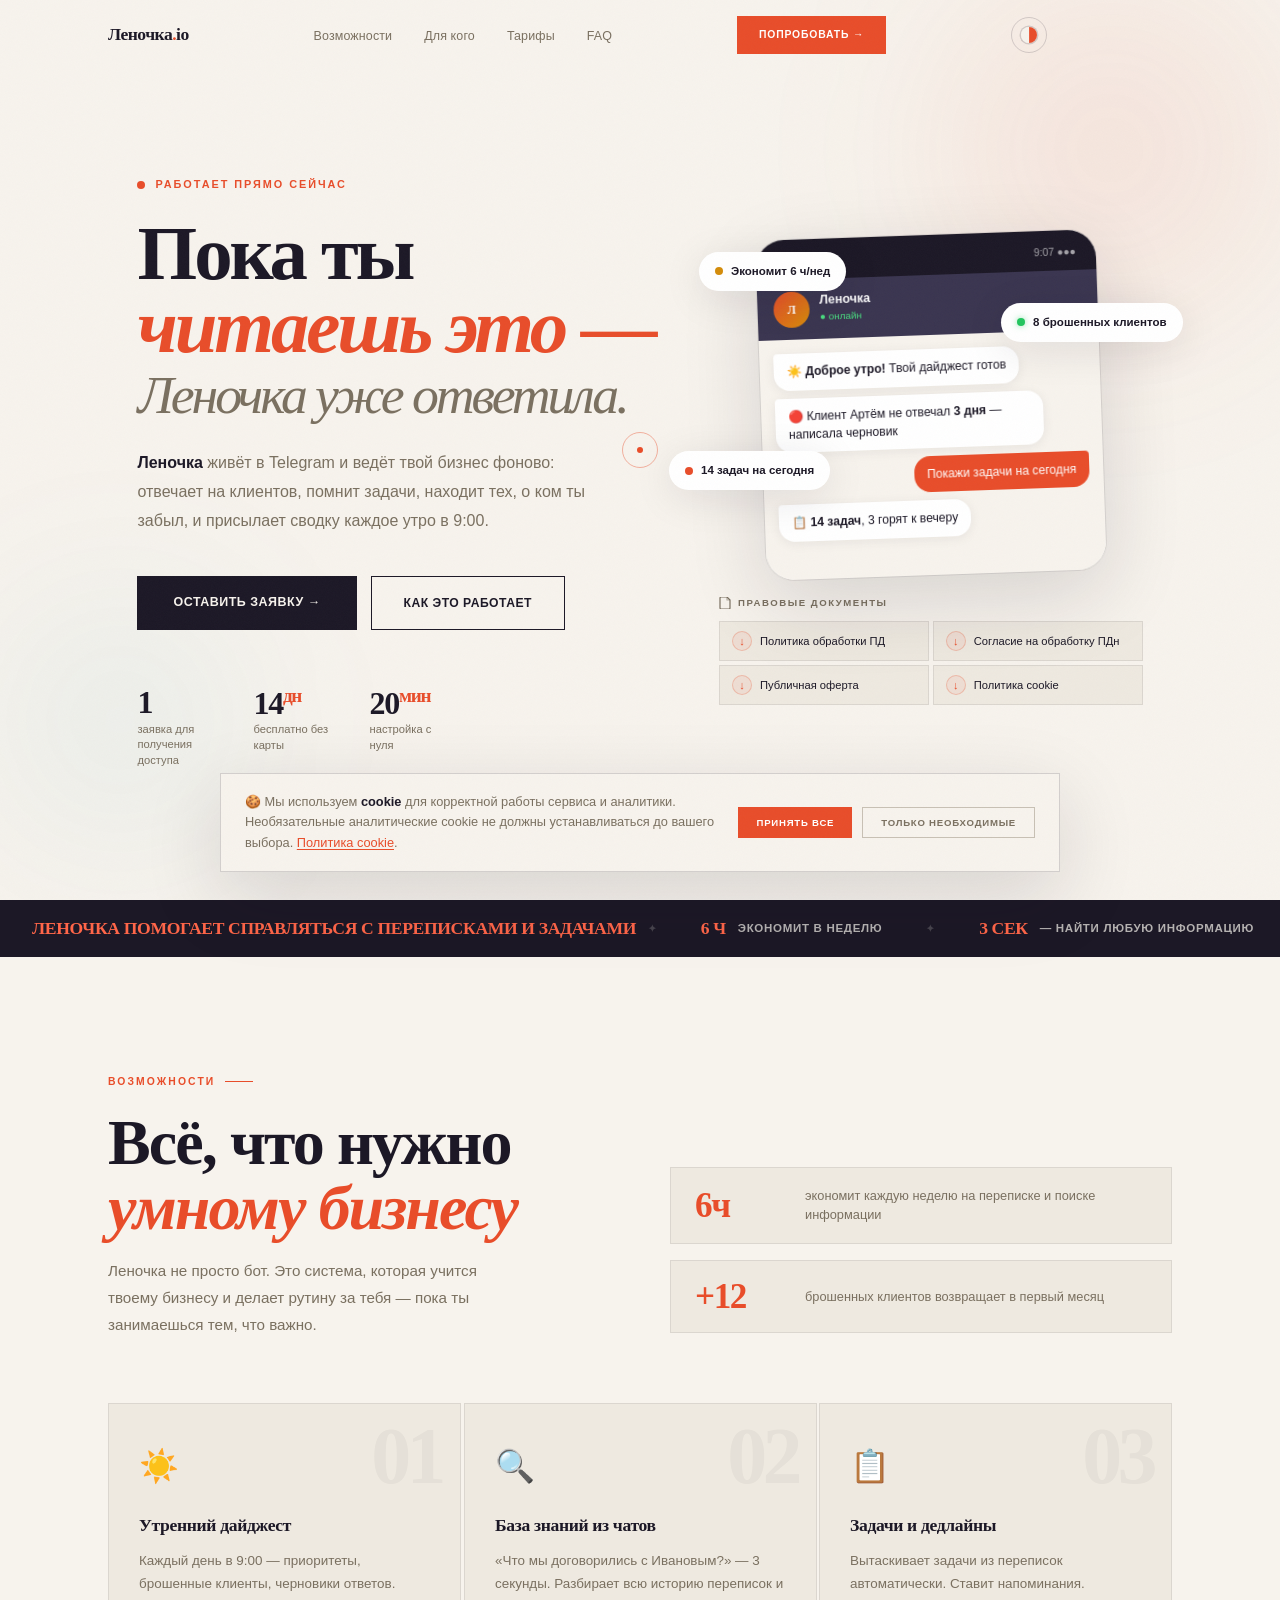
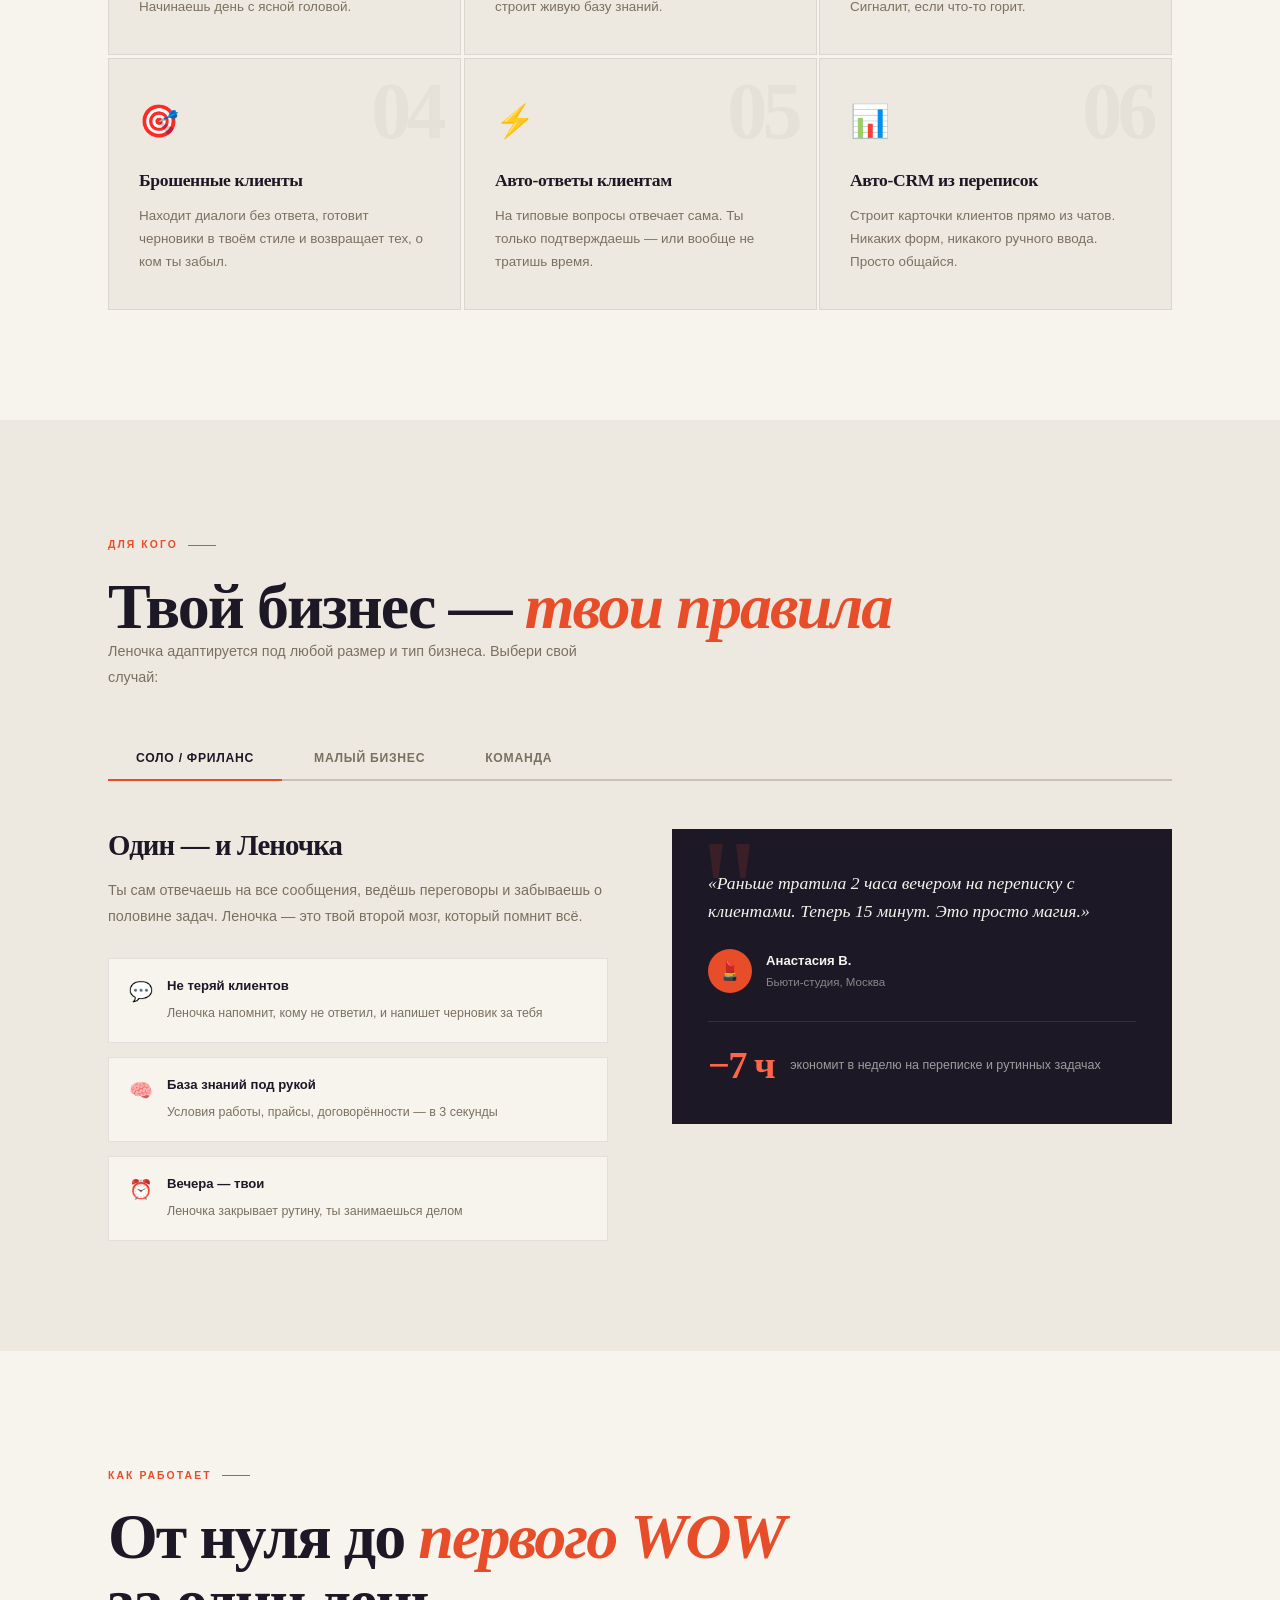
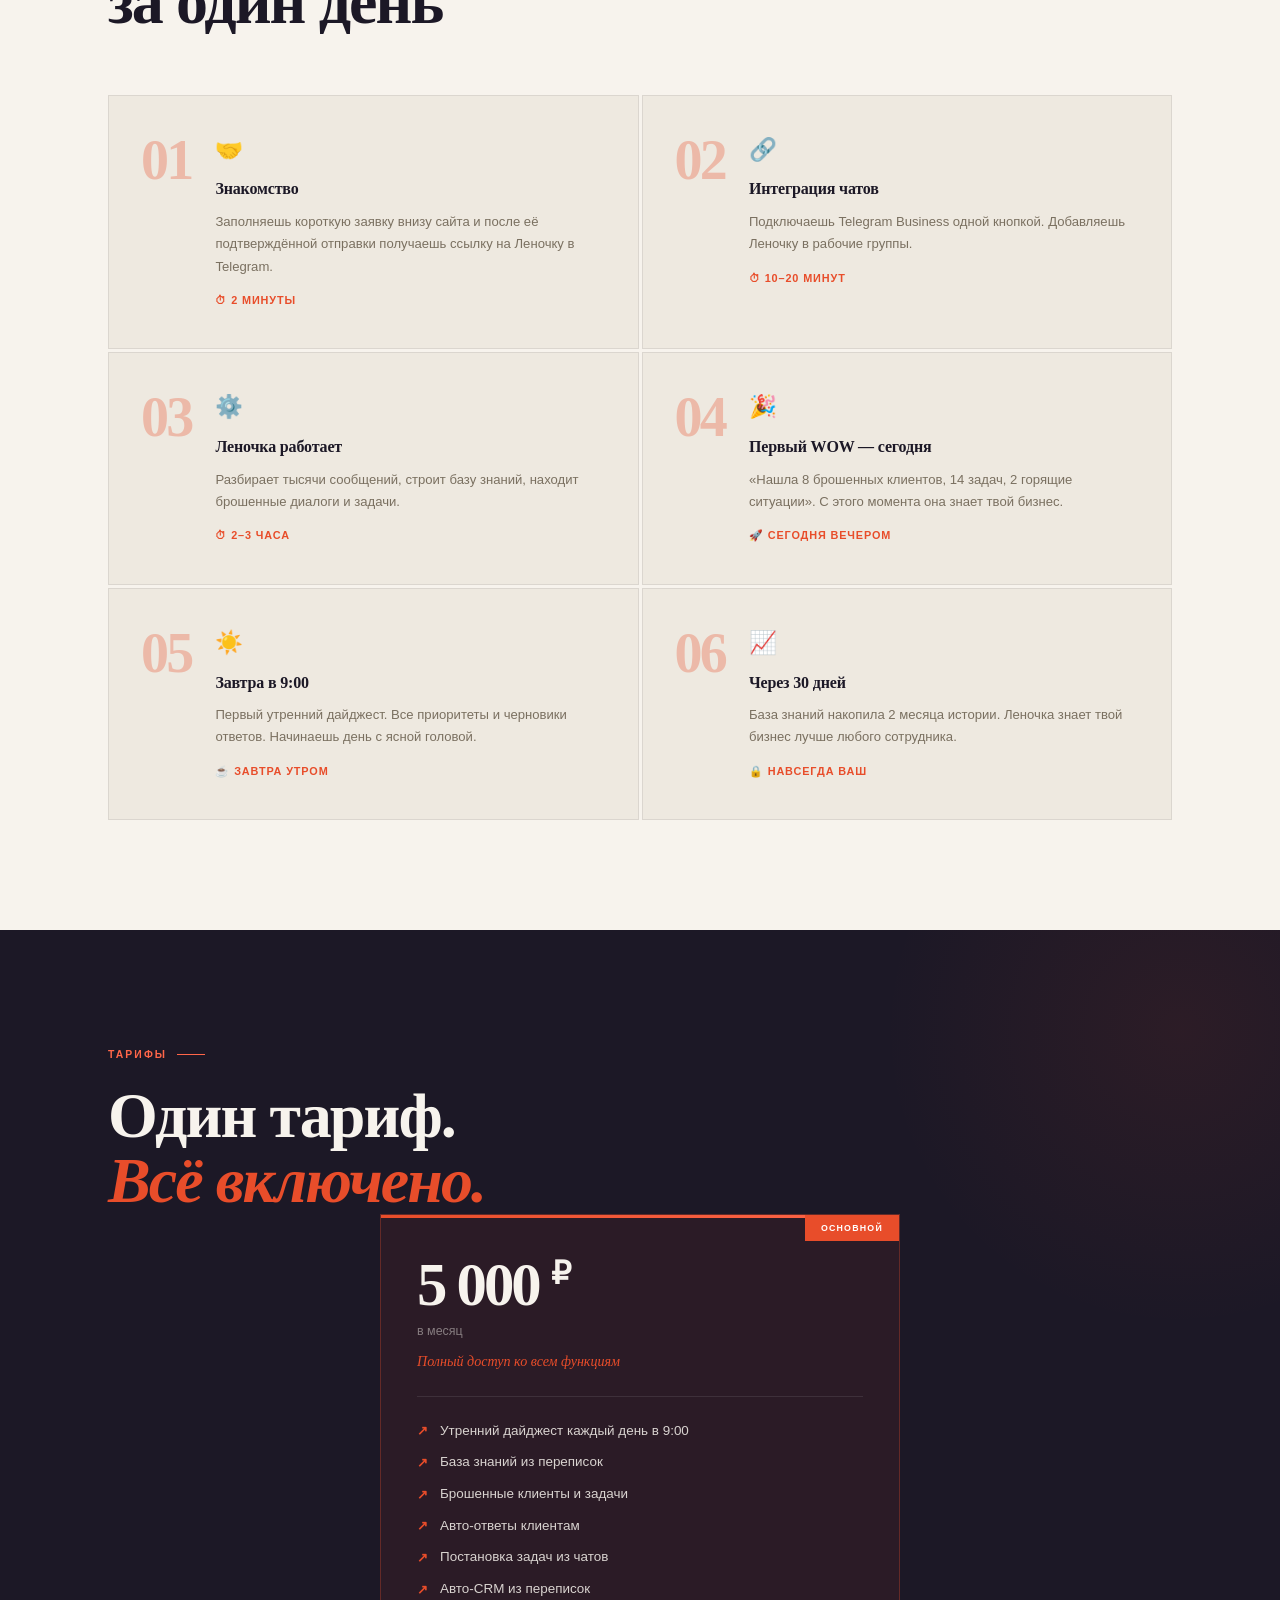
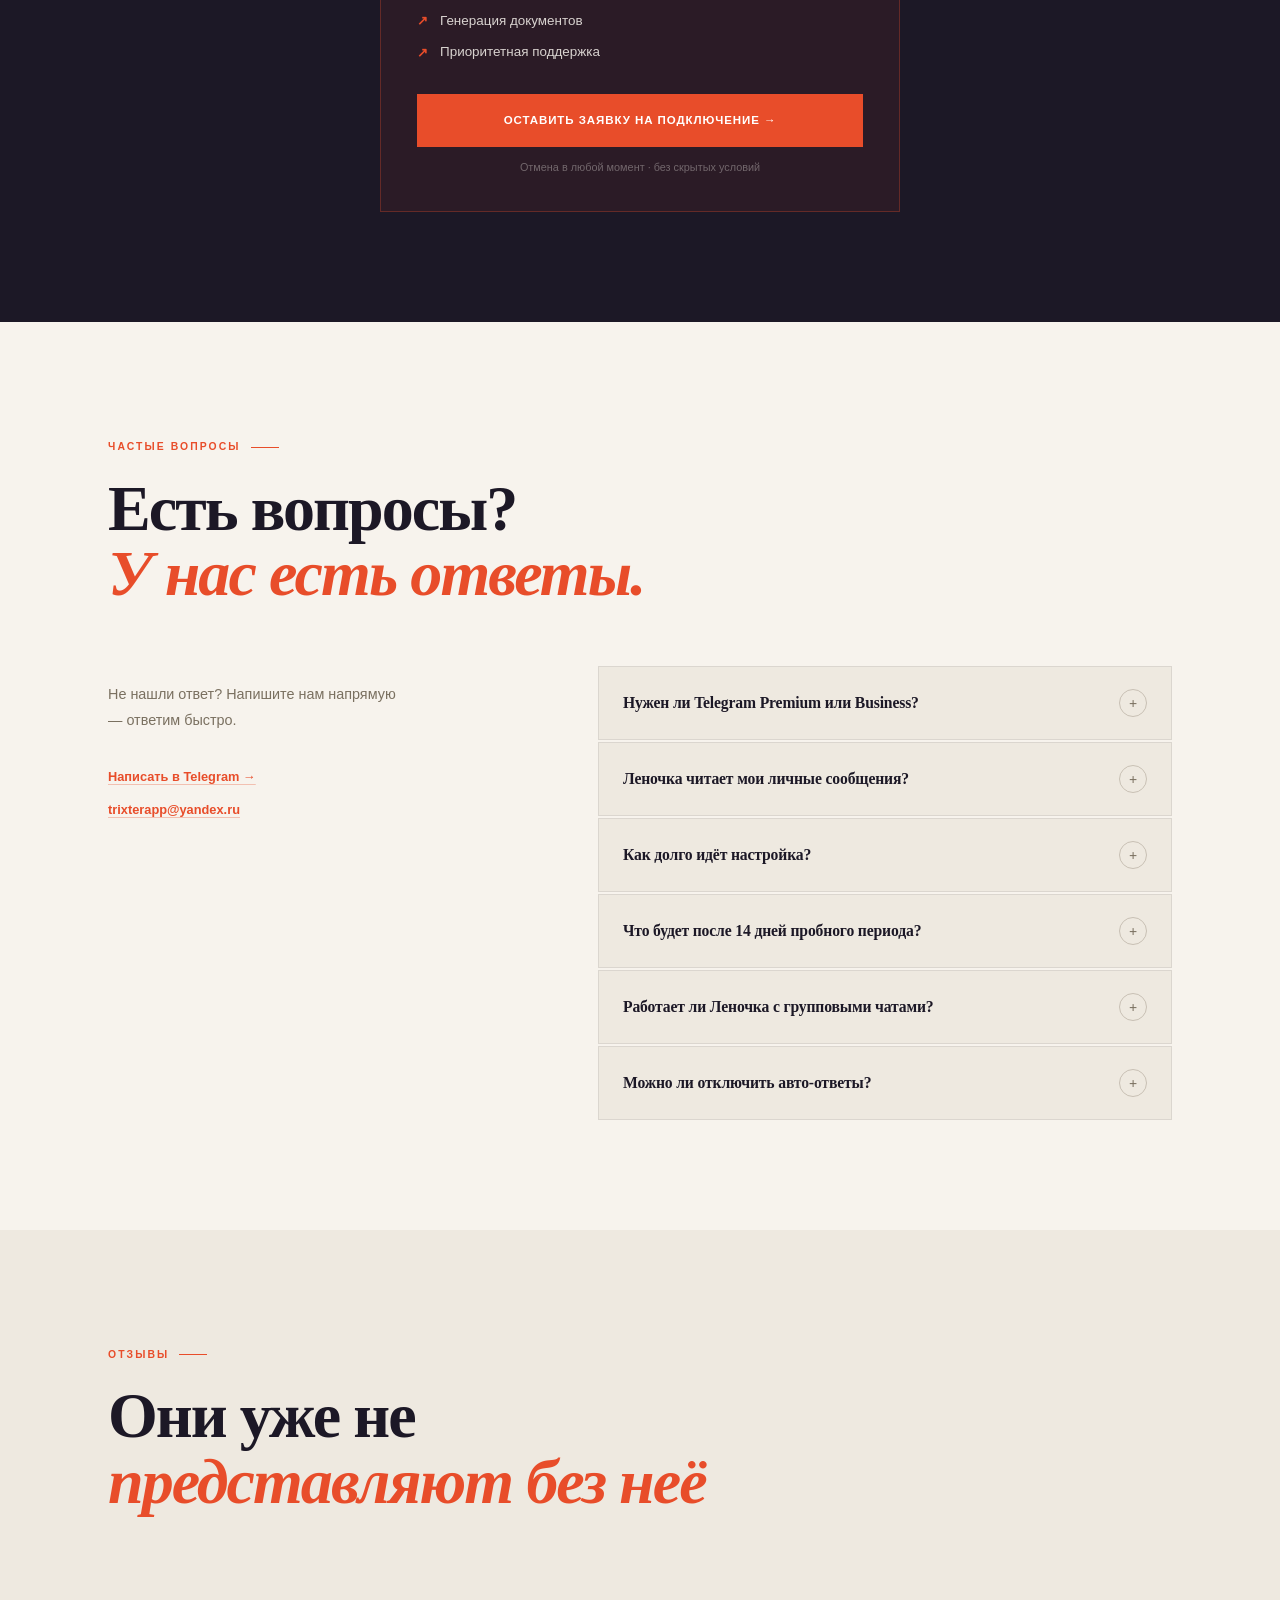
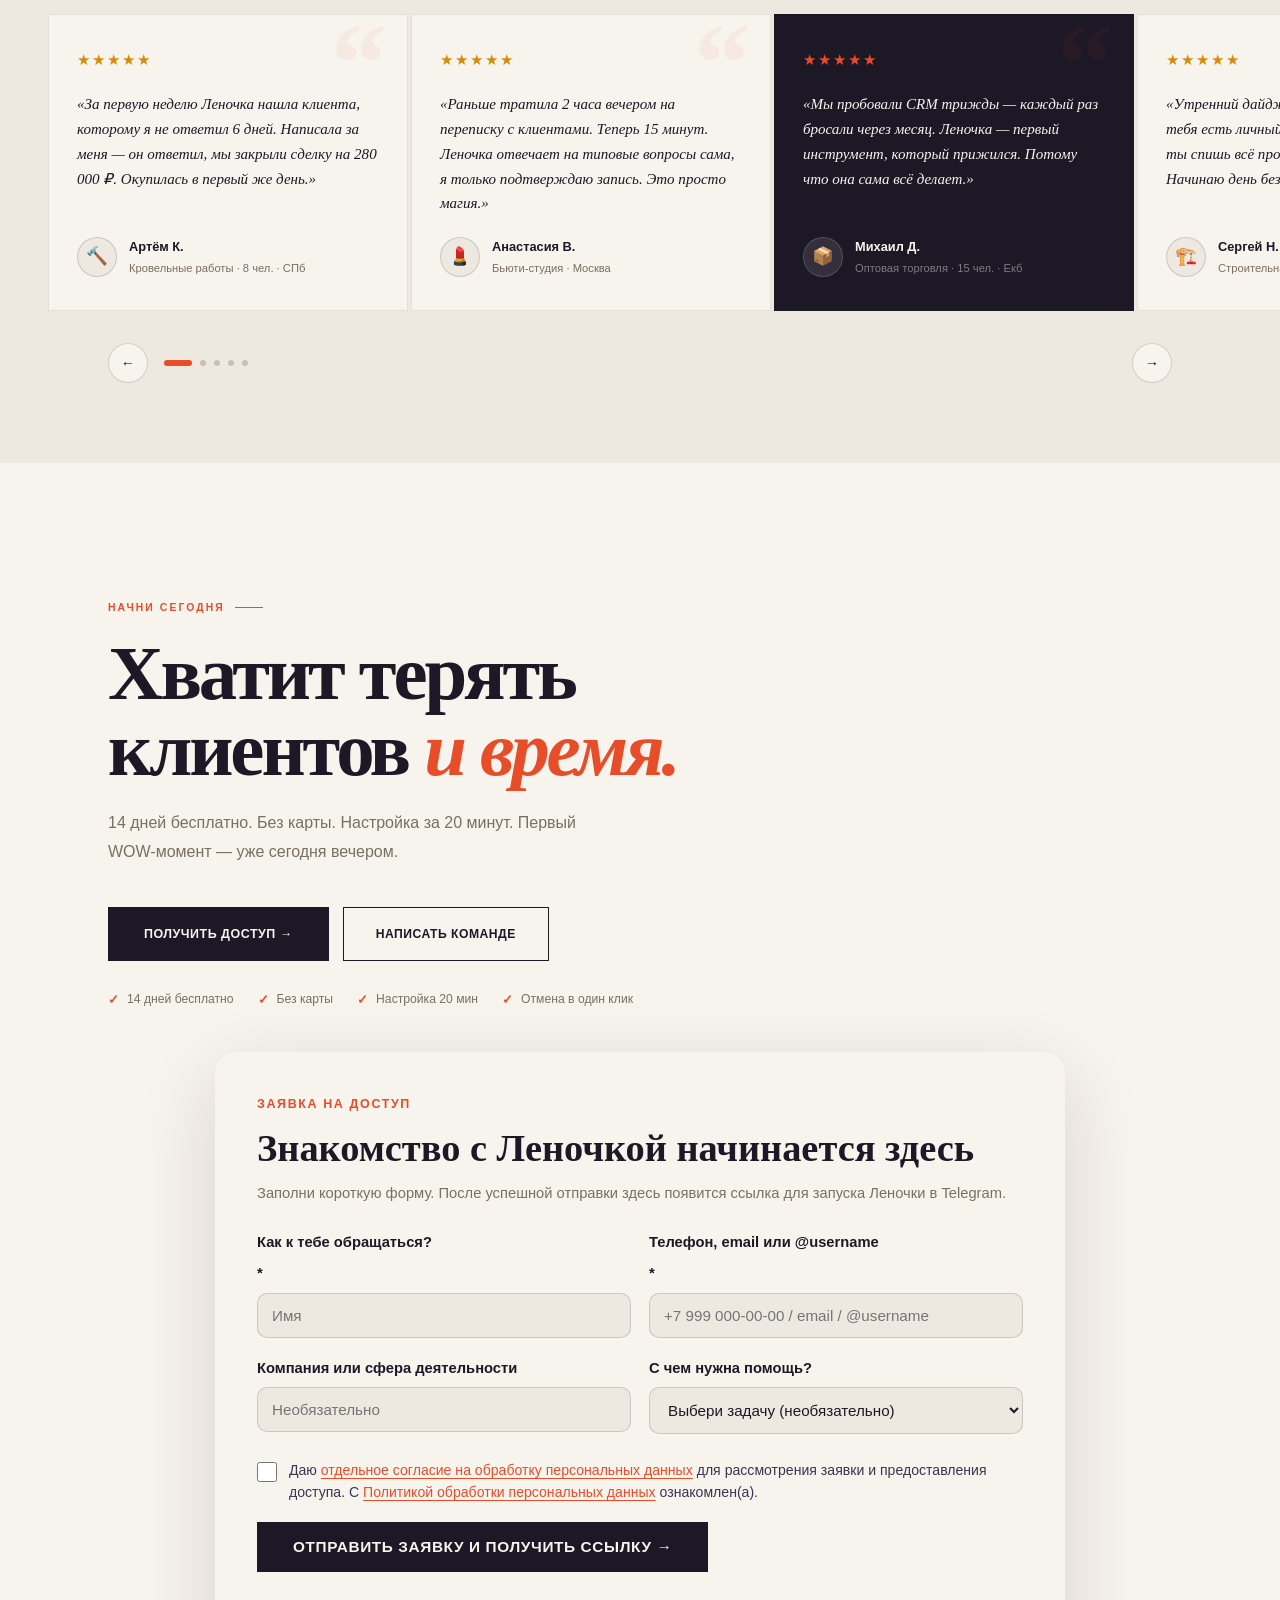
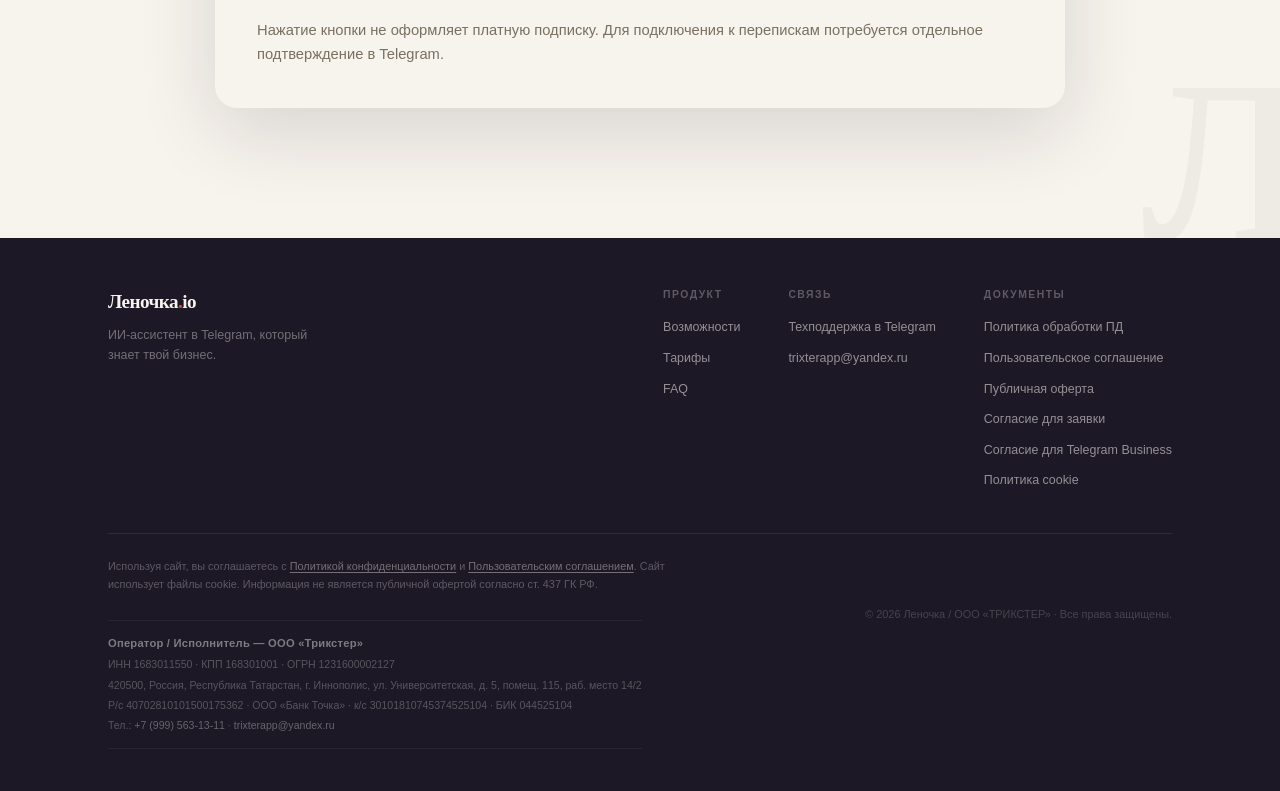
<file: index.html>
<!DOCTYPE html>
<html lang="ru">
<head>
  <meta charset="UTF-8" />
  <meta name="viewport" content="width=device-width, initial-scale=1.0" />
  <meta name="description" content="Леночка — ИИ-ассистент в Telegram для малого бизнеса. Дайджест, задачи, база знаний, брошенные клиенты." />
  <title>Леночка — Твой бизнес-ассистент в Telegram</title>
  <link rel="stylesheet" href="css/style.css" />
</head>
<body>

  <!-- Custom cursor -->
  <div id="cursor-dot"  aria-hidden="true"></div>
  <div id="cursor-ring" aria-hidden="true"></div>

  <!-- Scroll progress -->
  <div id="scroll-progress" aria-hidden="true"></div>

  <!-- ══════════════════════════════════════
       NAV
  ══════════════════════════════════════════ -->
  <header id="nav" role="banner">
    <div class="nav-inner container">
      <a href="#hero" class="nav-logo">Леночка<span class="dot">.</span>io</a>
      <ul class="nav-links" role="list">
        <li><a href="#features">Возможности</a></li>
        <li><a href="#audience">Для кого</a></li>
        <li><a href="#pricing">Тарифы</a></li>
        <li><a href="#faq">FAQ</a></li>
      </ul>
      <a href="#lead-form" class="nav-cta">Попробовать →</a>


      <!-- Theme customiser button + panel -->
      <div class="theme-btn-wrap" id="theme-btn-wrap">
        <button class="nav-icon-btn theme-btn" id="theme-btn" aria-label="Настройки оформления" aria-expanded="false">
          <span class="theme-btn-inner" aria-hidden="true"></span>
        </button>

        <div id="theme-panel" role="dialog" aria-label="Оформление сайта">
          <div class="panel-header">
            <span class="panel-title">Тема</span>
            <button class="panel-close" id="panel-close" aria-label="Закрыть">✕</button>
          </div>
          <div class="panel-section">
            <div class="theme-options">
              <button class="theme-option active" data-theme-val="light" id="opt-light">
                <div class="theme-preview theme-preview-light"></div>
                <span class="theme-option-label">☀️ Светлая</span>
              </button>
              <button class="theme-option" data-theme-val="dark" id="opt-dark">
                <div class="theme-preview theme-preview-dark"></div>
                <span class="theme-option-label">🌙 Тёмная</span>
              </button>
            </div>
          </div>
        </div>
      </div>
      <!-- / theme panel -->

      <div id="theme-backdrop"></div>

      <button class="hamburger" id="hamburger" aria-label="Открыть меню">
        <span></span><span></span><span></span>
      </button>
    </div>
  </header>

  <!-- Mobile menu -->
  <div class="mobile-menu" id="mobile-menu">
    <nav>
      <a href="#features">Возможности</a>
      <a href="#audience">Для кого</a>
      <a href="#pricing">Тарифы</a>
      <a href="#faq">FAQ</a>
      <a href="#lead-form" class="nav-cta" style="display:inline-block;width:fit-content;margin-top:8px;">Попробовать →</a>
    </nav>
  </div>

  <main>

    <!-- ══════════════════════════════════════
         HERO
    ══════════════════════════════════════════ -->
    <section id="hero">
      <div class="hero-blob hero-blob-1" aria-hidden="true"></div>
      <div class="hero-blob hero-blob-2" aria-hidden="true"></div>

      <div class="container">
        <div class="hero-grid">

          <!-- Copy -->
          <div class="hero-copy">
            <div class="hero-eyebrow">
              <span class="live-dot"></span>
              Работает прямо сейчас
            </div>

            <h1 class="hero-h1">
              Пока ты<br>
              <span class="line-coral"><span class="scramble-word" data-final="читаешь">читаешь</span> это —</span><br>
              <span class="line-muted">Леночка уже ответила.</span>
            </h1>

            <p class="hero-sub">
              <strong>Леночка</strong> живёт в Telegram и ведёт твой бизнес фоново:
              отвечает на клиентов, помнит задачи, находит тех, о ком ты забыл,
              и присылает сводку каждое утро в 9:00.
            </p>

            <div class="hero-btns">
              <a href="#lead-form" class="btn-fill">
                <span>Оставить заявку →</span>
              </a>
              <a href="#features" class="btn-outline">Как это работает</a>
            </div>

            <div class="hero-proof">
              <div>
                <div class="proof-num">1</div>
                <div class="proof-label">заявка для получения доступа</div>
              </div>
              <div>
                <div class="proof-num">14<sup>дн</sup></div>
                <div class="proof-label">бесплатно без карты</div>
              </div>
              <div>
                <div class="proof-num">20<sup>мин</sup></div>
                <div class="proof-label">настройка с нуля</div>
              </div>
            </div>
          </div>

          <!-- Visual -->
          <div class="hero-visual">
            <div class="hero-visual-inner">
              <div class="phone-card">
                <div class="phone-status-bar">
                  <span class="phone-app-name">Telegram</span>
                  <span class="phone-status-icons">9:07 ●●●</span>
                </div>
                <div class="phone-chat-header">
                  <div class="chat-ava" aria-hidden="true">Л</div>
                  <div>
                    <div class="chat-name">Леночка</div>
                    <div class="chat-status chat-online">● онлайн</div>
                  </div>
                </div>
                <div class="phone-messages" id="phone-messages" role="log" aria-live="polite">
                  <!-- Injected by JS -->
                </div>
              </div>

              <!-- Floating chips -->
              <div class="float-chip float-chip-1" aria-hidden="true">
                <span class="chip-dot chip-dot-green"></span>
                8 брошенных клиентов
              </div>
              <div class="float-chip float-chip-2" aria-hidden="true">
                <span class="chip-dot chip-dot-coral"></span>
                14 задач на сегодня
              </div>
              <div class="float-chip float-chip-3" aria-hidden="true">
                <span class="chip-dot chip-dot-gold"></span>
                Экономит 6 ч/нед
              </div>
            </div>

            <!-- Документы под иллюстрацией -->
            <div class="hero-docs">
              <div class="hero-docs-label">
                <svg width="12" height="12" viewBox="0 0 12 12" fill="none" aria-hidden="true">
                  <path d="M2 0h6l3 3v8a1 1 0 01-1 1H2a1 1 0 01-1-1V1a1 1 0 011-1z" stroke="currentColor" stroke-width="1.2" stroke-linejoin="round"/>
                  <path d="M8 0v3h3" stroke="currentColor" stroke-width="1.2" stroke-linejoin="round" opacity=".5"/>
                </svg>
                Правовые документы
              </div>
              <div class="hero-docs-grid">
                <a href="legal/privacy.html"
                   class="hero-doc-btn">
                  <span class="hero-doc-btn-arrow">↓</span>
                  <span>Политика обработки ПД</span>
                </a>
                <a href="legal/consent.html"
                   class="hero-doc-btn">
                  <span class="hero-doc-btn-arrow">↓</span>
                  <span>Согласие на обработку ПДн</span>
                </a>
                <a href="legal/offer.html"
                   class="hero-doc-btn">
                  <span class="hero-doc-btn-arrow">↓</span>
                  <span>Публичная оферта</span>
                </a>
                <a href="legal/cookies.html"
                   class="hero-doc-btn">
                  <span class="hero-doc-btn-arrow">↓</span>
                  <span>Политика cookie</span>
                </a>
              </div>
            </div>

          </div>

        </div>
      </div>
    </section>


    <!-- ══════════════════════════════════════
         MARQUEE TICKER
    ══════════════════════════════════════════ -->
    <div id="ticker" aria-hidden="true">
      <div class="ticker-track">
        <!-- repeated twice for seamless loop -->
        <span class="ticker-item"><span class="t-num">Леночка помогает справляться с переписками и задачами</span>
        <span class="ticker-sep">✦</span>
        <span class="ticker-item"><span class="t-num">6 ч</span> экономит в неделю</span>
        <span class="ticker-sep">✦</span>
        <span class="ticker-item"><span class="t-num">3 сек</span> — найти любую информацию</span>
        <span class="ticker-sep">✦</span>
        <span class="ticker-item"><span class="t-num">0</span> потерянных задач</span>
        <span class="ticker-sep">✦</span>
        <span class="ticker-item"><span class="t-num">14 дней</span> бесплатно без карты</span>
        <span class="ticker-sep">✦</span>
        <span class="ticker-item"><span class="t-num">20 мин</span> — настройка с нуля</span>
        <span class="ticker-sep">✦</span>
        <!-- duplicate -->
        <span class="ticker-item"><span class="t-num">2000+</span> бизнесов пользуются Леночкой</span>
        <span class="ticker-sep">✦</span>
        <span class="ticker-item"><span class="t-num">6 ч</span> экономит в неделю</span>
        <span class="ticker-sep">✦</span>
        <span class="ticker-item"><span class="t-num">3 сек</span> — найти любую информацию</span>
        <span class="ticker-sep">✦</span>
        <span class="ticker-item"><span class="t-num">0</span> потерянных задач</span>
        <span class="ticker-sep">✦</span>
        <span class="ticker-item"><span class="t-num">14 дней</span> бесплатно без карты</span>
        <span class="ticker-sep">✦</span>
        <span class="ticker-item"><span class="t-num">20 мин</span> — настройка с нуля</span>
        <span class="ticker-sep">✦</span>
      </div>
    </div>

    <!-- ══════════════════════════════════════
         FEATURES (tilt cards)
    ══════════════════════════════════════════ -->
    <section id="features">
      <div class="container">

        <div class="features-header">
          <div class="features-header-text">
            <div class="section-label reveal">Возможности</div>
            <h2 class="display-h reveal delay-1">
              Всё, что нужно<br>
              <em>умному бизнесу</em>
            </h2>
            <p class="reveal delay-2">Леночка не просто бот. Это система, которая учится твоему бизнесу и делает рутину за тебя — пока ты занимаешься тем, что важно.</p>
          </div>
          <div class="features-header-aside reveal delay-2">
            <div class="aside-stat">
              <div class="aside-num"><span data-counter data-target="6">0</span>ч</div>
              <div class="aside-desc">экономит каждую неделю на переписке и поиске информации</div>
            </div>
            <div class="aside-stat">
              <div class="aside-num">+<span data-counter data-target="12">0</span></div>
              <div class="aside-desc">брошенных клиентов возвращает в первый месяц</div>
            </div>
          </div>
        </div>

        <div class="feat-grid">
          <div class="feat-card reveal delay-1">
            <div class="feat-number" aria-hidden="true">01</div>
            <span class="feat-icon">☀️</span>
            <div class="feat-title">Утренний дайджест</div>
            <p class="feat-desc">Каждый день в 9:00 — приоритеты, брошенные клиенты, черновики ответов. Начинаешь день с ясной головой.</p>
          </div>
          <div class="feat-card reveal delay-2">
            <div class="feat-number" aria-hidden="true">02</div>
            <span class="feat-icon">🔍</span>
            <div class="feat-title">База знаний из чатов</div>
            <p class="feat-desc">«Что мы договорились с Ивановым?» — 3 секунды. Разбирает всю историю переписок и строит живую базу знаний.</p>
          </div>
          <div class="feat-card reveal delay-3">
            <div class="feat-number" aria-hidden="true">03</div>
            <span class="feat-icon">📋</span>
            <div class="feat-title">Задачи и дедлайны</div>
            <p class="feat-desc">Вытаскивает задачи из переписок автоматически. Ставит напоминания. Сигналит, если что-то горит.</p>
          </div>
          <div class="feat-card reveal delay-1">
            <div class="feat-number" aria-hidden="true">04</div>
            <span class="feat-icon">🎯</span>
            <div class="feat-title">Брошенные клиенты</div>
            <p class="feat-desc">Находит диалоги без ответа, готовит черновики в твоём стиле и возвращает тех, о ком ты забыл.</p>
          </div>
          <div class="feat-card reveal delay-2">
            <div class="feat-number" aria-hidden="true">05</div>
            <span class="feat-icon">⚡</span>
            <div class="feat-title">Авто-ответы клиентам</div>
            <p class="feat-desc">На типовые вопросы отвечает сама. Ты только подтверждаешь — или вообще не тратишь время.</p>
          </div>
          <div class="feat-card reveal delay-3">
            <div class="feat-number" aria-hidden="true">06</div>
            <span class="feat-icon">📊</span>
            <div class="feat-title">Авто-CRM из переписок</div>
            <p class="feat-desc">Строит карточки клиентов прямо из чатов. Никаких форм, никакого ручного ввода. Просто общайся.</p>
          </div>
        </div>

      </div>
    </section>

    <!-- ══════════════════════════════════════
         FOR WHOM (tabs)
    ══════════════════════════════════════════ -->
    <section id="audience">
      <div class="container">

        <div class="section-label reveal">Для кого</div>
        <h2 class="display-h reveal delay-1">
          Твой бизнес — <em>твои правила</em>
        </h2>
        <p class="muted reveal delay-2" style="font-size:.9rem;line-height:1.8;max-width:480px;color:var(--muted)">
          Леночка адаптируется под любой размер и тип бизнеса. Выбери свой случай:
        </p>

        <div class="audience-tabs reveal delay-2" role="tablist">
          <button class="aud-tab active" role="tab" data-tab="solo">Соло / фриланс</button>
          <button class="aud-tab" role="tab" data-tab="small">Малый бизнес</button>
          <button class="aud-tab" role="tab" data-tab="team">Команда</button>
        </div>

        <div class="aud-panels">

          <div class="aud-panel active" id="panel-solo" role="tabpanel">
            <div class="aud-panel-text reveal">
              <h3>Один — и Леночка</h3>
              <p>Ты сам отвечаешь на все сообщения, ведёшь переговоры и забываешь о половине задач. Леночка — это твой второй мозг, который помнит всё.</p>
              <div class="aud-bullets">
                <div class="aud-bullet">
                  <span class="aud-bullet-icon">💬</span>
                  <div class="aud-bullet-text">
                    <strong>Не теряй клиентов</strong>
                    <span>Леночка напомнит, кому не ответил, и напишет черновик за тебя</span>
                  </div>
                </div>
                <div class="aud-bullet">
                  <span class="aud-bullet-icon">🧠</span>
                  <div class="aud-bullet-text">
                    <strong>База знаний под рукой</strong>
                    <span>Условия работы, прайсы, договорённости — в 3 секунды</span>
                  </div>
                </div>
                <div class="aud-bullet">
                  <span class="aud-bullet-icon">⏰</span>
                  <div class="aud-bullet-text">
                    <strong>Вечера — твои</strong>
                    <span>Леночка закрывает рутину, ты занимаешься делом</span>
                  </div>
                </div>
              </div>
            </div>
            <div class="aud-panel-quote reveal delay-2">
              <p class="aud-quote-text">«Раньше тратила 2 часа вечером на переписку с клиентами. Теперь 15 минут. Это просто магия.»</p>
              <div class="aud-quote-person">
                <div class="aud-quote-ava" aria-hidden="true">💄</div>
                <div>
                  <div class="aud-quote-name">Анастасия В.</div>
                  <div class="aud-quote-role">Бьюти-студия, Москва</div>
                </div>
              </div>
              <div class="aud-result">
                <div class="aud-result-num">−7 ч</div>
                <div class="aud-result-desc">экономит в неделю на переписке и рутинных задачах</div>
              </div>
            </div>
          </div>

          <div class="aud-panel" id="panel-small" role="tabpanel">
            <div class="aud-panel-text reveal">
              <h3>Малый бизнес без хаоса</h3>
              <p>Куча чатов с командой и клиентами. Договорённости теряются, задачи зависают. Леночка структурирует хаос и ведёт CRM прямо из Telegram.</p>
              <div class="aud-bullets">
                <div class="aud-bullet">
                  <span class="aud-bullet-icon">📦</span>
                  <div class="aud-bullet-text">
                    <strong>Авто-CRM из чатов</strong>
                    <span>Карточки клиентов создаются сами — без ручного ввода</span>
                  </div>
                </div>
                <div class="aud-bullet">
                  <span class="aud-bullet-icon">👥</span>
                  <div class="aud-bullet-text">
                    <strong>Контроль команды</strong>
                    <span>Задачи, дедлайны и статус по каждому сотруднику</span>
                  </div>
                </div>
                <div class="aud-bullet">
                  <span class="aud-bullet-icon">📄</span>
                  <div class="aud-bullet-text">
                    <strong>Генерация документов</strong>
                    <span>Договоры, КП, акты — по шаблону из чата</span>
                  </div>
                </div>
              </div>
            </div>
            <div class="aud-panel-quote reveal delay-2">
              <p class="aud-quote-text">«Леночка нашла клиента, которому я не ответил 6 дней. Написала за меня — он ответил, мы закрыли сделку на 280К.»</p>
              <div class="aud-quote-person">
                <div class="aud-quote-ava" aria-hidden="true">🔨</div>
                <div>
                  <div class="aud-quote-name">Артём К.</div>
                  <div class="aud-quote-role">Кровельные работы, 8 чел., СПб</div>
                </div>
              </div>
              <div class="aud-result">
                <div class="aud-result-num">×4</div>
                <div class="aud-result-desc">окупаемость в первую же неделю</div>
              </div>
            </div>
          </div>

          <div class="aud-panel" id="panel-team" role="tabpanel">
            <div class="aud-panel-text reveal">
              <h3>Команда в синхроне</h3>
              <p>Работаешь с несколькими командами, группами и проектами. Леночка ведёт каждого участника и даёт общую сводку по всем сразу.</p>
              <div class="aud-bullets">
                <div class="aud-bullet">
                  <span class="aud-bullet-icon">🗂️</span>
                  <div class="aud-bullet-text">
                    <strong>Сводка по всей команде</strong>
                    <span>Кто что делает, что горит, что просрочено — с птичьего полёта</span>
                  </div>
                </div>
                <div class="aud-bullet">
                  <span class="aud-bullet-icon">🔔</span>
                  <div class="aud-bullet-text">
                    <strong>Личный контекст у каждого</strong>
                    <span>У каждого сотрудника своя Леночка, знающая его задачи</span>
                  </div>
                </div>
                <div class="aud-bullet">
                  <span class="aud-bullet-icon">📈</span>
                  <div class="aud-bullet-text">
                    <strong>ROI-отчёт каждую неделю</strong>
                    <span>Сколько сэкономила, сколько клиентов вернула, что сделала</span>
                  </div>
                </div>
              </div>
            </div>
            <div class="aud-panel-quote reveal delay-2">
              <p class="aud-quote-text">«Мы пробовали CRM трижды — каждый раз бросали. Леночка — первый инструмент, который прижился. Потому что она сама всё делает.»</p>
              <div class="aud-quote-person">
                <div class="aud-quote-ava" aria-hidden="true">📦</div>
                <div>
                  <div class="aud-quote-name">Михаил Д.</div>
                  <div class="aud-quote-role">Оптовая торговля, 15 чел., Екб</div>
                </div>
              </div>
              <div class="aud-result">
                <div class="aud-result-num">0</div>
                <div class="aud-result-desc">потерянных задач и просроченных дедлайнов за 3 месяца</div>
              </div>
            </div>
          </div>

        </div>
      </div>
    </section>

    <!-- ══════════════════════════════════════
         HOW IT WORKS
    ══════════════════════════════════════════ -->
    <section id="how">
      <div class="container">
        <div class="section-label reveal">Как работает</div>
        <h2 class="display-h reveal delay-1">
          От нуля до <em>первого WOW</em><br>за один день
        </h2>

        <div class="how-grid">
          <div class="how-step reveal delay-1">
            <div class="how-step-n" aria-hidden="true">01</div>
            <div>
              <span class="how-step-icon">🤝</span>
              <div class="how-step-title">Знакомство</div>
              <p class="how-step-desc">Заполняешь короткую заявку внизу сайта и после её подтверждённой отправки получаешь ссылку на Леночку в Telegram.</p>
              <div class="how-step-time">⏱ 2 минуты</div>
            </div>
          </div>
          <div class="how-step reveal delay-2">
            <div class="how-step-n" aria-hidden="true">02</div>
            <div>
              <span class="how-step-icon">🔗</span>
              <div class="how-step-title">Интеграция чатов</div>
              <p class="how-step-desc">Подключаешь Telegram Business одной кнопкой. Добавляешь Леночку в рабочие группы.</p>
              <div class="how-step-time">⏱ 10–20 минут</div>
            </div>
          </div>
          <div class="how-step reveal delay-1">
            <div class="how-step-n" aria-hidden="true">03</div>
            <div>
              <span class="how-step-icon">⚙️</span>
              <div class="how-step-title">Леночка работает</div>
              <p class="how-step-desc">Разбирает тысячи сообщений, строит базу знаний, находит брошенные диалоги и задачи.</p>
              <div class="how-step-time">⏱ 2–3 часа</div>
            </div>
          </div>
          <div class="how-step reveal delay-2">
            <div class="how-step-n" aria-hidden="true">04</div>
            <div>
              <span class="how-step-icon">🎉</span>
              <div class="how-step-title">Первый WOW — сегодня</div>
              <p class="how-step-desc">«Нашла 8 брошенных клиентов, 14 задач, 2 горящие ситуации». С этого момента она знает твой бизнес.</p>
              <div class="how-step-time">🚀 Сегодня вечером</div>
            </div>
          </div>
          <div class="how-step reveal delay-1">
            <div class="how-step-n" aria-hidden="true">05</div>
            <div>
              <span class="how-step-icon">☀️</span>
              <div class="how-step-title">Завтра в 9:00</div>
              <p class="how-step-desc">Первый утренний дайджест. Все приоритеты и черновики ответов. Начинаешь день с ясной головой.</p>
              <div class="how-step-time">☕ Завтра утром</div>
            </div>
          </div>
          <div class="how-step reveal delay-2">
            <div class="how-step-n" aria-hidden="true">06</div>
            <div>
              <span class="how-step-icon">📈</span>
              <div class="how-step-title">Через 30 дней</div>
              <p class="how-step-desc">База знаний накопила 2 месяца истории. Леночка знает твой бизнес лучше любого сотрудника.</p>
              <div class="how-step-time">🔒 Навсегда ваш</div>
            </div>
          </div>
        </div>

      </div>
    </section>

    <!-- ══════════════════════════════════════
         PRICING (with toggle)
    ══════════════════════════════════════════ -->
    <section id="pricing">
      <div class="container">

        <div class="section-label reveal">Тарифы</div>
        <h2 class="display-h reveal delay-1">Один тариф.<br><em>Всё включено.</em></h2>

        <div class="plans-single">

          <div class="plan-duo plan-duo-main reveal delay-2">
            <div class="plan-duo-main-label">Основной</div>
            <div class="plan-duo-price-wrap">
              <div class="plan-duo-price">5 000 <span class="plan-duo-currency">₽</span></div>
              <div class="plan-duo-period">в месяц</div>
            </div>
            <div class="plan-duo-anchor">Полный доступ ко всем функциям</div>
            <div class="plan-duo-divider"></div>
            <ul class="plan-duo-feats">
              <li>Утренний дайджест каждый день в 9:00</li>
              <li>База знаний из переписок</li>
              <li>Брошенные клиенты и задачи</li>
              <li>Авто-ответы клиентам</li>
              <li>Постановка задач из чатов</li>
              <li>Авто-CRM из переписок</li>
              <li>Генерация документов</li>
              <li>Приоритетная поддержка</li>
            </ul>
            <a href="#lead-form"
               class="plan-duo-btn plan-duo-btn-primary">
              Оставить заявку на подключение →
            </a>
            <p class="plan-duo-cancel">Отмена в любой момент · без скрытых условий</p>
          </div>

        </div>

      </div>
    </section>

    <!-- ══════════════════════════════════════
         FAQ
    ══════════════════════════════════════════ -->
    <section id="faq">
      <div class="container">
        <div class="section-label reveal">Частые вопросы</div>
        <h2 class="display-h reveal delay-1">Есть вопросы?<br><em>У нас есть ответы.</em></h2>

        <div class="faq-grid">

          <div class="faq-sticky reveal delay-1">
            <p>Не нашли ответ? Напишите нам напрямую — ответим быстро.</p>
            <div class="faq-cta-mini">
              <a href="https://t.me/dowedo_ru" target="_blank" rel="noopener noreferrer">Написать в Telegram →</a>
              <a href="mailto:trixterapp@yandex.ru">trixterapp@yandex.ru</a>
            </div>
          </div>

          <div class="faq-list reveal delay-2">

            <div class="faq-item">
              <button class="faq-q" aria-expanded="false">
                Нужен ли Telegram Premium или Business?
                <span class="faq-icon" aria-hidden="true">+</span>
              </button>
              <div class="faq-a" role="region">
                <p>Для базового функционала достаточно обычного Telegram. Для автоответов клиентам и чтения входящих сообщений нужен <strong>Telegram Business</strong> — доступность и стоимость функций определяются условиями Telegram. Подключение выполняется в настройках мессенджера.</p>
              </div>
            </div>

            <div class="faq-item">
              <button class="faq-q" aria-expanded="false">
                Леночка читает мои личные сообщения?
                <span class="faq-icon" aria-hidden="true">+</span>
              </button>
              <div class="faq-a" role="region">
                <p>Леночка получает доступ только к тем чатам, которые вы сами укажете. Личные переписки, не связанные с бизнесом, остаются приватными. Данные могут обрабатываться техническими подрядчиками и поставщиками ИИ в пределах необходимых целей и предусмотренных законом оснований. Перед подключением потребуется отдельное информирование и оформление необходимых оснований. Подробнее — в <a href="legal/privacy.html" style="color:var(--coral)">Политике конфиденциальности</a>.</p>
              </div>
            </div>

            <div class="faq-item">
              <button class="faq-q" aria-expanded="false">
                Как долго идёт настройка?
                <span class="faq-icon" aria-hidden="true">+</span>
              </button>
              <div class="faq-a" role="region">
                <p>Знакомство — 2 минуты. Подключение чатов — 10–20 минут. Первый анализ истории — 2–3 часа (это Леночка работает в фоне, вы занимаетесь своими делами). <strong>Итого: вечером того же дня</strong> вы уже получаете первый отчёт.</p>
              </div>
            </div>

            <div class="faq-item">
              <button class="faq-q" aria-expanded="false">
                Что будет после 14 дней пробного периода?
                <span class="faq-icon" aria-hidden="true">+</span>
              </button>
              <div class="faq-a" role="region">
                <p>Мы напомним за 3 дня до окончания триала. Вы можете выбрать подходящий тариф или просто не продлевать — <strong>без автосписания</strong>, без обязательств. Карта не требуется даже при регистрации.</p>
              </div>
            </div>

            <div class="faq-item">
              <button class="faq-q" aria-expanded="false">
                Работает ли Леночка с групповыми чатами?
                <span class="faq-icon" aria-hidden="true">+</span>
              </button>
              <div class="faq-a" role="region">
                <p>Да. Вы добавляете Леночку в рабочие группы (с командой, поставщиками, клиентами) — и она отслеживает задачи, договорённости и важные события сразу во всех чатах. На тарифе «Бизнес» и выше — без лимита на количество групп.</p>
              </div>
            </div>

            <div class="faq-item">
              <button class="faq-q" aria-expanded="false">
                Можно ли отключить авто-ответы?
                <span class="faq-icon" aria-hidden="true">+</span>
              </button>
              <div class="faq-a" role="region">
                <p>Конечно. Авто-ответы — это не обязательная функция. Вы настраиваете, в каких чатах и на какие вопросы Леночка отвечает сама, а где только <strong>предлагает черновик</strong> для вашего подтверждения.</p>
              </div>
            </div>

          </div>
        </div>
      </div>
    </section>

    <!-- ══════════════════════════════════════
         TESTIMONIALS — card carousel
    ══════════════════════════════════════════ -->
    <section id="testimonials">
      <div class="container">
        <div class="section-label reveal">Отзывы</div>
        <h2 class="display-h reveal delay-1">Они уже не<br><em>представляют без неё</em></h2>
      </div>

      <div class="testi-track-outer reveal delay-2">
        <div class="testi-track-wrap" id="testi-track-wrap">
          <div class="testi-track" id="testi-track">

            <div class="testi-card-v2">
              <div class="testi-stars">★★★★★</div>
              <p class="testi-q-v2">«За первую неделю Леночка нашла клиента, которому я не ответил 6 дней. Написала за меня — он ответил, мы закрыли сделку на 280 000 ₽. Окупилась в первый же день.»</p>
              <div class="testi-person-v2">
                <div class="testi-ava-v2" aria-hidden="true">🔨</div>
                <div>
                  <div class="testi-name-v2">Артём К.</div>
                  <div class="testi-role-v2">Кровельные работы · 8 чел. · СПб</div>
                </div>
              </div>
            </div>

            <div class="testi-card-v2">
              <div class="testi-stars">★★★★★</div>
              <p class="testi-q-v2">«Раньше тратила 2 часа вечером на переписку с клиентами. Теперь 15 минут. Леночка отвечает на типовые вопросы сама, я только подтверждаю запись. Это просто магия.»</p>
              <div class="testi-person-v2">
                <div class="testi-ava-v2" aria-hidden="true">💄</div>
                <div>
                  <div class="testi-name-v2">Анастасия В.</div>
                  <div class="testi-role-v2">Бьюти-студия · Москва</div>
                </div>
              </div>
            </div>

            <div class="testi-card-v2">
              <div class="testi-stars">★★★★★</div>
              <p class="testi-q-v2">«Мы пробовали CRM трижды — каждый раз бросали через месяц. Леночка — первый инструмент, который прижился. Потому что она сама всё делает.»</p>
              <div class="testi-person-v2">
                <div class="testi-ava-v2" aria-hidden="true">📦</div>
                <div>
                  <div class="testi-name-v2">Михаил Д.</div>
                  <div class="testi-role-v2">Оптовая торговля · 15 чел. · Екб</div>
                </div>
              </div>
            </div>

            <div class="testi-card-v2">
              <div class="testi-stars">★★★★★</div>
              <p class="testi-q-v2">«Утренний дайджест — это как будто у тебя есть личный помощник, который пока ты спишь всё просмотрел и выделил главное. Начинаю день без тревоги.»</p>
              <div class="testi-person-v2">
                <div class="testi-ava-v2" aria-hidden="true">🏗️</div>
                <div>
                  <div class="testi-name-v2">Сергей Н.</div>
                  <div class="testi-role-v2">Строительная компания · 22 чел.</div>
                </div>
              </div>
            </div>

            <div class="testi-card-v2">
              <div class="testi-stars">★★★★★</div>
              <p class="testi-q-v2">«Наконец-то нашла сервис, который не нужно учить месяцами. Настроила за вечер, утром получила первый дайджест. Всё интуитивно и работает.»</p>
              <div class="testi-person-v2">
                <div class="testi-ava-v2" aria-hidden="true">🌸</div>
                <div>
                  <div class="testi-name-v2">Ольга М.</div>
                  <div class="testi-role-v2">Детский центр · Казань</div>
                </div>
              </div>
            </div>

          </div>
        </div>
      </div>

      <div class="container">
        <div class="testi-controls">
          <button class="testi-nav-btn" id="testi-prev" aria-label="Предыдущий">←</button>
          <div class="testi-dots" id="testi-dots" role="tablist">
            <button class="testi-dot active" data-idx="0" role="tab" aria-label="Отзыв 1"></button>
            <button class="testi-dot" data-idx="1" role="tab" aria-label="Отзыв 2"></button>
            <button class="testi-dot" data-idx="2" role="tab" aria-label="Отзыв 3"></button>
            <button class="testi-dot" data-idx="3" role="tab" aria-label="Отзыв 4"></button>
            <button class="testi-dot" data-idx="4" role="tab" aria-label="Отзыв 5"></button>
          </div>
          <button class="testi-nav-btn" id="testi-next" aria-label="Следующий">→</button>
        </div>
      </div>

    </section>

    <!-- ══════════════════════════════════════
         CTA
    ══════════════════════════════════════════ -->
    <section id="cta">
      <div class="cta-bg-text" aria-hidden="true">Л</div>
      <div class="container cta-inner">
        <div class="section-label reveal">Начни сегодня</div>
        <h2 class="cta-h reveal delay-1">
          Хватит терять<br>
          клиентов <em>и время.</em>
        </h2>
        <p class="cta-sub reveal delay-2">
          14 дней бесплатно. Без карты. Настройка за 20 минут.
          Первый WOW-момент — уже сегодня вечером.
        </p>
        <div class="cta-btns reveal delay-3">
          <a href="#lead-form" class="btn-fill">
            <span>Получить доступ →</span>
          </a>
          <a href="mailto:trixterapp@yandex.ru" class="btn-outline">Написать команде</a>
        </div>
        <div class="cta-trust reveal delay-4">
          <span class="trust-item">14 дней бесплатно</span>
          <span class="trust-item">Без карты</span>
          <span class="trust-item">Настройка 20 мин</span>
          <span class="trust-item">Отмена в один клик</span>
        </div>
        <div class="lead-form-card reveal" id="lead-form" tabindex="-1">
          <div class="lead-form-intro">
            <div class="lead-form-kicker">Заявка на доступ</div>
            <h3>Знакомство с Леночкой начинается здесь</h3>
            <p>Заполни короткую форму. После успешной отправки здесь появится ссылка для запуска Леночки в Telegram.</p>
          </div>
          <form id="lead-form-fields" action="/api/lead" method="post">
            <div class="lead-form-grid">
              <label>Как к тебе обращаться? <span aria-hidden="true">*</span>
                <input name="name" type="text" autocomplete="name" maxlength="100" required placeholder="Имя" />
              </label>
              <label>Телефон, email или @username <span aria-hidden="true">*</span>
                <input name="contact" type="text" autocomplete="email" maxlength="120" required placeholder="+7 999 000-00-00 / email / @username" />
              </label>
              <label>Компания или сфера деятельности
                <input name="business" type="text" maxlength="150" placeholder="Необязательно" />
              </label>
              <label>С чем нужна помощь?
                <select name="goal">
                  <option value="">Выбери задачу (необязательно)</option>
                  <option value="Чаты и ответы">Переписки и ответы клиентам</option>
                  <option value="Задачи">Задачи, обещания и напоминания</option>
                  <option value="Дайджесты">Дайджесты и итоги дня</option>
                  <option value="Команда">Работа с командой</option>
                  <option value="Другое">Другое</option>
                </select>
              </label>
            </div>
            <div class="lead-honeypot" aria-hidden="true"><label>Служебное поле <input name="website" tabindex="-1" autocomplete="off" /></label></div>
            <label class="lead-consent">
              <input type="checkbox" name="consent" required />
              <span>Даю <a href="legal/consent.html" target="_blank" rel="noopener">отдельное согласие на обработку персональных данных</a> для рассмотрения заявки и предоставления доступа. С <a href="legal/privacy.html" target="_blank" rel="noopener">Политикой обработки персональных данных</a> ознакомлен(а).</span>
            </label>
            <button type="submit" class="btn-fill lead-submit">Отправить заявку и получить ссылку →</button>
            <p class="lead-state" id="lead-state" role="status" aria-live="polite"></p>
            <p class="lead-note">Нажатие кнопки не оформляет платную подписку. Для подключения к перепискам потребуется отдельное подтверждение в Telegram.</p>
          </form>
          <div class="lead-success" id="lead-success" hidden>
            <h3>Заявка принята</h3>
            <p>Спасибо! Доступ к Telegram-ассистенту открыт по ссылке ниже.</p>
            <a id="lead-bot-link" class="btn-fill" href="#" target="_blank" rel="noopener noreferrer" hidden>Перейти к Леночке в Telegram →</a>
          </div>
        </div>
      </div>
    </section>

  </main>

  <!-- ══════════════════════════════════════
       FOOTER
  ══════════════════════════════════════════ -->
  <footer id="site-footer">
    <div class="container">
      <div class="footer-top">
        <div class="footer-brand">
          <div class="footer-logo-v2">Леночка<span class="dot">.</span>io</div>
          <p>ИИ-ассистент в Telegram, который знает твой бизнес.</p>
        </div>
        <div class="footer-cols">
          <div class="footer-col">
            <h4>Продукт</h4>
            <a href="#features">Возможности</a>
            <a href="#pricing">Тарифы</a>
            <a href="#faq">FAQ</a>
          </div>
          <div class="footer-col">
            <h4>Связь</h4>
            <a href="https://t.me/dowedo_ru" target="_blank" rel="noopener noreferrer">Техподдержка в Telegram</a>
            <a href="mailto:trixterapp@yandex.ru">trixterapp@yandex.ru</a>
          </div>
          <div class="footer-col">
            <h4>Документы</h4>
            <a href="legal/privacy.html">Политика обработки ПД</a>
            <a href="legal/terms.html">Пользовательское соглашение</a>
            <a href="legal/offer.html">Публичная оферта</a>
            <a href="legal/consent.html">Согласие для заявки</a>
            <a href="legal/telegram-consent.html">Согласие для Telegram Business</a>
            <a href="legal/cookies.html">Политика cookie</a>
          </div>
        </div>
      </div>
      <div class="footer-bottom">
        <div class="footer-disclaimer-v2">
          Используя сайт, вы соглашаетесь с <a href="legal/privacy.html">Политикой конфиденциальности</a> и <a href="legal/consent.html">Пользовательским соглашением</a>. Сайт использует файлы cookie. Информация не является публичной офертой согласно ст.&nbsp;437 ГК РФ.
        </div>
        <div class="footer-requisites">
          <span class="footer-req-operator">Оператор&nbsp;/ Исполнитель — ООО «Трикстер»</span>
          <span>ИНН&nbsp;1683011550 · КПП&nbsp;168301001 · ОГРН&nbsp;1231600002127</span>
          <span>420500, Россия, Республика Татарстан, г.&nbsp;Иннополис, ул.&nbsp;Университетская, д.&nbsp;5, помещ.&nbsp;115, раб.&nbsp;место&nbsp;14/2</span>
          <span>Р/с&nbsp;40702810101500175362 · ООО «Банк Точка» · к/с&nbsp;30101810745374525104 · БИК&nbsp;044525104</span>
          <span>Тел.: <a href="tel:+79995631311">+7&nbsp;(999)&nbsp;563-13-11</a> · <a href="mailto:trixterapp@yandex.ru">trixterapp@yandex.ru</a></span>
        </div>
        <div class="footer-copy">© 2026 Леночка / ООО «ТРИКСТЕР» · Все права защищены.</div>
      </div>
    </div>
  </footer>

  <!-- STICKY BAR -->
  <div id="sticky-bar">
    <span class="sticky-text-v2"><strong>Леночка</strong> — 14 дней бесплатно</span>
    <a href="#lead-form" class="nav-cta">Попробовать →</a>
  </div>

  <!-- COOKIE BANNER -->
  <div id="cookie-banner" class="hidden" role="dialog" aria-label="Уведомление о cookies">
    <div class="cookie-inner">
      <div class="cookie-text">
        🍪 Мы используем <strong>cookie</strong> для корректной работы сервиса и аналитики.
        Необязательные аналитические cookie не должны устанавливаться до вашего выбора. <a href="legal/cookies.html">Политика cookie</a>.
      </div>
      <div class="cookie-actions">
        <button class="cookie-btn cookie-btn-accept" id="cookie-accept">Принять все</button>
        <button class="cookie-btn cookie-btn-decline" id="cookie-decline">Только необходимые</button>
      </div>
    </div>
  </div>

  <script src="js/main.js" defer></script>
</body>
</html>
</file>
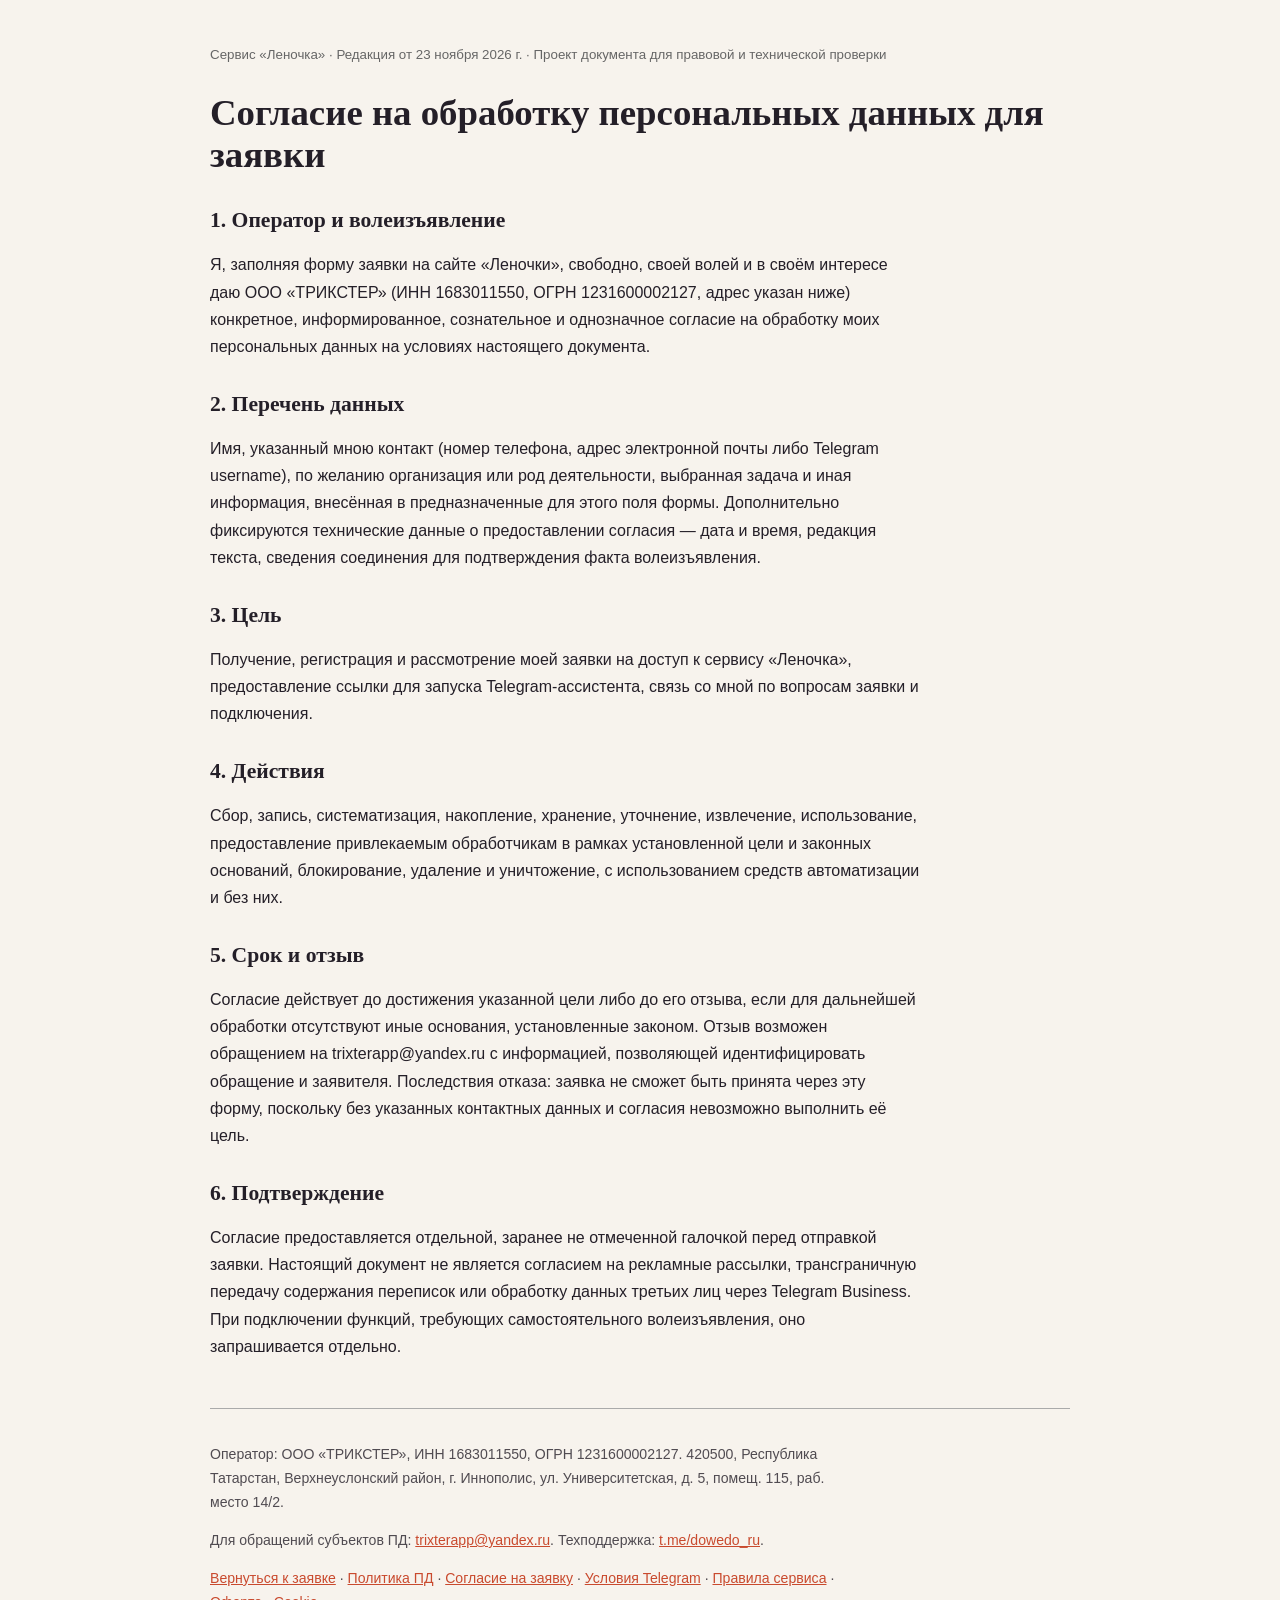
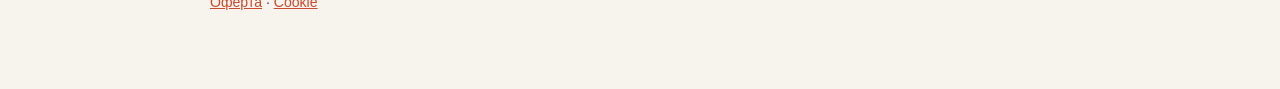
<file: legal/consent.html>
<!doctype html><html lang="ru"><head><meta charset="utf-8"><meta name="viewport" content="width=device-width,initial-scale=1"><title>Согласие на обработку персональных данных для заявки — Леночка</title><style>body{font:16px/1.7 Arial,Helvetica,sans-serif;max-width:860px;margin:40px auto;padding:0 22px;color:#241f28;background:#f7f3ed}h1{font:700 2.3em Georgia,serif;line-height:1.15}h2{font:700 1.35em Georgia,serif;margin-top:32px}p,li{max-width:80ch}a{color:#c94a2e}footer{border-top:1px solid #aaa;margin-top:48px;padding:20px 0;font-size:.88rem;color:#504b51}small{color:#666}strong{font-weight:700}</style></head><body><small>Сервис «Леночка» · Редакция от 23 ноября 2026 г. · Проект документа для правовой и технической проверки</small><h1>Согласие на обработку персональных данных для заявки</h1><h2>1. Оператор и волеизъявление</h2><p>Я, заполняя форму заявки на сайте «Леночки», свободно, своей волей и в своём интересе даю ООО «ТРИКСТЕР» (ИНН 1683011550, ОГРН 1231600002127, адрес указан ниже) конкретное, информированное, сознательное и однозначное согласие на обработку моих персональных данных на условиях настоящего документа.</p><h2>2. Перечень данных</h2><p>Имя, указанный мною контакт (номер телефона, адрес электронной почты либо Telegram username), по желанию организация или род деятельности, выбранная задача и иная информация, внесённая в предназначенные для этого поля формы. Дополнительно фиксируются технические данные о предоставлении согласия — дата и время, редакция текста, сведения соединения для подтверждения факта волеизъявления.</p><h2>3. Цель</h2><p>Получение, регистрация и рассмотрение моей заявки на доступ к сервису «Леночка», предоставление ссылки для запуска Telegram-ассистента, связь со мной по вопросам заявки и подключения.</p><h2>4. Действия</h2><p>Сбор, запись, систематизация, накопление, хранение, уточнение, извлечение, использование, предоставление привлекаемым обработчикам в рамках установленной цели и законных оснований, блокирование, удаление и уничтожение, с использованием средств автоматизации и без них.</p><h2>5. Срок и отзыв</h2><p>Согласие действует до достижения указанной цели либо до его отзыва, если для дальнейшей обработки отсутствуют иные основания, установленные законом. Отзыв возможен обращением на trixterapp@yandex.ru с информацией, позволяющей идентифицировать обращение и заявителя. Последствия отказа: заявка не сможет быть принята через эту форму, поскольку без указанных контактных данных и согласия невозможно выполнить её цель.</p><h2>6. Подтверждение</h2><p>Согласие предоставляется отдельной, заранее не отмеченной галочкой перед отправкой заявки. Настоящий документ не является согласием на рекламные рассылки, трансграничную передачу содержания переписок или обработку данных третьих лиц через Telegram Business. При подключении функций, требующих самостоятельного волеизъявления, оно запрашивается отдельно.</p><footer><p>Оператор: ООО «ТРИКСТЕР», ИНН 1683011550, ОГРН 1231600002127. 420500, Республика Татарстан, Верхнеуслонский район, г. Иннополис, ул. Университетская, д. 5, помещ. 115, раб. место 14/2.</p><p>Для обращений субъектов ПД: <a href="mailto:trixterapp@yandex.ru">trixterapp@yandex.ru</a>. Техподдержка: <a href="https://t.me/dowedo_ru">t.me/dowedo_ru</a>.</p><p><a href="../index.html#lead-form">Вернуться к заявке</a> · <a href="privacy.html">Политика ПД</a> · <a href="consent.html">Согласие на заявку</a> · <a href="telegram-consent.html">Условия Telegram</a> · <a href="terms.html">Правила сервиса</a> · <a href="offer.html">Оферта</a> · <a href="cookies.html">Cookie</a></p></footer></body></html>
</file>
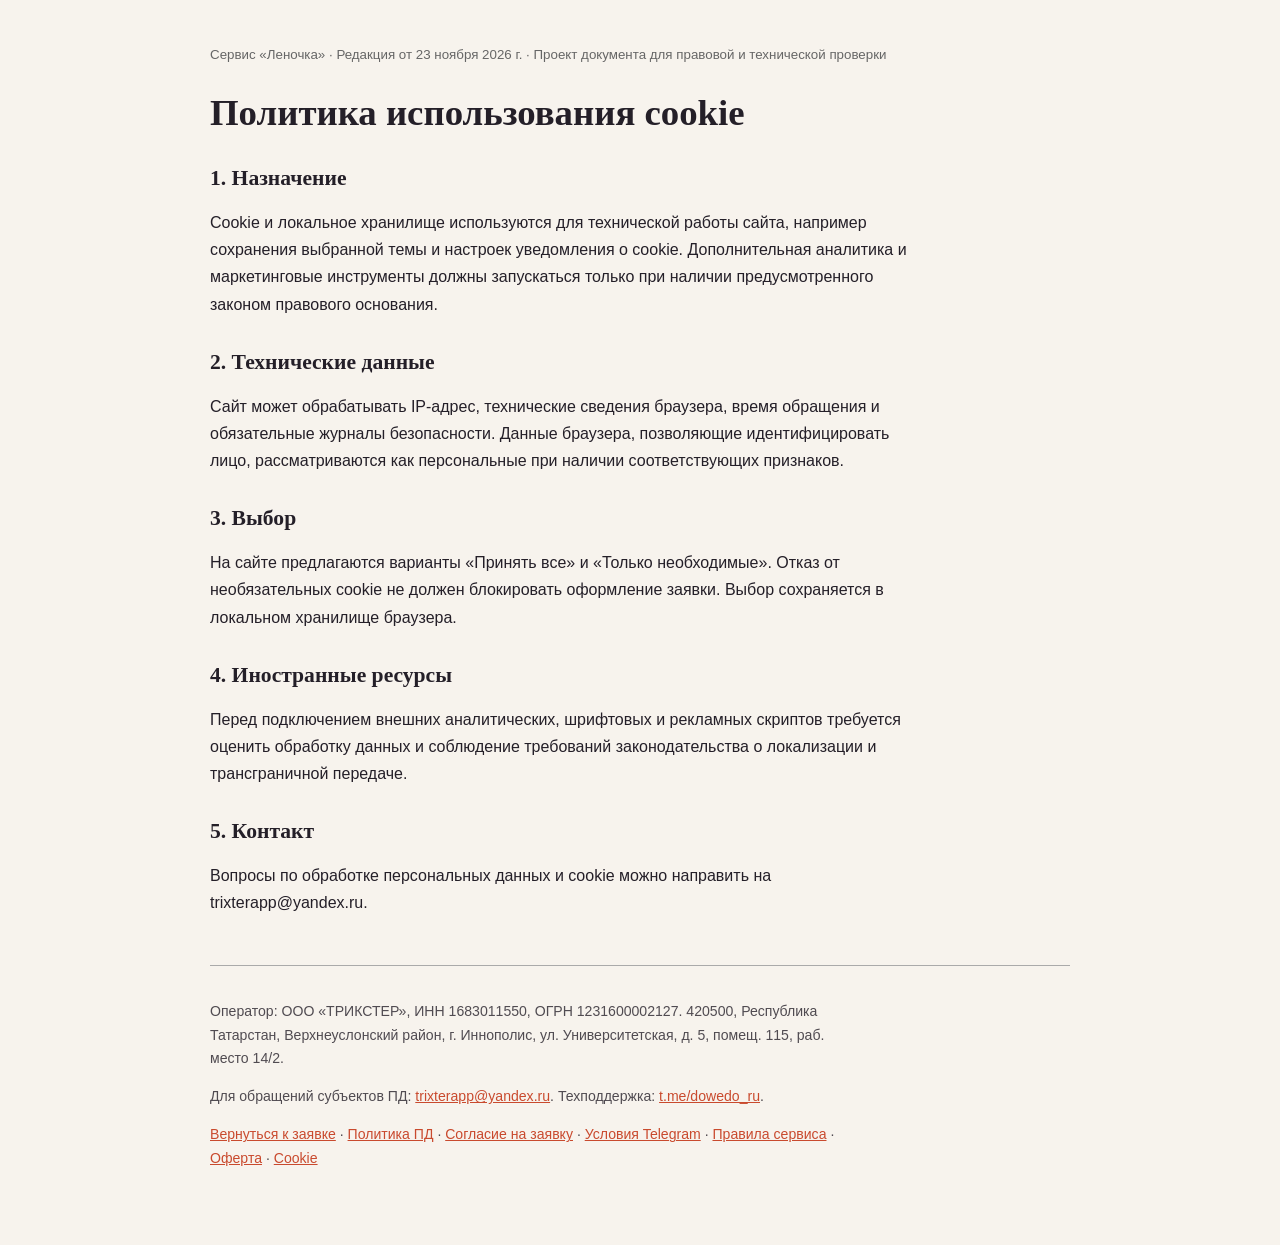
<file: legal/cookies.html>
<!doctype html><html lang="ru"><head><meta charset="utf-8"><meta name="viewport" content="width=device-width,initial-scale=1"><title>Политика использования cookie — Леночка</title><style>body{font:16px/1.7 Arial,Helvetica,sans-serif;max-width:860px;margin:40px auto;padding:0 22px;color:#241f28;background:#f7f3ed}h1{font:700 2.3em Georgia,serif;line-height:1.15}h2{font:700 1.35em Georgia,serif;margin-top:32px}p,li{max-width:80ch}a{color:#c94a2e}footer{border-top:1px solid #aaa;margin-top:48px;padding:20px 0;font-size:.88rem;color:#504b51}small{color:#666}strong{font-weight:700}</style></head><body><small>Сервис «Леночка» · Редакция от 23 ноября 2026 г. · Проект документа для правовой и технической проверки</small><h1>Политика использования cookie</h1><h2>1. Назначение</h2><p>Cookie и локальное хранилище используются для технической работы сайта, например сохранения выбранной темы и настроек уведомления о cookie. Дополнительная аналитика и маркетинговые инструменты должны запускаться только при наличии предусмотренного законом правового основания.</p><h2>2. Технические данные</h2><p>Сайт может обрабатывать IP-адрес, технические сведения браузера, время обращения и обязательные журналы безопасности. Данные браузера, позволяющие идентифицировать лицо, рассматриваются как персональные при наличии соответствующих признаков.</p><h2>3. Выбор</h2><p>На сайте предлагаются варианты «Принять все» и «Только необходимые». Отказ от необязательных cookie не должен блокировать оформление заявки. Выбор сохраняется в локальном хранилище браузера.</p><h2>4. Иностранные ресурсы</h2><p>Перед подключением внешних аналитических, шрифтовых и рекламных скриптов требуется оценить обработку данных и соблюдение требований законодательства о локализации и трансграничной передаче.</p><h2>5. Контакт</h2><p>Вопросы по обработке персональных данных и cookie можно направить на trixterapp@yandex.ru.</p><footer><p>Оператор: ООО «ТРИКСТЕР», ИНН 1683011550, ОГРН 1231600002127. 420500, Республика Татарстан, Верхнеуслонский район, г. Иннополис, ул. Университетская, д. 5, помещ. 115, раб. место 14/2.</p><p>Для обращений субъектов ПД: <a href="mailto:trixterapp@yandex.ru">trixterapp@yandex.ru</a>. Техподдержка: <a href="https://t.me/dowedo_ru">t.me/dowedo_ru</a>.</p><p><a href="../index.html#lead-form">Вернуться к заявке</a> · <a href="privacy.html">Политика ПД</a> · <a href="consent.html">Согласие на заявку</a> · <a href="telegram-consent.html">Условия Telegram</a> · <a href="terms.html">Правила сервиса</a> · <a href="offer.html">Оферта</a> · <a href="cookies.html">Cookie</a></p></footer></body></html>
</file>
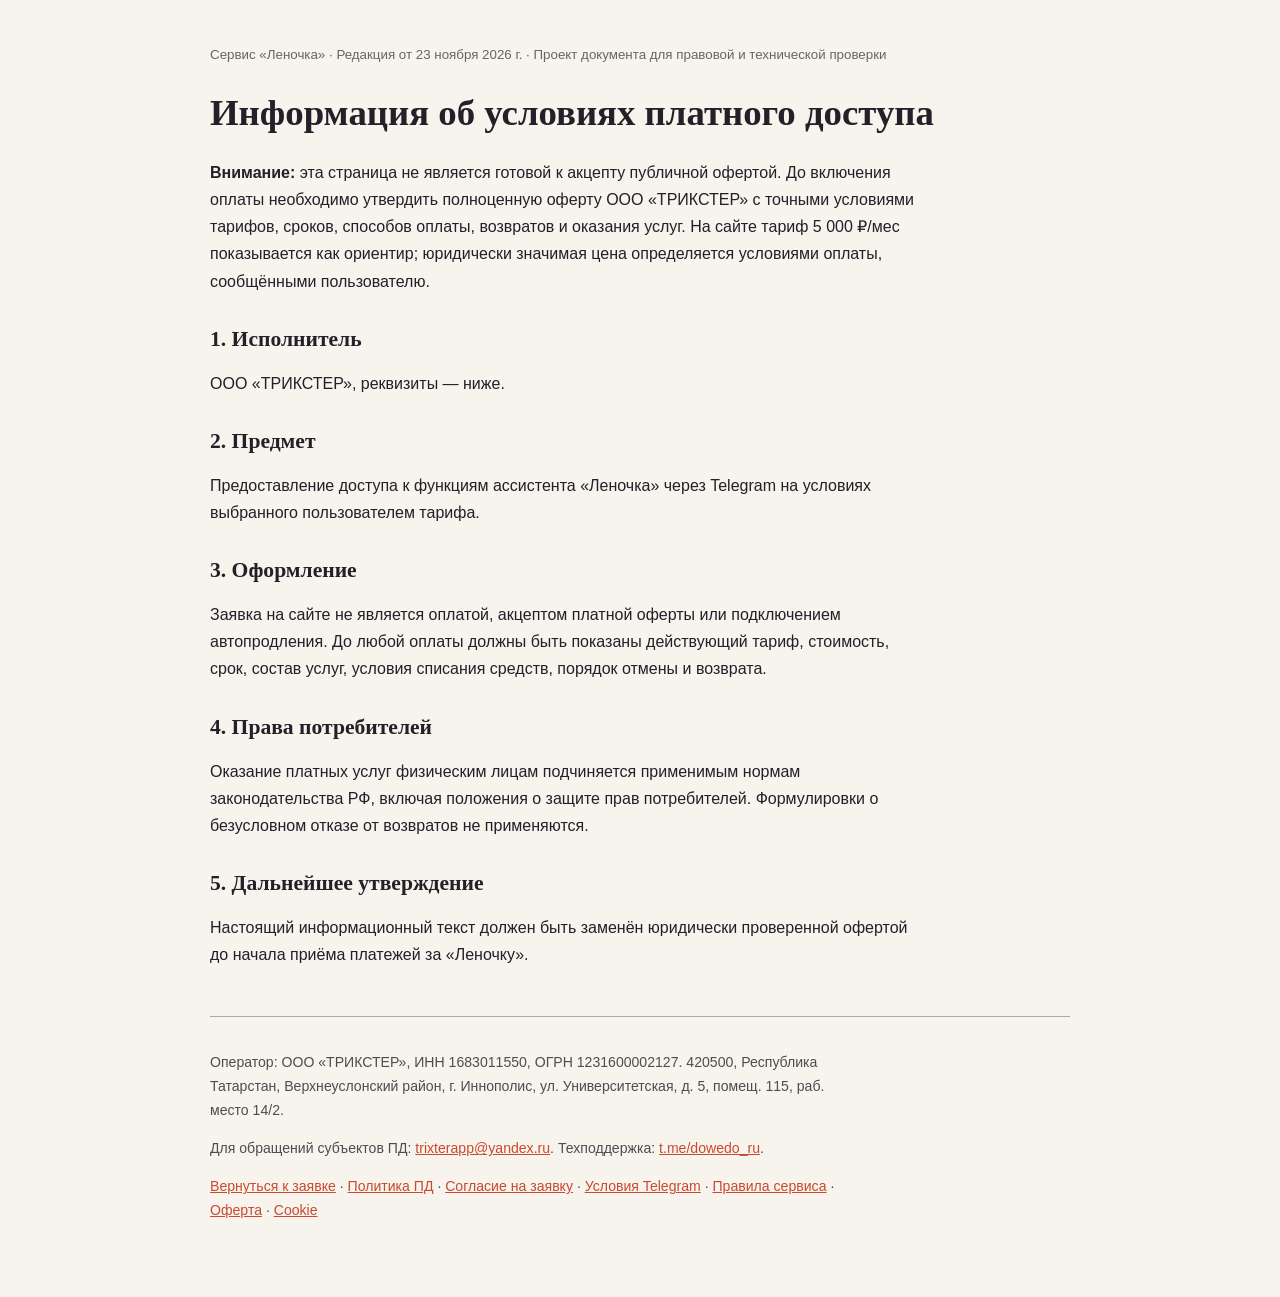
<file: legal/offer.html>
<!doctype html><html lang="ru"><head><meta charset="utf-8"><meta name="viewport" content="width=device-width,initial-scale=1"><title>Информация об условиях платного доступа — Леночка</title><style>body{font:16px/1.7 Arial,Helvetica,sans-serif;max-width:860px;margin:40px auto;padding:0 22px;color:#241f28;background:#f7f3ed}h1{font:700 2.3em Georgia,serif;line-height:1.15}h2{font:700 1.35em Georgia,serif;margin-top:32px}p,li{max-width:80ch}a{color:#c94a2e}footer{border-top:1px solid #aaa;margin-top:48px;padding:20px 0;font-size:.88rem;color:#504b51}small{color:#666}strong{font-weight:700}</style></head><body><small>Сервис «Леночка» · Редакция от 23 ноября 2026 г. · Проект документа для правовой и технической проверки</small><h1>Информация об условиях платного доступа</h1><p><strong>Внимание:</strong> эта страница не является готовой к акцепту публичной офертой. До включения оплаты необходимо утвердить полноценную оферту ООО «ТРИКСТЕР» с точными условиями тарифов, сроков, способов оплаты, возвратов и оказания услуг. На сайте тариф 5 000 ₽/мес показывается как ориентир; юридически значимая цена определяется условиями оплаты, сообщёнными пользователю.</p><h2>1. Исполнитель</h2><p>ООО «ТРИКСТЕР», реквизиты — ниже.</p><h2>2. Предмет</h2><p>Предоставление доступа к функциям ассистента «Леночка» через Telegram на условиях выбранного пользователем тарифа.</p><h2>3. Оформление</h2><p>Заявка на сайте не является оплатой, акцептом платной оферты или подключением автопродления. До любой оплаты должны быть показаны действующий тариф, стоимость, срок, состав услуг, условия списания средств, порядок отмены и возврата.</p><h2>4. Права потребителей</h2><p>Оказание платных услуг физическим лицам подчиняется применимым нормам законодательства РФ, включая положения о защите прав потребителей. Формулировки о безусловном отказе от возвратов не применяются.</p><h2>5. Дальнейшее утверждение</h2><p>Настоящий информационный текст должен быть заменён юридически проверенной офертой до начала приёма платежей за «Леночку».</p><footer><p>Оператор: ООО «ТРИКСТЕР», ИНН 1683011550, ОГРН 1231600002127. 420500, Республика Татарстан, Верхнеуслонский район, г. Иннополис, ул. Университетская, д. 5, помещ. 115, раб. место 14/2.</p><p>Для обращений субъектов ПД: <a href="mailto:trixterapp@yandex.ru">trixterapp@yandex.ru</a>. Техподдержка: <a href="https://t.me/dowedo_ru">t.me/dowedo_ru</a>.</p><p><a href="../index.html#lead-form">Вернуться к заявке</a> · <a href="privacy.html">Политика ПД</a> · <a href="consent.html">Согласие на заявку</a> · <a href="telegram-consent.html">Условия Telegram</a> · <a href="terms.html">Правила сервиса</a> · <a href="offer.html">Оферта</a> · <a href="cookies.html">Cookie</a></p></footer></body></html>
</file>
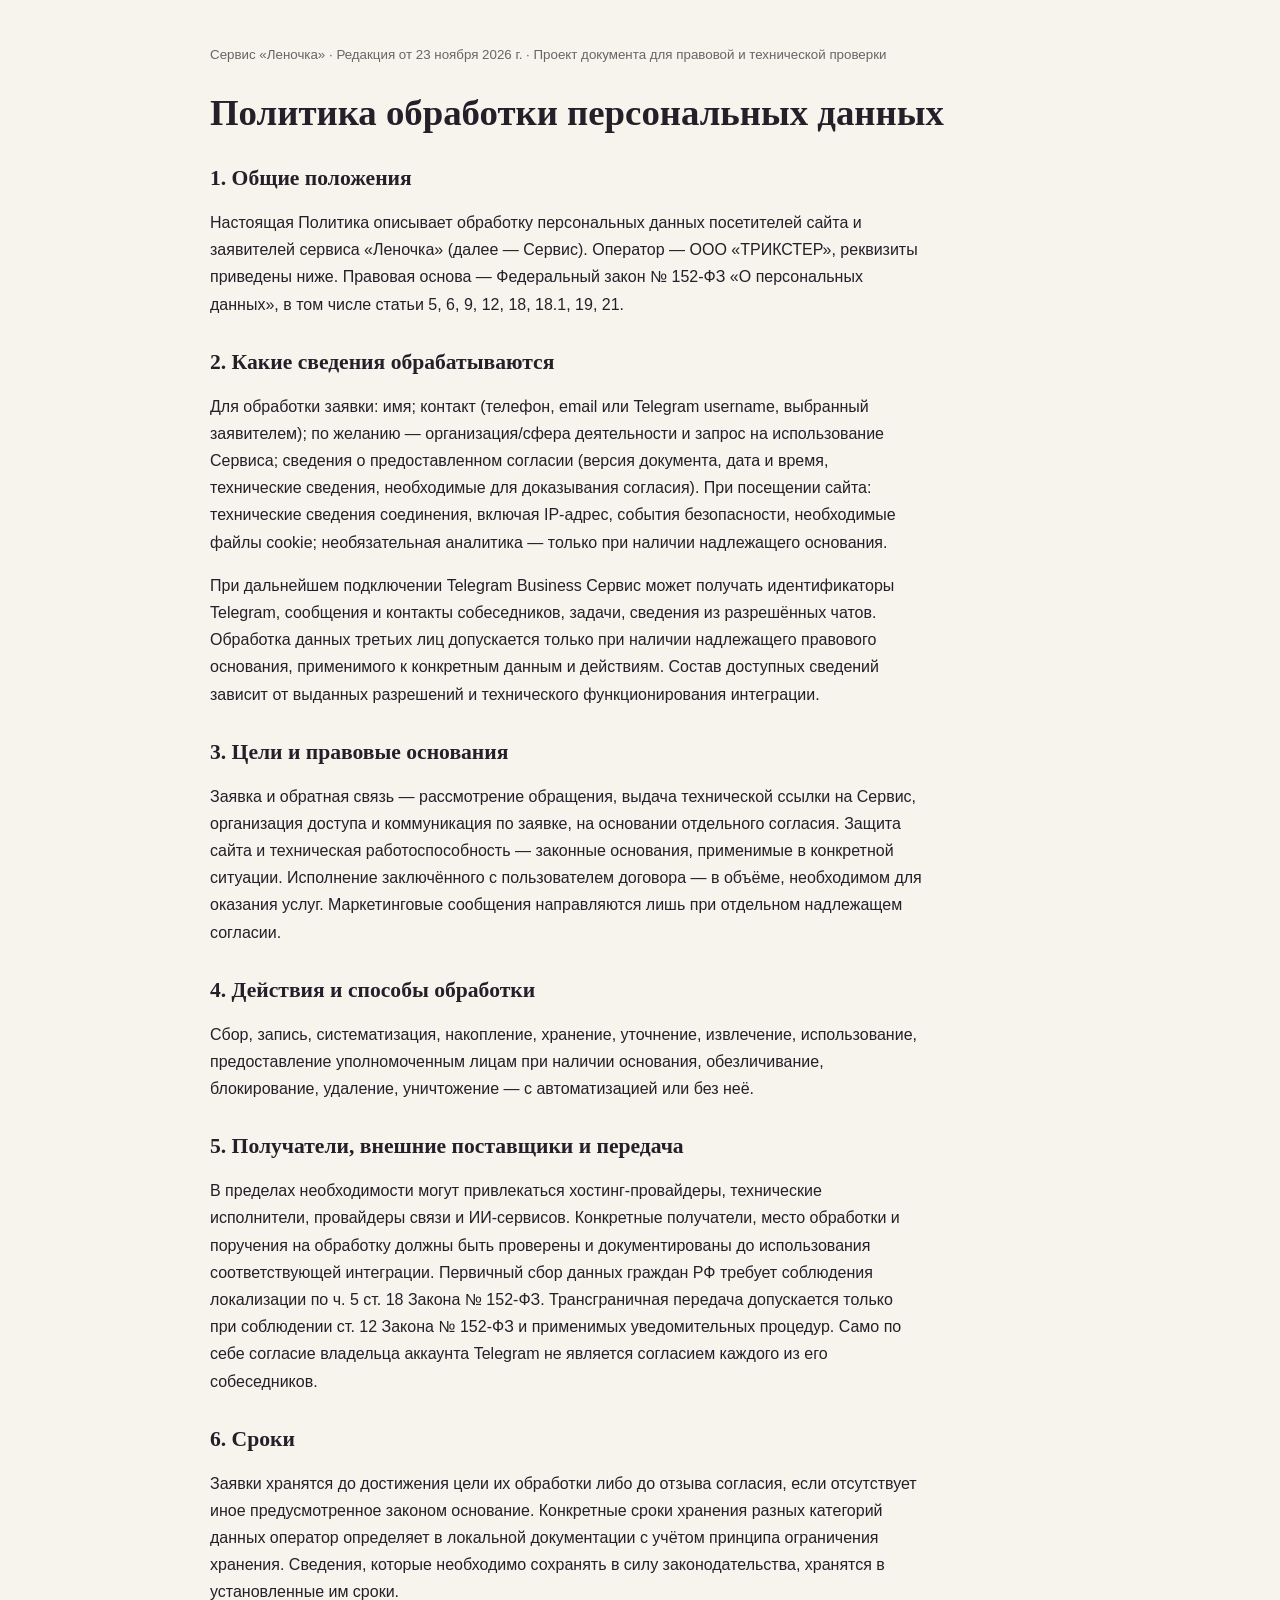
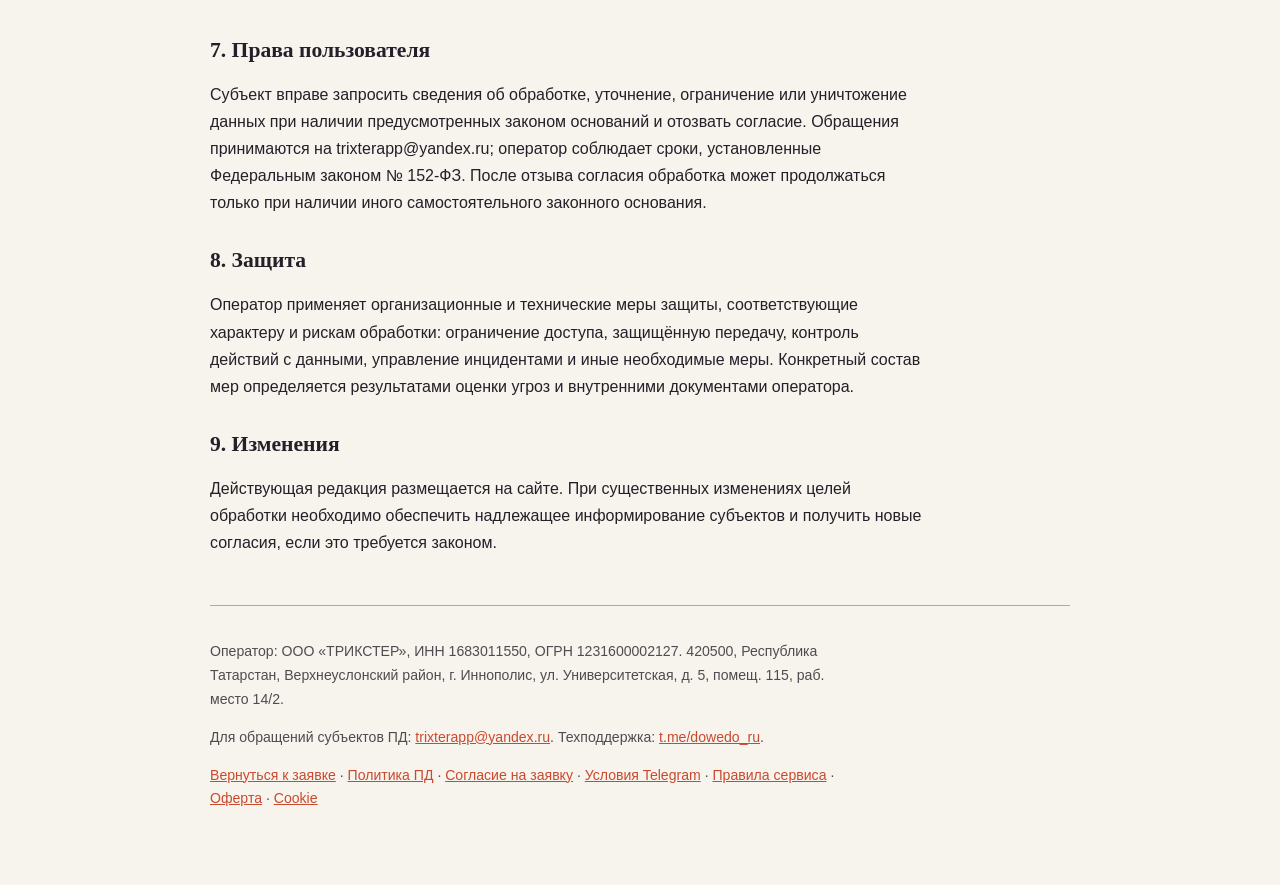
<file: legal/privacy.html>
<!doctype html><html lang="ru"><head><meta charset="utf-8"><meta name="viewport" content="width=device-width,initial-scale=1"><title>Политика обработки персональных данных — Леночка</title><style>body{font:16px/1.7 Arial,Helvetica,sans-serif;max-width:860px;margin:40px auto;padding:0 22px;color:#241f28;background:#f7f3ed}h1{font:700 2.3em Georgia,serif;line-height:1.15}h2{font:700 1.35em Georgia,serif;margin-top:32px}p,li{max-width:80ch}a{color:#c94a2e}footer{border-top:1px solid #aaa;margin-top:48px;padding:20px 0;font-size:.88rem;color:#504b51}small{color:#666}strong{font-weight:700}</style></head><body><small>Сервис «Леночка» · Редакция от 23 ноября 2026 г. · Проект документа для правовой и технической проверки</small><h1>Политика обработки персональных данных</h1><h2>1. Общие положения</h2><p>Настоящая Политика описывает обработку персональных данных посетителей сайта и заявителей сервиса «Леночка» (далее — Сервис). Оператор — ООО «ТРИКСТЕР», реквизиты приведены ниже. Правовая основа — Федеральный закон № 152-ФЗ «О персональных данных», в том числе статьи 5, 6, 9, 12, 18, 18.1, 19, 21.</p><h2>2. Какие сведения обрабатываются</h2><p>Для обработки заявки: имя; контакт (телефон, email или Telegram username, выбранный заявителем); по желанию — организация/сфера деятельности и запрос на использование Сервиса; сведения о предоставленном согласии (версия документа, дата и время, технические сведения, необходимые для доказывания согласия). При посещении сайта: технические сведения соединения, включая IP-адрес, события безопасности, необходимые файлы cookie; необязательная аналитика — только при наличии надлежащего основания.</p><p>При дальнейшем подключении Telegram Business Сервис может получать идентификаторы Telegram, сообщения и контакты собеседников, задачи, сведения из разрешённых чатов. Обработка данных третьих лиц допускается только при наличии надлежащего правового основания, применимого к конкретным данным и действиям. Состав доступных сведений зависит от выданных разрешений и технического функционирования интеграции.</p><h2>3. Цели и правовые основания</h2><p>Заявка и обратная связь — рассмотрение обращения, выдача технической ссылки на Сервис, организация доступа и коммуникация по заявке, на основании отдельного согласия. Защита сайта и техническая работоспособность — законные основания, применимые в конкретной ситуации. Исполнение заключённого с пользователем договора — в объёме, необходимом для оказания услуг. Маркетинговые сообщения направляются лишь при отдельном надлежащем согласии.</p><h2>4. Действия и способы обработки</h2><p>Сбор, запись, систематизация, накопление, хранение, уточнение, извлечение, использование, предоставление уполномоченным лицам при наличии основания, обезличивание, блокирование, удаление, уничтожение — с автоматизацией или без неё.</p><h2>5. Получатели, внешние поставщики и передача</h2><p>В пределах необходимости могут привлекаться хостинг-провайдеры, технические исполнители, провайдеры связи и ИИ-сервисов. Конкретные получатели, место обработки и поручения на обработку должны быть проверены и документированы до использования соответствующей интеграции. Первичный сбор данных граждан РФ требует соблюдения локализации по ч. 5 ст. 18 Закона № 152-ФЗ. Трансграничная передача допускается только при соблюдении ст. 12 Закона № 152-ФЗ и применимых уведомительных процедур. Само по себе согласие владельца аккаунта Telegram не является согласием каждого из его собеседников.</p><h2>6. Сроки</h2><p>Заявки хранятся до достижения цели их обработки либо до отзыва согласия, если отсутствует иное предусмотренное законом основание. Конкретные сроки хранения разных категорий данных оператор определяет в локальной документации с учётом принципа ограничения хранения. Сведения, которые необходимо сохранять в силу законодательства, хранятся в установленные им сроки.</p><h2>7. Права пользователя</h2><p>Субъект вправе запросить сведения об обработке, уточнение, ограничение или уничтожение данных при наличии предусмотренных законом оснований и отозвать согласие. Обращения принимаются на trixterapp@yandex.ru; оператор соблюдает сроки, установленные Федеральным законом № 152-ФЗ. После отзыва согласия обработка может продолжаться только при наличии иного самостоятельного законного основания.</p><h2>8. Защита</h2><p>Оператор применяет организационные и технические меры защиты, соответствующие характеру и рискам обработки: ограничение доступа, защищённую передачу, контроль действий с данными, управление инцидентами и иные необходимые меры. Конкретный состав мер определяется результатами оценки угроз и внутренними документами оператора.</p><h2>9. Изменения</h2><p>Действующая редакция размещается на сайте. При существенных изменениях целей обработки необходимо обеспечить надлежащее информирование субъектов и получить новые согласия, если это требуется законом.</p><footer><p>Оператор: ООО «ТРИКСТЕР», ИНН 1683011550, ОГРН 1231600002127. 420500, Республика Татарстан, Верхнеуслонский район, г. Иннополис, ул. Университетская, д. 5, помещ. 115, раб. место 14/2.</p><p>Для обращений субъектов ПД: <a href="mailto:trixterapp@yandex.ru">trixterapp@yandex.ru</a>. Техподдержка: <a href="https://t.me/dowedo_ru">t.me/dowedo_ru</a>.</p><p><a href="../index.html#lead-form">Вернуться к заявке</a> · <a href="privacy.html">Политика ПД</a> · <a href="consent.html">Согласие на заявку</a> · <a href="telegram-consent.html">Условия Telegram</a> · <a href="terms.html">Правила сервиса</a> · <a href="offer.html">Оферта</a> · <a href="cookies.html">Cookie</a></p></footer></body></html>
</file>
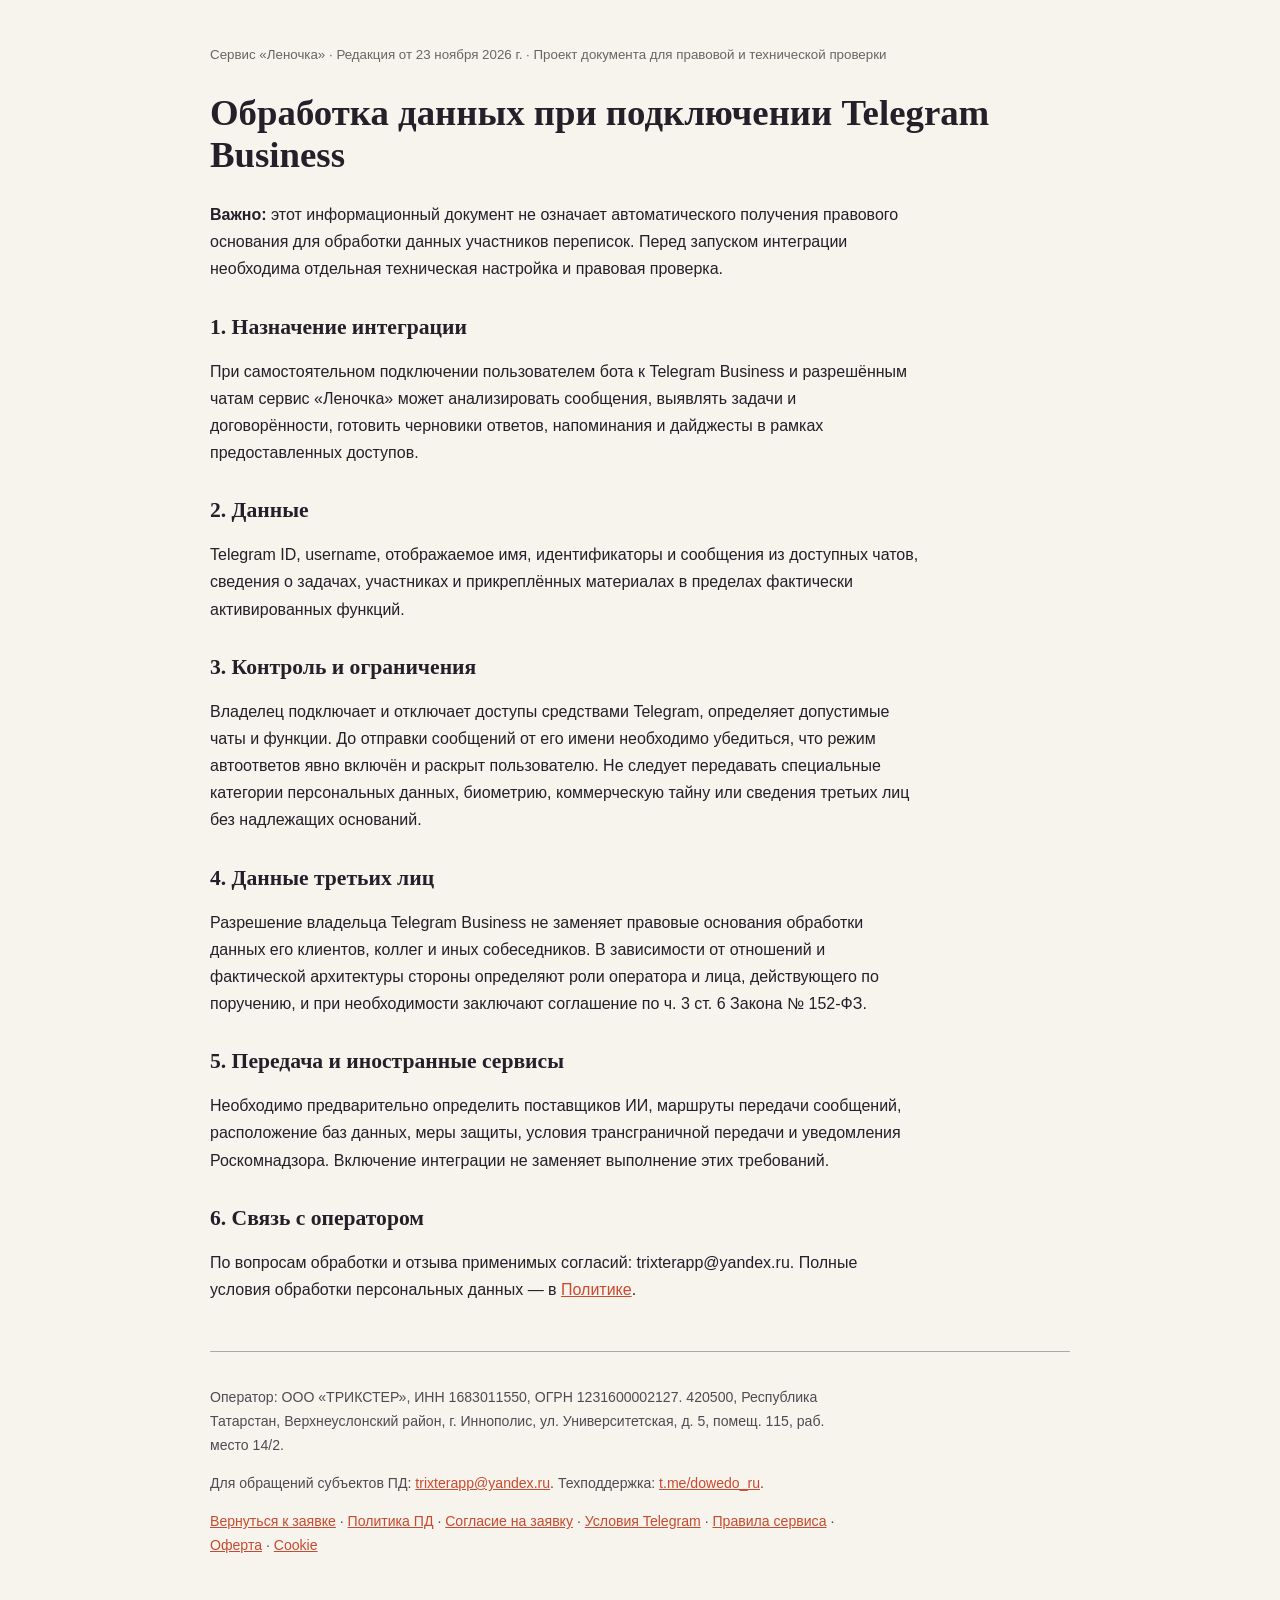
<file: legal/telegram-consent.html>
<!doctype html><html lang="ru"><head><meta charset="utf-8"><meta name="viewport" content="width=device-width,initial-scale=1"><title>Обработка данных при подключении Telegram Business — Леночка</title><style>body{font:16px/1.7 Arial,Helvetica,sans-serif;max-width:860px;margin:40px auto;padding:0 22px;color:#241f28;background:#f7f3ed}h1{font:700 2.3em Georgia,serif;line-height:1.15}h2{font:700 1.35em Georgia,serif;margin-top:32px}p,li{max-width:80ch}a{color:#c94a2e}footer{border-top:1px solid #aaa;margin-top:48px;padding:20px 0;font-size:.88rem;color:#504b51}small{color:#666}strong{font-weight:700}</style></head><body><small>Сервис «Леночка» · Редакция от 23 ноября 2026 г. · Проект документа для правовой и технической проверки</small><h1>Обработка данных при подключении Telegram Business</h1><p><strong>Важно:</strong> этот информационный документ не означает автоматического получения правового основания для обработки данных участников переписок. Перед запуском интеграции необходима отдельная техническая настройка и правовая проверка.</p><h2>1. Назначение интеграции</h2><p>При самостоятельном подключении пользователем бота к Telegram Business и разрешённым чатам сервис «Леночка» может анализировать сообщения, выявлять задачи и договорённости, готовить черновики ответов, напоминания и дайджесты в рамках предоставленных доступов.</p><h2>2. Данные</h2><p>Telegram ID, username, отображаемое имя, идентификаторы и сообщения из доступных чатов, сведения о задачах, участниках и прикреплённых материалах в пределах фактически активированных функций.</p><h2>3. Контроль и ограничения</h2><p>Владелец подключает и отключает доступы средствами Telegram, определяет допустимые чаты и функции. До отправки сообщений от его имени необходимо убедиться, что режим автоответов явно включён и раскрыт пользователю. Не следует передавать специальные категории персональных данных, биометрию, коммерческую тайну или сведения третьих лиц без надлежащих оснований.</p><h2>4. Данные третьих лиц</h2><p>Разрешение владельца Telegram Business не заменяет правовые основания обработки данных его клиентов, коллег и иных собеседников. В зависимости от отношений и фактической архитектуры стороны определяют роли оператора и лица, действующего по поручению, и при необходимости заключают соглашение по ч. 3 ст. 6 Закона № 152-ФЗ.</p><h2>5. Передача и иностранные сервисы</h2><p>Необходимо предварительно определить поставщиков ИИ, маршруты передачи сообщений, расположение баз данных, меры защиты, условия трансграничной передачи и уведомления Роскомнадзора. Включение интеграции не заменяет выполнение этих требований.</p><h2>6. Связь с оператором</h2><p>По вопросам обработки и отзыва применимых согласий: trixterapp@yandex.ru. Полные условия обработки персональных данных — в <a href="privacy.html">Политике</a>.</p><footer><p>Оператор: ООО «ТРИКСТЕР», ИНН 1683011550, ОГРН 1231600002127. 420500, Республика Татарстан, Верхнеуслонский район, г. Иннополис, ул. Университетская, д. 5, помещ. 115, раб. место 14/2.</p><p>Для обращений субъектов ПД: <a href="mailto:trixterapp@yandex.ru">trixterapp@yandex.ru</a>. Техподдержка: <a href="https://t.me/dowedo_ru">t.me/dowedo_ru</a>.</p><p><a href="../index.html#lead-form">Вернуться к заявке</a> · <a href="privacy.html">Политика ПД</a> · <a href="consent.html">Согласие на заявку</a> · <a href="telegram-consent.html">Условия Telegram</a> · <a href="terms.html">Правила сервиса</a> · <a href="offer.html">Оферта</a> · <a href="cookies.html">Cookie</a></p></footer></body></html>
</file>
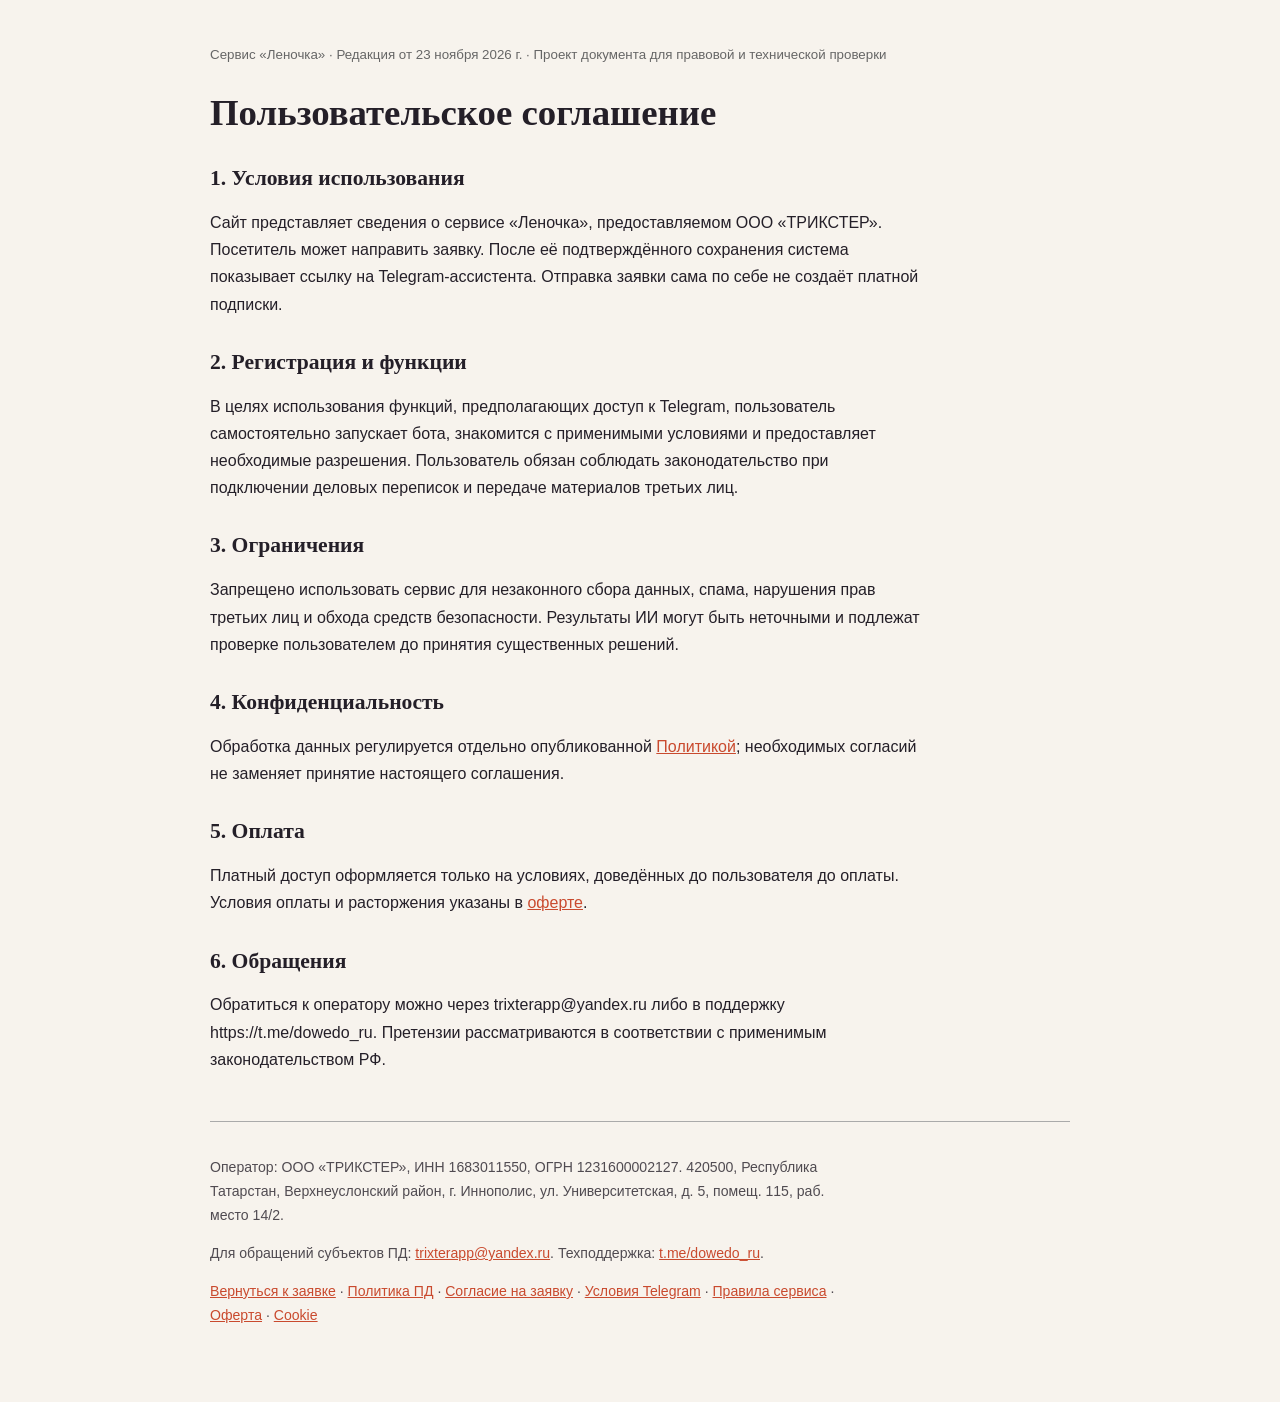
<file: legal/terms.html>
<!doctype html><html lang="ru"><head><meta charset="utf-8"><meta name="viewport" content="width=device-width,initial-scale=1"><title>Пользовательское соглашение — Леночка</title><style>body{font:16px/1.7 Arial,Helvetica,sans-serif;max-width:860px;margin:40px auto;padding:0 22px;color:#241f28;background:#f7f3ed}h1{font:700 2.3em Georgia,serif;line-height:1.15}h2{font:700 1.35em Georgia,serif;margin-top:32px}p,li{max-width:80ch}a{color:#c94a2e}footer{border-top:1px solid #aaa;margin-top:48px;padding:20px 0;font-size:.88rem;color:#504b51}small{color:#666}strong{font-weight:700}</style></head><body><small>Сервис «Леночка» · Редакция от 23 ноября 2026 г. · Проект документа для правовой и технической проверки</small><h1>Пользовательское соглашение</h1><h2>1. Условия использования</h2><p>Сайт представляет сведения о сервисе «Леночка», предоставляемом ООО «ТРИКСТЕР». Посетитель может направить заявку. После её подтверждённого сохранения система показывает ссылку на Telegram-ассистента. Отправка заявки сама по себе не создаёт платной подписки.</p><h2>2. Регистрация и функции</h2><p>В целях использования функций, предполагающих доступ к Telegram, пользователь самостоятельно запускает бота, знакомится с применимыми условиями и предоставляет необходимые разрешения. Пользователь обязан соблюдать законодательство при подключении деловых переписок и передаче материалов третьих лиц.</p><h2>3. Ограничения</h2><p>Запрещено использовать сервис для незаконного сбора данных, спама, нарушения прав третьих лиц и обхода средств безопасности. Результаты ИИ могут быть неточными и подлежат проверке пользователем до принятия существенных решений.</p><h2>4. Конфиденциальность</h2><p>Обработка данных регулируется отдельно опубликованной <a href="privacy.html">Политикой</a>; необходимых согласий не заменяет принятие настоящего соглашения.</p><h2>5. Оплата</h2><p>Платный доступ оформляется только на условиях, доведённых до пользователя до оплаты. Условия оплаты и расторжения указаны в <a href="offer.html">оферте</a>.</p><h2>6. Обращения</h2><p>Обратиться к оператору можно через trixterapp@yandex.ru либо в поддержку https://t.me/dowedo_ru. Претензии рассматриваются в соответствии с применимым законодательством РФ.</p><footer><p>Оператор: ООО «ТРИКСТЕР», ИНН 1683011550, ОГРН 1231600002127. 420500, Республика Татарстан, Верхнеуслонский район, г. Иннополис, ул. Университетская, д. 5, помещ. 115, раб. место 14/2.</p><p>Для обращений субъектов ПД: <a href="mailto:trixterapp@yandex.ru">trixterapp@yandex.ru</a>. Техподдержка: <a href="https://t.me/dowedo_ru">t.me/dowedo_ru</a>.</p><p><a href="../index.html#lead-form">Вернуться к заявке</a> · <a href="privacy.html">Политика ПД</a> · <a href="consent.html">Согласие на заявку</a> · <a href="telegram-consent.html">Условия Telegram</a> · <a href="terms.html">Правила сервиса</a> · <a href="offer.html">Оферта</a> · <a href="cookies.html">Cookie</a></p></footer></body></html>
</file>
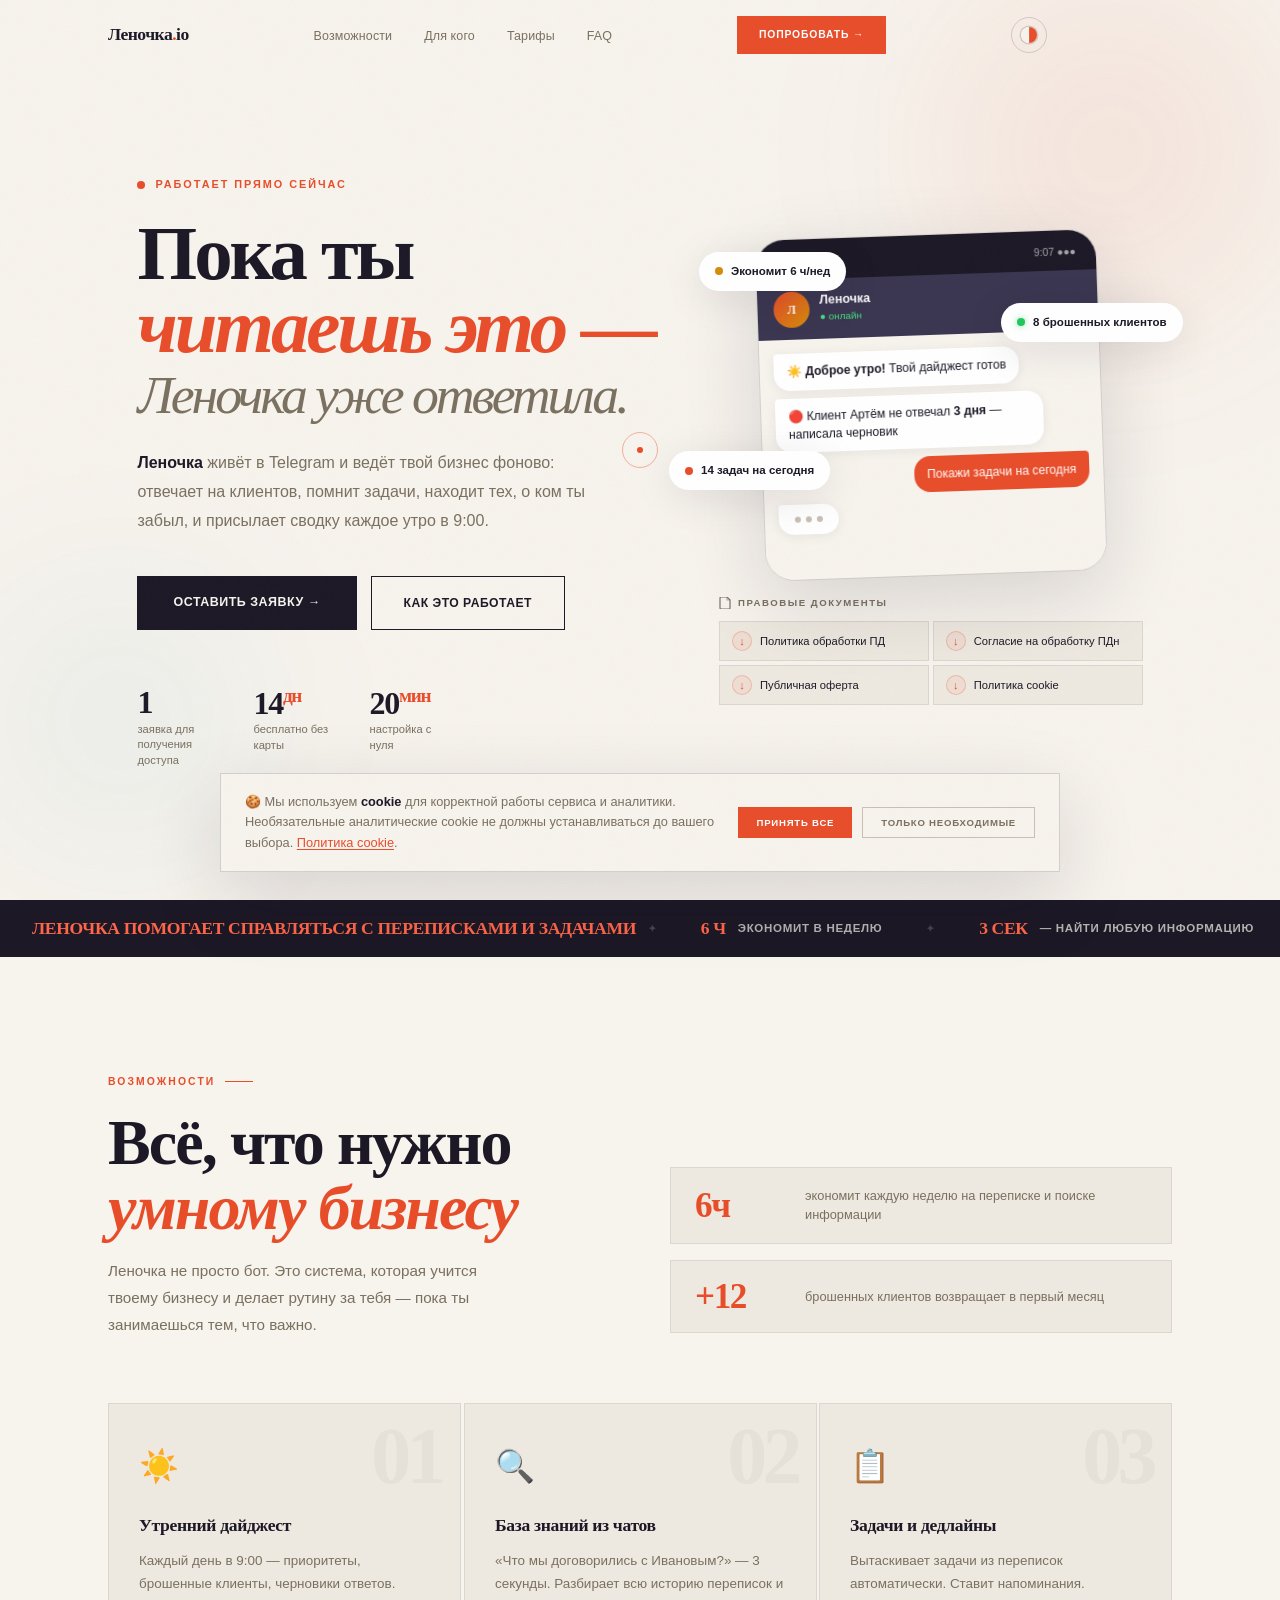
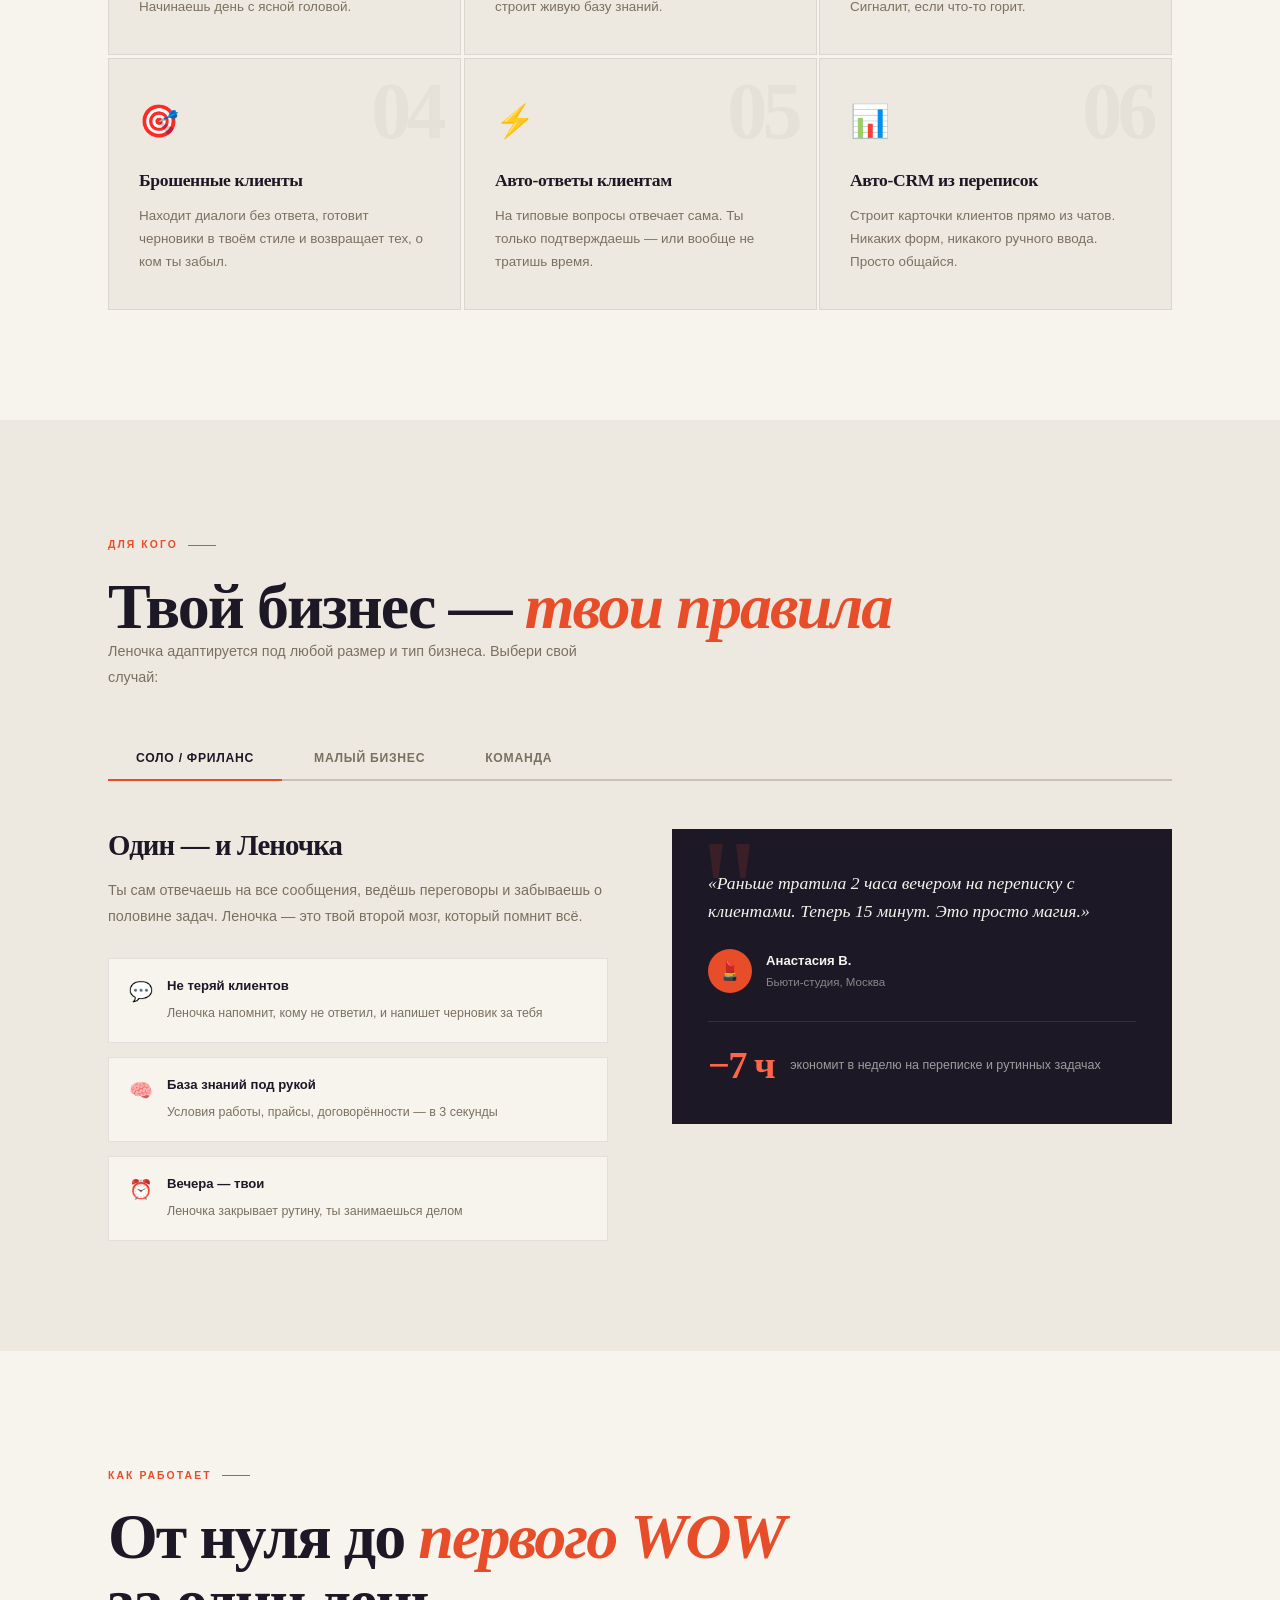
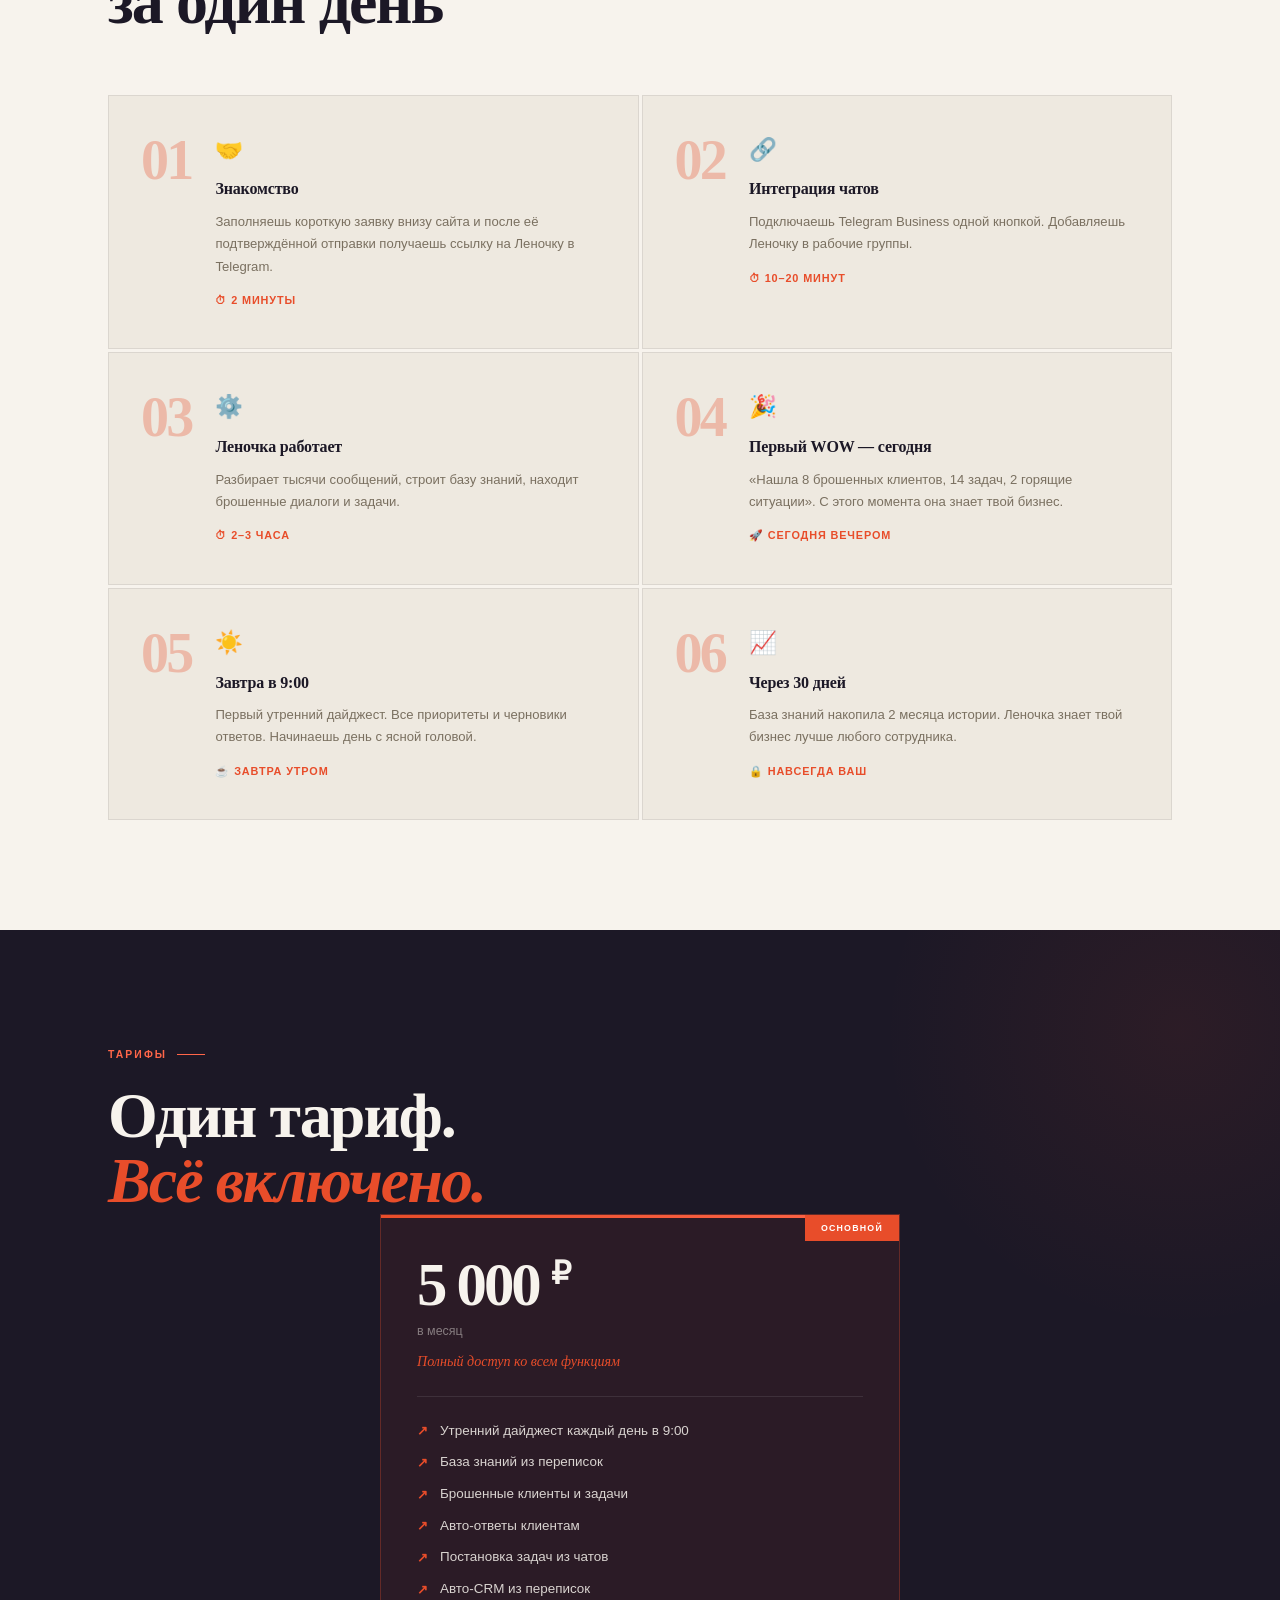
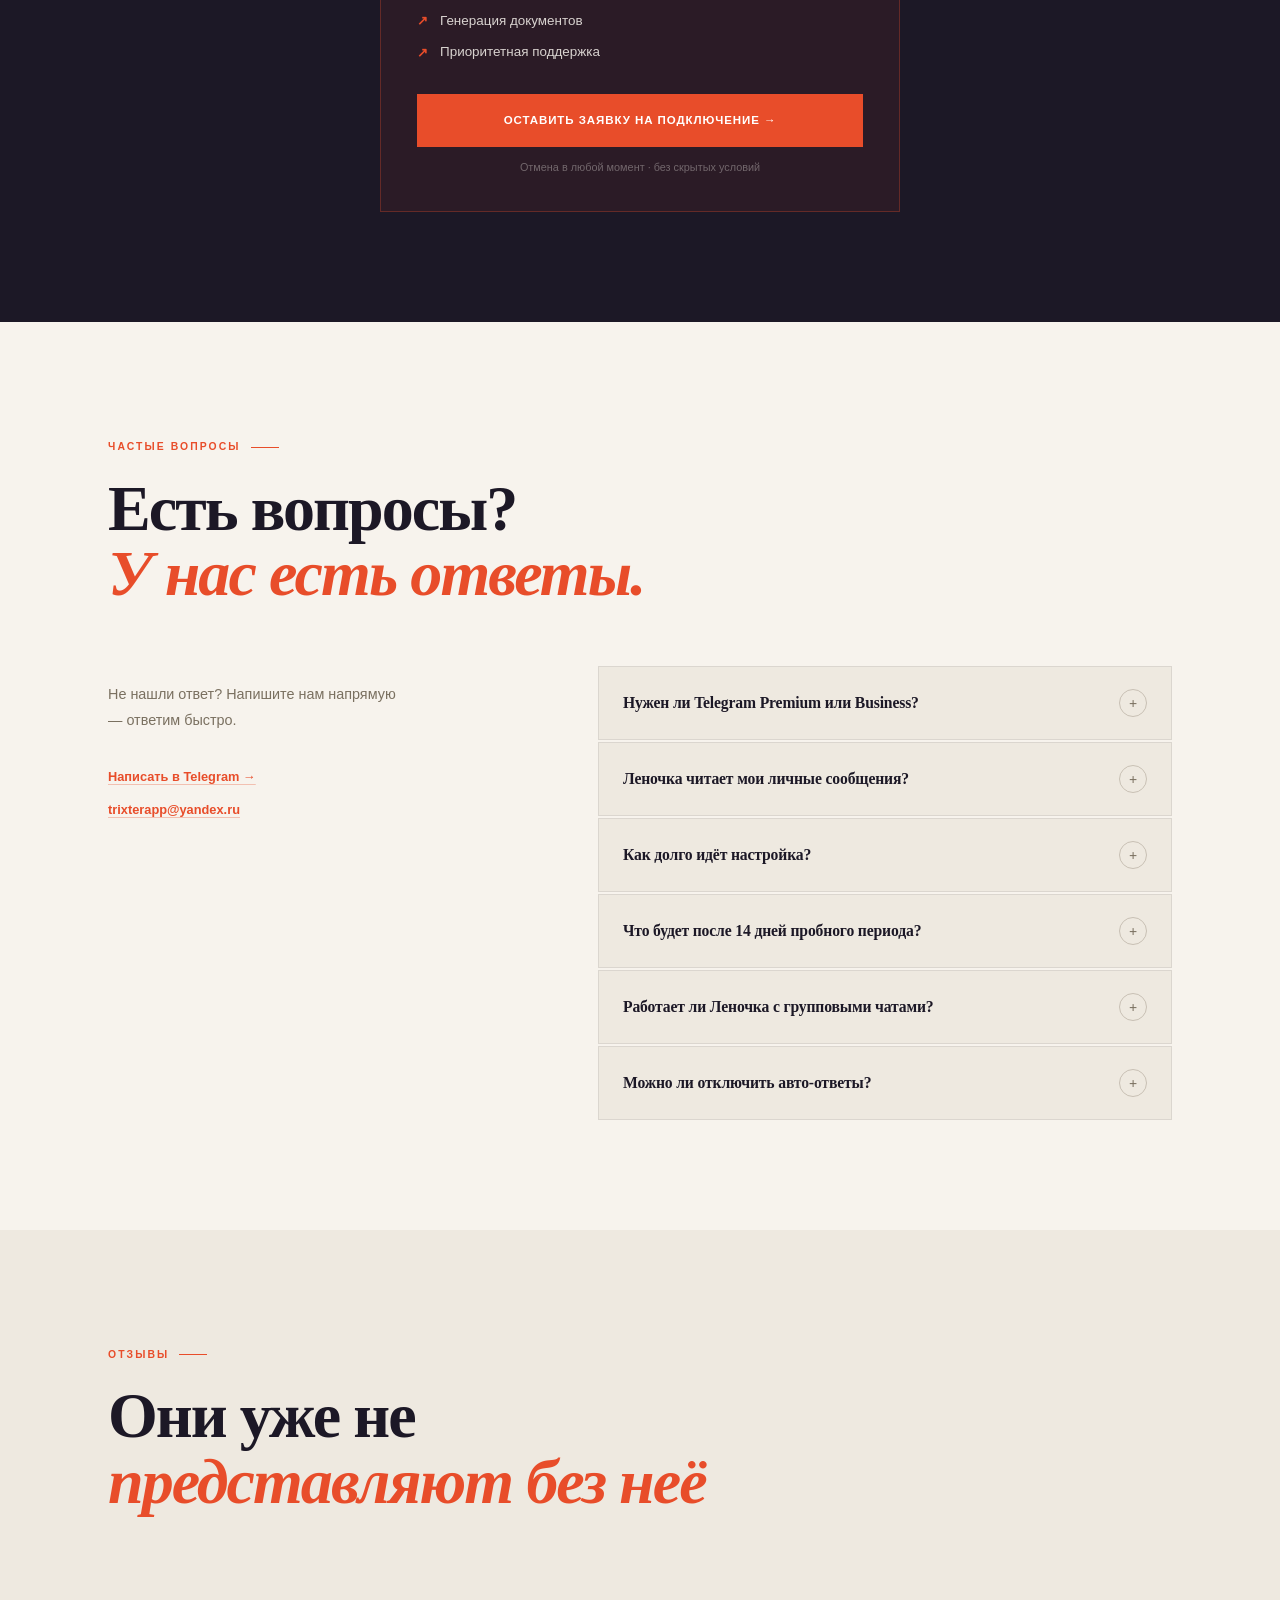
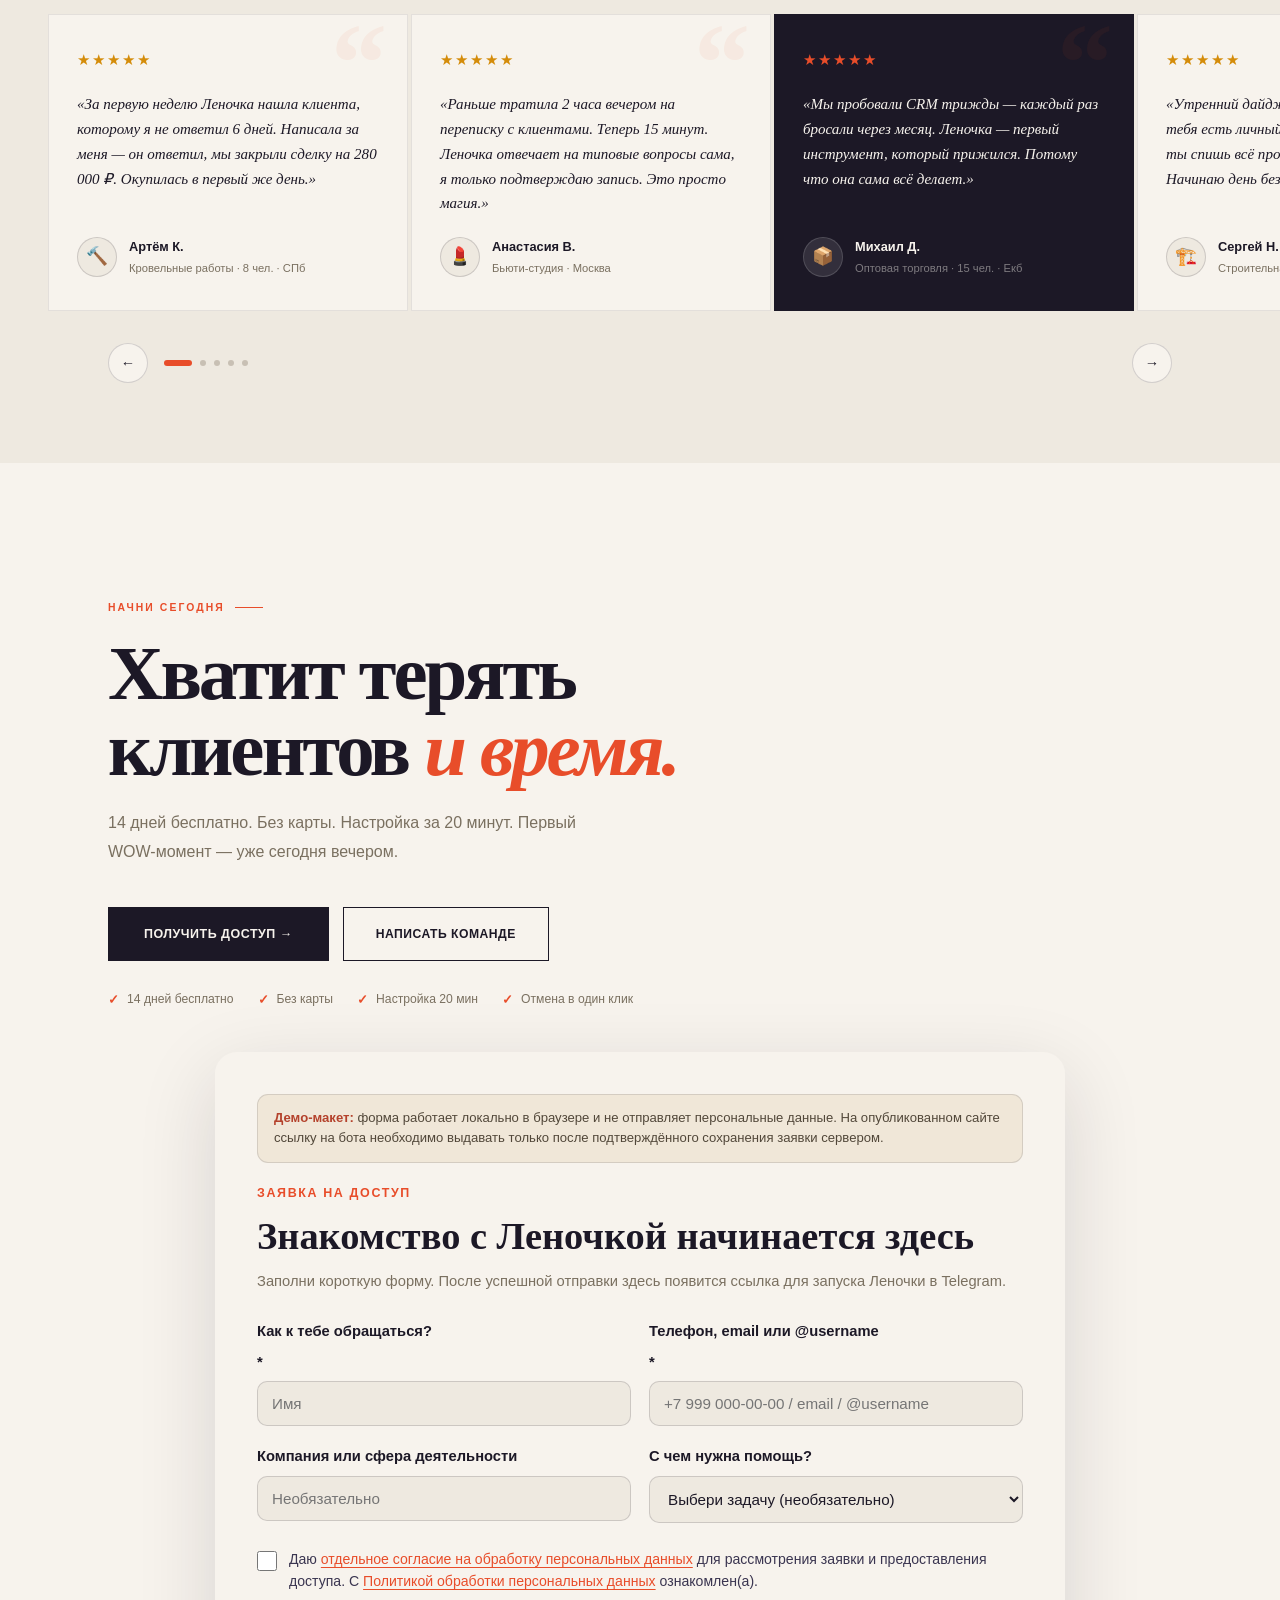
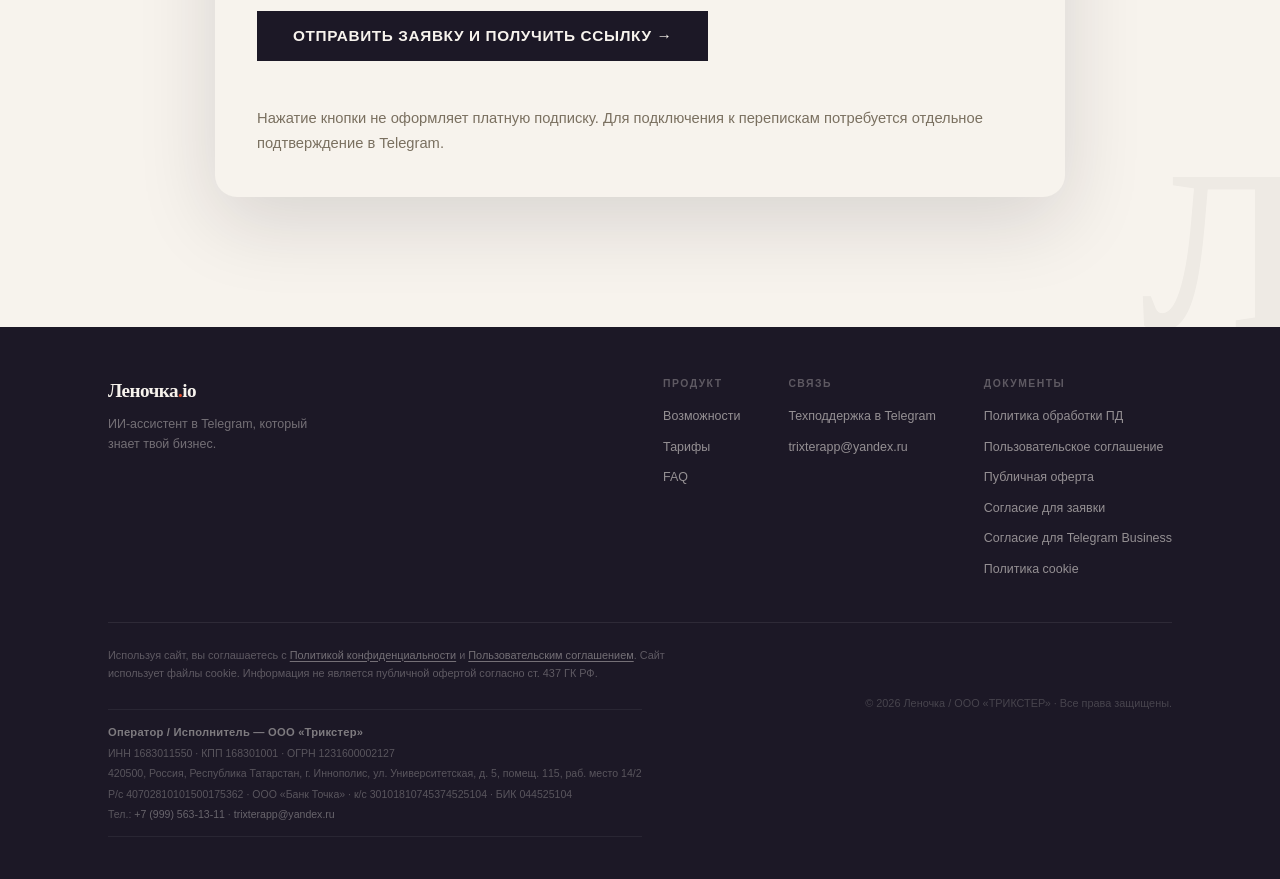
<file: preview/lenochka-landing-mockup-2026-11.html>
<!DOCTYPE html>
<html lang="ru">
<head>
  <meta charset="UTF-8" />
  <meta name="viewport" content="width=device-width, initial-scale=1.0" />
  <meta name="description" content="Леночка — ИИ-ассистент в Telegram для малого бизнеса. Дайджест, задачи, база знаний, брошенные клиенты." />
  <title>Леночка — Твой бизнес-ассистент в Telegram</title>
  <style>
/* ============================================================
   ЛЕНОЧКА v2 — Warm Editorial
   Fraunces (serif display) + Epilogue (geometric sans)
   ============================================================ */



/* ─── VARIABLES ─────────────────────────────────────────────── */
:root {
  --bg:      #f7f3ed;
  --bg2:     #eee9e0;
  --bg3:     #e5dfd4;
  --ink:     #1c1826;
  --ink2:    #3a3550;
  --coral:   #e84d2a;
  --coral2:  #ff6649;
  --accent-rgb: 232,77,42;
  --gold:    #d48c0a;
  --teal:    #0891b2;
  --muted:   #7a7060;
  --dim:     #c8c0b4;
  --border:  rgba(28,24,38,.09);
  --border2: rgba(28,24,38,.16);
  --shadow-s: 0 2px 12px rgba(28,24,38,.07);
  --shadow-m: 0 8px 40px rgba(28,24,38,.10);
  --shadow-l: 0 24px 80px rgba(28,24,38,.14);
  --surface-flip: #1c1826;
  --surface-flip-text: #f7f3ed;
  --font-display: Georgia, 'Times New Roman', serif;
  --font-body: Arial, Helvetica, sans-serif;
  --ease:    cubic-bezier(.16,1,.3,1);
  --ease-in: cubic-bezier(.4,0,1,1);
}

/* ─── RESET ─────────────────────────────────────────────────── */
*,*::before,*::after { margin:0; padding:0; box-sizing:border-box; }
html { scroll-behavior:smooth; font-size:16px; }
body {
  background: var(--bg);
  color: var(--ink);
  font-family: var(--font-body);
  overflow-x: hidden;
  line-height: 1.65;
  -webkit-font-smoothing: antialiased;
  cursor: none; /* custom cursor */
}
@media (pointer: coarse) { body { cursor: auto; } }

a { text-decoration: none; color: inherit; }
strong { font-weight: 700; }

/* ─── NOISE TEXTURE ─────────────────────────────────────────── */
body::after {
  content: '';
  position: fixed;
  inset: 0;
  pointer-events: none;
  z-index: 9000;
  opacity: .028;
  background-image: url("data:image/svg+xml,%3Csvg viewBox='0 0 256 256' xmlns='http://www.w3.org/2000/svg'%3E%3Cfilter id='n'%3E%3CfeTurbulence type='fractalNoise' baseFrequency='0.9' numOctaves='4' stitchTiles='stitch'/%3E%3C/filter%3E%3Crect width='100%25' height='100%25' filter='url(%23n)'/%3E%3C/svg%3E");
  background-size: 180px;
}

/* ─── CUSTOM CURSOR ─────────────────────────────────────────── */
#cursor-dot, #cursor-ring {
  position: fixed;
  border-radius: 50%;
  pointer-events: none;
  z-index: 9999;
  transform: translate(-50%, -50%);
  transition: opacity .3s;
}
#cursor-dot {
  width: 6px; height: 6px;
  background: var(--coral);
}
#cursor-ring {
  width: 36px; height: 36px;
  border: 1.5px solid rgba(var(--accent-rgb),.4);
  transition: width .25s var(--ease), height .25s var(--ease),
              border-color .25s, opacity .3s;
}
body.cursor-hover #cursor-ring {
  width: 56px; height: 56px;
  border-color: rgba(var(--accent-rgb),.7);
  background: rgba(var(--accent-rgb),.06);
}
body.cursor-drag #cursor-ring {
  width: 72px; height: 72px;
  border-color: rgba(var(--accent-rgb),.5);
}
@media (pointer: coarse) {
  #cursor-dot, #cursor-ring { display: none; }
}

/* ─── SCROLL PROGRESS BAR ───────────────────────────────────── */
#scroll-progress {
  position: fixed;
  top: 0; left: 0;
  height: 3px;
  background: var(--coral);
  z-index: 9001;
  width: 0%;
  transition: width .05s linear;
  transform-origin: left;
}

/* ─── UTILS ─────────────────────────────────────────────────── */
.container { max-width: 1160px; margin: 0 auto; padding: 0 48px; }

.section-label {
  display: inline-flex;
  align-items: center;
  gap: 10px;
  font-family: var(--font-body);
  font-size: .65rem;
  font-weight: 700;
  letter-spacing: .2em;
  text-transform: uppercase;
  color: var(--coral);
  margin-bottom: 20px;
}
.section-label::after {
  content: '';
  display: block;
  width: 28px; height: 1px;
  background: var(--coral);
}

.display-h {
  font-family: var(--font-display);
  font-size: clamp(2.4rem, 5vw, 4.2rem);
  font-weight: 800;
  line-height: 1.02;
  letter-spacing: -.03em;
  color: var(--ink);
}
.display-h em {
  font-style: italic;
  color: var(--coral);
  font-weight: 700;
}

.reveal {
  opacity: 0;
  transform: translateY(32px);
  transition: opacity .8s var(--ease), transform .8s var(--ease);
}
.reveal.delay-1 { transition-delay: .1s; }
.reveal.delay-2 { transition-delay: .2s; }
.reveal.delay-3 { transition-delay: .3s; }
.reveal.delay-4 { transition-delay: .4s; }
.reveal.delay-5 { transition-delay: .5s; }
.reveal.visible { opacity: 1; transform: translateY(0); }

/* ─── BUTTONS ───────────────────────────────────────────────── */
.btn-fill {
  display: inline-flex;
  align-items: center;
  gap: 8px;
  background: var(--ink);
  color: var(--bg);
  padding: 16px 36px;
  font-family: var(--font-body);
  font-size: .78rem;
  font-weight: 700;
  letter-spacing: .04em;
  text-transform: uppercase;
  border: none;
  cursor: none;
  position: relative;
  overflow: hidden;
  transition: transform .2s var(--ease);
}
.btn-fill::before {
  content: '';
  position: absolute;
  inset: 0;
  background: var(--coral);
  transform: scaleX(0);
  transform-origin: left;
  transition: transform .35s var(--ease);
}
.btn-fill span { position: relative; z-index: 1; }
.btn-fill:hover { transform: translateY(-2px); }
.btn-fill:hover::before { transform: scaleX(1); }

.btn-outline {
  display: inline-flex;
  align-items: center;
  gap: 8px;
  padding: 16px 32px;
  font-family: var(--font-body);
  font-size: .76rem;
  font-weight: 600;
  letter-spacing: .04em;
  text-transform: uppercase;
  border: 1.5px solid var(--ink);
  color: var(--ink);
  cursor: none;
  transition: all .2s var(--ease);
}
.btn-outline:hover {
  background: var(--ink);
  color: var(--bg);
  transform: translateY(-2px);
}

/* ─── NAV ───────────────────────────────────────────────────── */
#nav {
  position: fixed;
  top: 0; left: 0; right: 0;
  z-index: 500;
  height: 70px;
  transition: background .4s, box-shadow .4s;
}
#nav.scrolled {
  background: rgba(247,243,237,.93);
  backdrop-filter: blur(20px);
  box-shadow: 0 1px 0 var(--border);
}
.nav-inner {
  height: 100%;
  display: flex;
  align-items: center;
  justify-content: space-between;
  gap: 16px;
}
.nav-logo {
  font-family: var(--font-display);
  font-weight: 900;
  font-size: 1.1rem;
  letter-spacing: -.03em;
  color: var(--ink);
}
.nav-logo .dot { color: var(--coral); }
.nav-links {
  display: flex;
  align-items: center;
  gap: 32px;
  list-style: none;
}
.nav-links a {
  font-size: .78rem;
  font-weight: 500;
  color: var(--muted);
  letter-spacing: .01em;
  transition: color .2s;
  cursor: none;
}
.nav-links a:hover { color: var(--ink); }
.nav-cta {
  background: var(--coral);
  color: #fff;
  padding: 10px 22px;
  font-family: var(--font-body);
  font-size: .65rem;
  font-weight: 700;
  letter-spacing: .08em;
  text-transform: uppercase;
  cursor: none;
  border: none;
  transition: background .2s, transform .2s;
}
.nav-cta:hover { background: var(--coral2); transform: translateY(-1px); }

.hamburger {
  display: none;
  flex-direction: column;
  gap: 5px;
  cursor: none;
  padding: 4px;
  background: none;
  border: none;
}
.hamburger span {
  display: block;
  width: 22px; height: 2px;
  background: var(--ink);
  transition: .3s var(--ease);
}
.mobile-menu {
  position: fixed;
  top: 70px; left: 0; right: 0;
  background: rgba(247,243,237,.97);
  backdrop-filter: blur(20px);
  border-bottom: 1px solid var(--border);
  padding: 32px 24px;
  z-index: 450;
  transform: translateY(-100%);
  opacity: 0;
  transition: transform .4s var(--ease), opacity .3s;
  pointer-events: none;
}
.mobile-menu.open {
  transform: translateY(0);
  opacity: 1;
  pointer-events: auto;
}
.mobile-menu nav { display: flex; flex-direction: column; gap: 20px; }
.mobile-menu nav a { font-size: 1rem; color: var(--muted); transition: color .2s; cursor: none; }
.mobile-menu nav a:hover { color: var(--ink); }

/* ─── HERO ──────────────────────────────────────────────────── */
#hero {
  min-height: 100vh;
  padding: 120px 0 80px;
  display: flex;
  align-items: center;
  position: relative;
  overflow: hidden;
}

/* Background blobs */
.hero-blob {
  position: absolute;
  border-radius: 50%;
  filter: blur(80px);
  pointer-events: none;
}
.hero-blob-1 {
  width: 500px; height: 500px;
  top: -100px; right: -80px;
  background: radial-gradient(ellipse, rgba(232,77,42,.12) 0%, transparent 70%);
  animation: blob-float 12s ease-in-out infinite;
}
.hero-blob-2 {
  width: 360px; height: 360px;
  bottom: 0; left: -60px;
  background: radial-gradient(ellipse, rgba(8,145,178,.08) 0%, transparent 70%);
  animation: blob-float 15s ease-in-out infinite reverse;
}
@keyframes blob-float {
  0%,100% { transform: translate(0,0) scale(1); }
  33%      { transform: translate(20px,-30px) scale(1.05); }
  66%      { transform: translate(-15px,20px) scale(.97); }
}

.hero-grid {
  display: grid;
  grid-template-columns: 1.1fr .9fr;
  gap: 64px;
  align-items: center;
  position: relative;
  z-index: 1;
}

.hero-eyebrow {
  display: inline-flex;
  align-items: center;
  gap: 10px;
  font-size: .68rem;
  font-weight: 700;
  letter-spacing: .18em;
  text-transform: uppercase;
  color: var(--coral);
  margin-bottom: 24px;
}
.hero-eyebrow .live-dot {
  width: 8px; height: 8px;
  border-radius: 50%;
  background: var(--coral);
  box-shadow: 0 0 0 0 rgba(232,77,42,.4);
  animation: live-pulse 2s infinite;
}
@keyframes live-pulse {
  0%   { box-shadow: 0 0 0 0 rgba(232,77,42,.4); }
  70%  { box-shadow: 0 0 0 10px rgba(232,77,42,0); }
  100% { box-shadow: 0 0 0 0 rgba(232,77,42,0); }
}

.hero-h1 {
  font-family: var(--font-display);
  font-size: clamp(2.8rem, 6vw, 5.6rem);
  font-weight: 900;
  line-height: .95;
  letter-spacing: -.04em;
  margin-bottom: 28px;
}
.hero-h1 .line-coral { color: var(--coral); font-style: italic; }
.hero-h1 .line-muted { color: var(--muted); font-weight: 400; font-style: italic; font-size: .7em; display: block; margin-top: 6px; }

.scramble-word {
  display: inline-block;
  min-width: 2ch;
}

.hero-sub {
  font-size: 1rem;
  color: var(--muted);
  max-width: 460px;
  line-height: 1.8;
  margin-bottom: 40px;
}
.hero-sub strong { color: var(--ink); }

.hero-btns {
  display: flex;
  gap: 14px;
  flex-wrap: wrap;
  margin-bottom: 56px;
}

.hero-proof {
  display: flex;
  gap: 36px;
  flex-wrap: wrap;
  align-items: flex-start;
}
.proof-num {
  font-family: var(--font-display);
  font-size: 2rem;
  font-weight: 900;
  letter-spacing: -.04em;
  line-height: 1;
  color: var(--ink);
}
.proof-num sup {
  font-size: .6em;
  vertical-align: super;
  color: var(--coral);
}
.proof-label {
  font-size: .7rem;
  color: var(--muted);
  margin-top: 4px;
  max-width: 80px;
  line-height: 1.4;
}

/* Hero visual — floating card */
.hero-visual {
  position: relative;
}
.hero-visual-inner {
  position: relative;
  transform-style: preserve-3d;
}

.phone-card {
  background: #fff;
  border-radius: 28px;
  box-shadow: var(--shadow-l), 0 0 0 1px var(--border);
  overflow: hidden;
  max-width: 340px;
  margin: 0 auto;
  transform: rotate(-2deg);
  animation: card-float 7s ease-in-out infinite;
  transition: transform .6s var(--ease);
}
.phone-card:hover { transform: rotate(0deg) scale(1.02); }
@keyframes card-float {
  0%,100% { transform: rotate(-2deg) translateY(0); }
  50%      { transform: rotate(-2deg) translateY(-14px); }
}

.phone-status-bar {
  background: var(--ink);
  padding: 12px 20px 10px;
  display: flex;
  justify-content: space-between;
  align-items: center;
}
.phone-app-name {
  color: #fff;
  font-size: .7rem;
  font-weight: 700;
  font-family: var(--font-body);
}
.phone-status-icons { color: rgba(255,255,255,.6); font-size: .65rem; }
.phone-chat-header {
  background: var(--ink2);
  padding: 12px 16px;
  display: flex;
  align-items: center;
  gap: 10px;
}
.chat-ava {
  width: 36px; height: 36px;
  border-radius: 50%;
  background: linear-gradient(135deg, var(--coral), var(--gold));
  display: flex;
  align-items: center;
  justify-content: center;
  font-family: var(--font-display);
  font-weight: 900;
  font-size: .72rem;
  color: #fff;
  flex-shrink: 0;
}
.chat-name { color: #fff; font-size: .78rem; font-weight: 600; line-height: 1; }
.chat-status { color: rgba(255,255,255,.5); font-size: .62rem; margin-top: 2px; }
.chat-online { color: #4ade80 !important; }

.phone-messages {
  background: var(--bg);
  padding: 14px 14px 18px;
  display: flex;
  flex-direction: column;
  gap: 8px;
  min-height: 240px;
}
.cmsg {
  padding: 9px 13px;
  font-size: .76rem;
  line-height: 1.5;
  max-width: 86%;
}
.cmsg-bot {
  background: #fff;
  border-radius: 4px 16px 16px 16px;
  box-shadow: var(--shadow-s);
  align-self: flex-start;
  color: var(--ink);
}
.cmsg-user {
  background: var(--coral);
  color: #fff;
  border-radius: 16px 4px 16px 16px;
  align-self: flex-end;
}
.cmsg-time {
  font-size: .58rem;
  color: var(--muted);
  text-align: right;
  margin-top: 3px;
}
.cmsg-typing {
  background: #fff;
  border-radius: 4px 16px 16px 16px;
  box-shadow: var(--shadow-s);
  align-self: flex-start;
  padding: 12px 16px;
  display: inline-flex;
  gap: 5px;
  align-items: center;
}
.cmsg-typing .d {
  width: 6px; height: 6px;
  border-radius: 50%;
  background: var(--dim);
  animation: tdot .9s ease-in-out infinite;
}
.cmsg-typing .d:nth-child(2) { animation-delay: .15s; }
.cmsg-typing .d:nth-child(3) { animation-delay: .3s; }
@keyframes tdot {
  0%,100% { transform: translateY(0); background: var(--dim); }
  50%      { transform: translateY(-5px); background: var(--coral); }
}

/* Floating chips */
.float-chip {
  position: absolute;
  background: #fff;
  box-shadow: var(--shadow-m);
  border-radius: 100px;
  padding: 10px 16px;
  font-size: .72rem;
  font-weight: 600;
  color: var(--ink);
  white-space: nowrap;
  display: flex;
  align-items: center;
  gap: 8px;
  animation: chip-float 6s ease-in-out infinite;
  pointer-events: none;
}
.float-chip-1 { top: 20%; right: -40px; animation-delay: 0s; }
.float-chip-2 { bottom: 25%; left: -50px; animation-delay: 2s; }
.float-chip-3 { top: 5%;   left: -20px;  animation-delay: 4s; }
@keyframes chip-float {
  0%,100% { transform: translateY(0px); }
  50%      { transform: translateY(-8px); }
}
.chip-dot {
  width: 8px; height: 8px;
  border-radius: 50%;
  flex-shrink: 0;
}
.chip-dot-green  { background: #22c55e; box-shadow: 0 0 6px rgba(34,197,94,.5); }
.chip-dot-coral  { background: var(--coral); }
.chip-dot-gold   { background: var(--gold); }

/* ─── MARQUEE TICKER ────────────────────────────────────────── */
#ticker {
  background: var(--surface-flip);
  color: var(--bg);
  padding: 14px 0;
  overflow: hidden;
  position: relative;
  z-index: 1;
}
.ticker-track {
  display: flex;
  gap: 0;
  width: max-content;
  animation: ticker-scroll 30s linear infinite;
}
.ticker-track:hover { animation-play-state: paused; }
@keyframes ticker-scroll {
  from { transform: translateX(0); }
  to   { transform: translateX(-50%); }
}
.ticker-item {
  display: inline-flex;
  align-items: center;
  gap: 12px;
  padding: 0 32px;
  font-size: .72rem;
  font-weight: 600;
  letter-spacing: .06em;
  text-transform: uppercase;
  white-space: nowrap;
  color: rgba(247,243,237,.7);
}
.ticker-item .t-num {
  font-family: var(--font-display);
  font-size: 1.1rem;
  font-weight: 900;
  color: var(--coral2);
  letter-spacing: -.02em;
}
.ticker-sep { color: rgba(247,243,237,.2); font-size: .6rem; }

/* ─── FEATURES (tilt cards) ─────────────────────────────────── */
#features {
  padding: 110px 0;
  position: relative;
  z-index: 1;
}
.features-header {
  display: grid;
  grid-template-columns: 1fr 1fr;
  gap: 60px;
  align-items: end;
  margin-bottom: 64px;
}
.features-header-text p {
  font-size: .95rem;
  color: var(--muted);
  line-height: 1.8;
  max-width: 380px;
  margin-top: 16px;
}
.features-header-aside {
  display: flex;
  flex-direction: column;
  gap: 16px;
  padding-bottom: 6px;
}
.aside-stat {
  display: flex;
  align-items: center;
  gap: 20px;
  padding: 18px 24px;
  background: var(--bg2);
  border: 1px solid var(--border);
}
.aside-num {
  font-family: var(--font-display);
  font-size: 2.2rem;
  font-weight: 900;
  color: var(--coral);
  letter-spacing: -.04em;
  line-height: 1;
  flex-shrink: 0;
  width: 90px;
}
.aside-desc {
  font-size: .8rem;
  color: var(--muted);
  line-height: 1.5;
}

.feat-grid {
  display: grid;
  grid-template-columns: repeat(3, 1fr);
  gap: 3px;
}
.feat-card {
  background: var(--bg2);
  border: 1px solid var(--border);
  padding: 36px 30px;
  cursor: none;
  transform-style: preserve-3d;
  transition: box-shadow .25s, border-color .25s;
  will-change: transform;
  overflow: hidden;
  position: relative;
}
.feat-card::before {
  content: '';
  position: absolute;
  top: 0; left: 0; right: 0;
  height: 3px;
  background: linear-gradient(90deg, var(--coral), var(--gold));
  transform: scaleX(0);
  transform-origin: left;
  transition: transform .4s var(--ease);
}
.feat-card:hover { box-shadow: var(--shadow-m); border-color: var(--border2); }
.feat-card:hover::before { transform: scaleX(1); }

.feat-number {
  font-family: var(--font-display);
  font-size: 5rem;
  font-weight: 900;
  color: rgba(28,24,38,.04);
  line-height: 1;
  position: absolute;
  top: 12px; right: 18px;
  letter-spacing: -.06em;
  pointer-events: none;
}
.feat-icon { font-size: 2rem; margin-bottom: 18px; display: block; }
.feat-title {
  font-family: var(--font-display);
  font-size: 1.1rem;
  font-weight: 700;
  letter-spacing: -.02em;
  margin-bottom: 10px;
}
.feat-desc { font-size: .84rem; color: var(--muted); line-height: 1.7; }

/* ─── FOR WHOM (tabs) ───────────────────────────────────────── */
#audience {
  padding: 110px 0;
  background: var(--bg2);
  position: relative;
  z-index: 1;
}
.audience-tabs {
  display: flex;
  gap: 4px;
  margin: 48px 0 0;
  border-bottom: 2px solid var(--dim);
  padding-bottom: 0;
}
.aud-tab {
  padding: 12px 28px 14px;
  font-family: var(--font-body);
  font-size: .76rem;
  font-weight: 700;
  letter-spacing: .06em;
  text-transform: uppercase;
  color: var(--muted);
  background: none;
  border: none;
  cursor: none;
  position: relative;
  transition: color .2s;
  border-bottom: 2px solid transparent;
  margin-bottom: -2px;
}
.aud-tab::after {
  content: '';
  position: absolute;
  bottom: -2px; left: 0; right: 0;
  height: 2px;
  background: var(--coral);
  transform: scaleX(0);
  transition: transform .3s var(--ease);
}
.aud-tab.active { color: var(--ink); }
.aud-tab.active::after { transform: scaleX(1); }

.aud-panels { margin-top: 48px; }
.aud-panel { display: none; }
.aud-panel.active { display: grid; grid-template-columns: 1fr 1fr; gap: 64px; align-items: start; }

.aud-panel-text h3 {
  font-family: var(--font-display);
  font-size: 1.8rem;
  font-weight: 800;
  letter-spacing: -.03em;
  margin-bottom: 16px;
  line-height: 1.15;
}
.aud-panel-text p { font-size: .9rem; color: var(--muted); line-height: 1.8; margin-bottom: 28px; }

.aud-bullets { display: flex; flex-direction: column; gap: 14px; }
.aud-bullet {
  display: flex;
  align-items: flex-start;
  gap: 14px;
  padding: 16px 20px;
  background: var(--bg);
  border: 1px solid var(--border);
}
.aud-bullet-icon { font-size: 1.2rem; flex-shrink: 0; margin-top: 1px; }
.aud-bullet-text strong { display: block; font-size: .82rem; margin-bottom: 3px; }
.aud-bullet-text span { font-size: .78rem; color: var(--muted); }

.aud-panel-quote {
  background: var(--ink);
  color: var(--bg);
  padding: 40px 36px;
  position: relative;
}
.aud-panel-quote::before {
  content: '"';
  position: absolute;
  top: -10px; left: 28px;
  font-family: var(--font-display);
  font-size: 9rem;
  color: rgba(232,77,42,.15);
  line-height: 1;
  pointer-events: none;
}
.aud-quote-text {
  font-family: var(--font-display);
  font-size: 1.1rem;
  line-height: 1.6;
  font-weight: 400;
  font-style: italic;
  position: relative;
  margin-bottom: 24px;
}
.aud-quote-person { display: flex; align-items: center; gap: 14px; }
.aud-quote-ava {
  width: 44px; height: 44px;
  border-radius: 50%;
  background: var(--coral);
  display: flex;
  align-items: center;
  justify-content: center;
  font-size: 1.2rem;
  flex-shrink: 0;
}
.aud-quote-name { font-weight: 700; font-size: .82rem; }
.aud-quote-role { font-size: .72rem; color: rgba(247,243,237,.5); margin-top: 2px; }
.aud-result {
  margin-top: 28px;
  padding-top: 24px;
  border-top: 1px solid rgba(255,255,255,.1);
  display: flex;
  align-items: center;
  gap: 16px;
}
.aud-result-num {
  font-family: var(--font-display);
  font-size: 2.4rem;
  font-weight: 900;
  color: var(--coral2);
  letter-spacing: -.04em;
  line-height: 1;
  flex-shrink: 0;
}
.aud-result-desc { font-size: .78rem; color: rgba(247,243,237,.6); line-height: 1.5; }

/* ─── HOW IT WORKS ──────────────────────────────────────────── */
#how {
  padding: 110px 0;
  position: relative;
  z-index: 1;
}
.how-grid {
  display: grid;
  grid-template-columns: repeat(2, 1fr);
  gap: 3px;
  margin-top: 60px;
}
.how-step {
  padding: 36px 32px;
  background: var(--bg2);
  border: 1px solid var(--border);
  display: grid;
  grid-template-columns: auto 1fr;
  gap: 24px;
  align-items: start;
  transition: background .2s, border-color .2s;
}
.how-step:hover { background: var(--bg3); border-color: var(--border2); }
.how-step-n {
  font-family: var(--font-display);
  font-size: 3.5rem;
  font-weight: 900;
  color: var(--coral);
  line-height: 1;
  letter-spacing: -.05em;
  opacity: .3;
  flex-shrink: 0;
  transition: opacity .3s;
}
.how-step:hover .how-step-n { opacity: 1; }
.how-step-icon { font-size: 1.4rem; margin-bottom: 8px; display: block; }
.how-step-title {
  font-family: var(--font-display);
  font-size: 1rem;
  font-weight: 700;
  margin-bottom: 8px;
  letter-spacing: -.01em;
}
.how-step-desc { font-size: .82rem; color: var(--muted); line-height: 1.7; }
.how-step-time {
  margin-top: 14px;
  display: inline-flex;
  align-items: center;
  gap: 6px;
  font-size: .68rem;
  font-weight: 700;
  letter-spacing: .08em;
  text-transform: uppercase;
  color: var(--coral);
}

/* ─── PRICING ───────────────────────────────────────────────── */
#pricing {
  padding: 110px 0;
  background: var(--surface-flip);
  color: var(--bg);
  position: relative;
  z-index: 1;
  overflow: hidden;
}
#pricing::before {
  content: '';
  position: absolute;
  top: -200px; right: -200px;
  width: 600px; height: 600px;
  border-radius: 50%;
  background: radial-gradient(ellipse, rgba(232,77,42,.08) 0%, transparent 70%);
  pointer-events: none;
}
#pricing .section-label { color: var(--coral2); }
#pricing .section-label::after { background: var(--coral2); }
#pricing .display-h { color: var(--bg); }

.pricing-toggle-wrap {
  display: flex;
  align-items: center;
  gap: 16px;
  margin: 40px 0 48px;
}
.ptoggle-label {
  font-size: .78rem;
  font-weight: 600;
  color: rgba(247,243,237,.5);
  cursor: none;
  transition: color .2s;
}
.ptoggle-label.active { color: var(--bg); }
.ptoggle {
  width: 52px; height: 28px;
  background: rgba(255,255,255,.15);
  border-radius: 100px;
  position: relative;
  cursor: none;
  border: none;
  transition: background .3s;
}
.ptoggle.on { background: var(--coral); }
.ptoggle::after {
  content: '';
  position: absolute;
  top: 4px; left: 4px;
  width: 20px; height: 20px;
  border-radius: 50%;
  background: #fff;
  transition: transform .3s var(--ease);
}
.ptoggle.on::after { transform: translateX(24px); }
.discount-badge {
  padding: 4px 10px;
  background: rgba(232,77,42,.2);
  border: 1px solid rgba(232,77,42,.3);
  color: var(--coral2);
  font-size: .62rem;
  font-weight: 700;
  letter-spacing: .08em;
  text-transform: uppercase;
  opacity: 0;
  transform: translateX(-8px);
  transition: opacity .3s, transform .3s var(--ease);
}
.discount-badge.visible { opacity: 1; transform: translateX(0); }

.plans-row {
  display: grid;
  grid-template-columns: repeat(4, 1fr);
  gap: 3px;
}
.plan-v2 {
  background: rgba(255,255,255,.05);
  border: 1px solid rgba(255,255,255,.09);
  padding: 32px 26px;
  display: flex;
  flex-direction: column;
  gap: 6px;
  position: relative;
  transition: background .3s, border-color .3s;
  overflow: hidden;
}
.plan-v2:hover { background: rgba(255,255,255,.08); border-color: rgba(255,255,255,.15); }
.plan-v2.hot { border-color: rgba(232,77,42,.4); background: rgba(232,77,42,.06); }
.plan-v2.hot::before {
  content: 'Хит';
  position: absolute;
  top: 0; right: 0;
  background: var(--coral);
  color: #fff;
  font-size: .55rem;
  font-weight: 700;
  letter-spacing: .12em;
  text-transform: uppercase;
  padding: 5px 12px;
}
.plan-v2-name {
  font-size: .65rem;
  font-weight: 700;
  letter-spacing: .16em;
  text-transform: uppercase;
  color: rgba(247,243,237,.4);
  margin-bottom: 10px;
}
.plan-v2-price {
  font-family: var(--font-display);
  font-size: 2.2rem;
  font-weight: 900;
  letter-spacing: -.04em;
  color: var(--bg);
  line-height: 1;
  transition: none;
}
.plan-v2-price .price-val { display: inline-block; }
.plan-v2-period {
  font-size: .72rem;
  color: rgba(247,243,237,.4);
  margin-bottom: 6px;
}
.plan-v2-anchor {
  font-size: .74rem;
  color: var(--coral2);
  font-style: italic;
  margin-bottom: 20px;
  line-height: 1.4;
}
.plan-v2-divider {
  height: 1px;
  background: rgba(255,255,255,.07);
  margin: 8px 0 16px;
}
.plan-v2-feats { display: flex; flex-direction: column; gap: 10px; flex: 1; margin-bottom: 24px; }
.plan-v2-feat {
  display: flex;
  align-items: flex-start;
  gap: 10px;
  font-size: .78rem;
  color: rgba(247,243,237,.6);
}
.plan-v2-feat::before {
  content: '↗';
  color: var(--coral);
  font-weight: 700;
  font-size: .8rem;
  flex-shrink: 0;
  line-height: 1.4;
}
.plan-v2-btn {
  display: block;
  text-align: center;
  padding: 13px;
  font-family: var(--font-body);
  font-size: .62rem;
  font-weight: 700;
  letter-spacing: .1em;
  text-transform: uppercase;
  cursor: none;
  border: none;
  transition: all .2s;
  margin-top: auto;
}
.plan-v2-btn.primary { background: var(--coral); color: #fff; }
.plan-v2-btn.primary:hover { background: var(--coral2); transform: translateY(-1px); }
.plan-v2-btn.secondary { border: 1px solid rgba(255,255,255,.2); color: rgba(247,243,237,.6); background: transparent; }
.plan-v2-btn.secondary:hover { border-color: rgba(255,255,255,.4); color: var(--bg); }

/* ─── FAQ ───────────────────────────────────────────────────── */
#faq {
  padding: 110px 0;
  position: relative;
  z-index: 1;
}
.faq-grid {
  display: grid;
  grid-template-columns: 1fr 1.4fr;
  gap: 80px;
  align-items: start;
  margin-top: 60px;
}
.faq-sticky { position: sticky; top: 100px; }
.faq-sticky p { font-size: .9rem; color: var(--muted); line-height: 1.8; margin-top: 16px; max-width: 300px; }
.faq-cta-mini {
  margin-top: 32px;
  display: flex;
  flex-direction: column;
  gap: 12px;
}
.faq-cta-mini a { font-size: .8rem; color: var(--coral); font-weight: 600; text-decoration: underline; text-decoration-color: rgba(232,77,42,.3); text-underline-offset: 3px; cursor: none; transition: text-decoration-color .2s; }
.faq-cta-mini a:hover { text-decoration-color: var(--coral); }

.faq-list { display: flex; flex-direction: column; gap: 2px; }
.faq-item {
  border: 1px solid var(--border);
  background: var(--bg2);
  overflow: hidden;
  transition: border-color .2s;
}
.faq-item.open { border-color: var(--border2); }
.faq-q {
  width: 100%;
  display: flex;
  align-items: center;
  justify-content: space-between;
  gap: 20px;
  padding: 22px 24px;
  text-align: left;
  background: none;
  border: none;
  cursor: none;
  font-family: var(--font-display);
  font-size: .98rem;
  font-weight: 700;
  letter-spacing: -.01em;
  color: var(--ink);
  transition: color .2s;
}
.faq-q:hover { color: var(--coral); }
.faq-icon {
  width: 28px; height: 28px;
  border-radius: 50%;
  border: 1.5px solid var(--dim);
  flex-shrink: 0;
  display: flex;
  align-items: center;
  justify-content: center;
  font-size: .9rem;
  color: var(--muted);
  transition: all .3s var(--ease);
}
.faq-item.open .faq-icon {
  background: var(--coral);
  border-color: var(--coral);
  color: #fff;
  transform: rotate(45deg);
}
.faq-a {
  max-height: 0;
  overflow: hidden;
  transition: max-height .5s var(--ease), padding .4s;
  padding: 0 24px;
}
.faq-item.open .faq-a { max-height: 300px; padding: 0 24px 22px; }
.faq-a p { font-size: .85rem; color: var(--muted); line-height: 1.8; }
.faq-a strong { color: var(--ink); }

/* ─── TESTIMONIALS (drag carousel) ─────────────────────────── */
#testimonials {
  padding: 110px 0;
  background: var(--bg2);
  position: relative;
  z-index: 1;
  overflow: hidden;
}
.testi-drag-hint {
  display: flex;
  align-items: center;
  gap: 8px;
  font-size: .7rem;
  color: var(--muted);
  font-weight: 500;
  margin-top: 12px;
  user-select: none;
}
.testi-drag-hint svg { flex-shrink: 0; }

.testi-track-wrap {
  margin-top: 48px;
  overflow: hidden;
  cursor: grab;
  user-select: none;
}
.testi-track-wrap.dragging { cursor: grabbing; }
.testi-track {
  display: flex;
  gap: 3px;
  will-change: transform;
  transition: transform .05s linear;
}
.testi-card-v2 {
  flex-shrink: 0;
  width: 380px;
  background: var(--bg);
  border: 1px solid var(--border);
  padding: 36px 32px;
  display: flex;
  flex-direction: column;
  gap: 20px;
  user-select: none;
}
.testi-card-v2:nth-child(3n) { background: var(--ink); color: var(--bg); }
.testi-card-v2:nth-child(3n) .testi-stars { color: var(--coral2); }
.testi-card-v2:nth-child(3n) .testi-role-v2 { color: rgba(247,243,237,.45); }
.testi-stars { color: var(--gold); font-size: 1rem; letter-spacing: 2px; }
.testi-q-v2 {
  font-family: var(--font-display);
  font-size: .96rem;
  line-height: 1.65;
  font-style: italic;
  flex: 1;
}
.testi-person-v2 { display: flex; align-items: center; gap: 12px; margin-top: auto; }
.testi-ava-v2 {
  width: 40px; height: 40px;
  border-radius: 50%;
  background: var(--bg2);
  border: 1px solid var(--border2);
  display: flex;
  align-items: center;
  justify-content: center;
  font-size: 1.1rem;
  flex-shrink: 0;
}
.testi-card-v2:nth-child(3n) .testi-ava-v2 { background: rgba(255,255,255,.1); border-color: rgba(255,255,255,.15); }
.testi-name-v2 { font-weight: 700; font-size: .8rem; }
.testi-role-v2 { font-size: .7rem; color: var(--muted); margin-top: 2px; }

.testi-nav {
  display: flex;
  align-items: center;
  gap: 12px;
  margin-top: 32px;
}
.testi-nav-btn {
  width: 44px; height: 44px;
  border: 1.5px solid var(--border2);
  background: none;
  display: flex;
  align-items: center;
  justify-content: center;
  font-size: 1rem;
  color: var(--ink);
  cursor: none;
  transition: all .2s;
}
.testi-nav-btn:hover { background: var(--ink); color: var(--bg); border-color: var(--ink); }
.testi-count {
  font-family: var(--font-display);
  font-size: .82rem;
  color: var(--muted);
}
.testi-count strong { color: var(--ink); }

/* ─── CTA ───────────────────────────────────────────────────── */
#cta {
  padding: 130px 0;
  position: relative;
  z-index: 1;
  overflow: hidden;
}
.cta-bg-text {
  position: absolute;
  bottom: -40px; right: -20px;
  font-family: var(--font-display);
  font-size: clamp(8rem, 18vw, 18rem);
  font-weight: 900;
  color: rgba(28,24,38,.04);
  letter-spacing: -.06em;
  line-height: 1;
  pointer-events: none;
  user-select: none;
}
.cta-inner { position: relative; z-index: 1; }
.cta-h {
  font-family: var(--font-display);
  font-size: clamp(2.6rem, 6vw, 5rem);
  font-weight: 900;
  letter-spacing: -.04em;
  line-height: 1;
  margin-bottom: 20px;
}
.cta-h em { font-style: italic; color: var(--coral); }
.cta-sub { font-size: 1rem; color: var(--muted); max-width: 480px; line-height: 1.8; margin-bottom: 40px; }
.cta-btns { display: flex; gap: 14px; flex-wrap: wrap; margin-bottom: 28px; }
.cta-trust {
  display: flex;
  gap: 24px;
  flex-wrap: wrap;
}
.trust-item {
  display: flex;
  align-items: center;
  gap: 8px;
  font-size: .76rem;
  color: var(--muted);
}
.trust-item::before {
  content: '✓';
  color: var(--coral);
  font-weight: 700;
  font-size: .8rem;
}

/* ─── FOOTER ────────────────────────────────────────────────── */
footer {
  background: var(--surface-flip);
  color: var(--bg);
  padding: 48px 0 32px;
}
.footer-top {
  display: flex;
  justify-content: space-between;
  align-items: flex-start;
  flex-wrap: wrap;
  gap: 32px;
  padding-bottom: 32px;
  border-bottom: 1px solid rgba(255,255,255,.08);
  margin-bottom: 24px;
}
.footer-brand .footer-logo-v2 {
  font-family: var(--font-display);
  font-size: 1.2rem;
  font-weight: 900;
  letter-spacing: -.03em;
  color: var(--bg);
}
.footer-brand .footer-logo-v2 .dot { color: var(--coral); }
.footer-brand p { font-size: .78rem; color: rgba(247,243,237,.4); margin-top: 8px; max-width: 220px; line-height: 1.6; }
.footer-cols {
  display: flex;
  gap: 48px;
  flex-wrap: wrap;
}
.footer-col h4 {
  font-size: .65rem;
  font-weight: 700;
  letter-spacing: .14em;
  text-transform: uppercase;
  color: rgba(247,243,237,.3);
  margin-bottom: 14px;
}
.footer-col a {
  display: block;
  font-size: .78rem;
  color: rgba(247,243,237,.55);
  margin-bottom: 10px;
  transition: color .2s;
  cursor: none;
}
.footer-col a:hover { color: var(--bg); }
.footer-bottom {
  display: flex;
  flex-wrap: wrap;
  gap: 12px;
  justify-content: space-between;
  align-items: flex-start;
}
.footer-disclaimer-v2 {
  font-size: .68rem;
  color: rgba(247,243,237,.3);
  line-height: 1.65;
  max-width: 560px;
}
.footer-disclaimer-v2 a { color: rgba(247,243,237,.4); text-decoration: underline; text-underline-offset: 2px; transition: color .2s; cursor: none; }
.footer-disclaimer-v2 a:hover { color: rgba(247,243,237,.7); }
.footer-copy { font-size: .68rem; color: rgba(247,243,237,.2); white-space: nowrap; }

/* ─── STICKY BAR ────────────────────────────────────────────── */
#sticky-bar {
  position: fixed;
  bottom: 28px;
  left: 50%;
  transform: translateX(-50%) translateY(120px);
  z-index: 400;
  background: var(--ink);
  border: 1px solid rgba(255,255,255,.14);
  box-shadow: var(--shadow-l);
  padding: 14px 24px;
  display: flex;
  align-items: center;
  gap: 20px;
  transition: transform .5s var(--ease), opacity .4s;
  white-space: nowrap;
  opacity: 0;
}
#sticky-bar.visible { transform: translateX(-50%) translateY(0); opacity: 1; }
.sticky-text-v2 { font-size: .8rem; color: rgba(247,243,237,.6); }
.sticky-text-v2 strong { color: var(--bg); }

/* ─── COOKIE BANNER ─────────────────────────────────────────── */
#cookie-banner {
  position: fixed;
  bottom: 28px;
  left: 50%;
  transform: translateX(-50%) translateY(0);
  z-index: 600;
  width: calc(100% - 48px);
  max-width: 840px;
  background: var(--bg);
  border: 1.5px solid var(--border2);
  box-shadow: var(--shadow-l);
  transition: transform .5s var(--ease), opacity .4s;
}
#cookie-banner.hidden { transform: translateX(-50%) translateY(140px); opacity: 0; pointer-events: none; }
.cookie-inner {
  display: flex;
  align-items: center;
  justify-content: space-between;
  gap: 24px;
  padding: 18px 24px;
  flex-wrap: wrap;
}
.cookie-text { font-size: .8rem; color: var(--muted); line-height: 1.6; flex: 1; min-width: 200px; }
.cookie-text strong { color: var(--ink); }
.cookie-text a { color: var(--coral); text-decoration: underline; text-underline-offset: 2px; cursor: none; }
.cookie-actions { display: flex; gap: 10px; flex-shrink: 0; }
.cookie-btn {
  padding: 9px 18px;
  font-family: var(--font-body);
  font-size: .6rem;
  font-weight: 700;
  letter-spacing: .08em;
  text-transform: uppercase;
  cursor: none;
  border: none;
  transition: all .2s;
  white-space: nowrap;
}
.cookie-btn-accept { background: var(--coral); color: #fff; }
.cookie-btn-accept:hover { background: var(--coral2); }
.cookie-btn-decline { background: transparent; border: 1.5px solid var(--dim); color: var(--muted); }
.cookie-btn-decline:hover { border-color: var(--ink); color: var(--ink); }

/* ─── RESPONSIVE ────────────────────────────────────────────── */
@media (max-width: 1024px) {
  .container { padding: 0 32px; }
  .plans-row { grid-template-columns: repeat(2, 1fr); }
  .features-header { grid-template-columns: 1fr; gap: 32px; }
}
@media (max-width: 768px) {
  .container { padding: 0 20px; }
  .nav-links, .nav-cta { display: none; }
  .hamburger { display: flex; }
  .hero-grid { grid-template-columns: 1fr; gap: 48px; }
  .phone-card { transform: none !important; animation: none; }
  .float-chip-1, .float-chip-2, .float-chip-3 { display: none; }
  .feat-grid { grid-template-columns: 1fr; }
  .aud-panel.active { grid-template-columns: 1fr; }
  .how-grid { grid-template-columns: 1fr; }
  .plans-row { grid-template-columns: 1fr; }
  .faq-grid { grid-template-columns: 1fr; }
  .faq-sticky { position: static; }
  .testi-card-v2 { width: 300px; }
  .footer-top { flex-direction: column; }
  .cookie-inner { flex-direction: column; align-items: flex-start; }
  .cookie-actions { width: 100%; }
  .cookie-btn { flex: 1; text-align: center; }
  #sticky-bar { width: calc(100% - 40px); justify-content: space-between; }
}

/* ════════════════════════════════════════════════════════════
   DARK THEME
   ════════════════════════════════════════════════════════════ */
[data-theme="dark"] {
  --bg:      #141110;
  --bg2:     #1d1a18;
  --bg3:     #252018;
  --ink:     #f0ebe3;
  --ink2:    #c8bfb0;
  --muted:   #8c8278;
  --dim:     #3c3530;
  --border:  rgba(240,235,227,.08);
  --border2: rgba(240,235,227,.15);
  --shadow-s: 0 2px 12px rgba(0,0,0,.35);
  --shadow-m: 0 8px 40px rgba(0,0,0,.5);
  --shadow-l: 0 24px 80px rgba(0,0,0,.65);
  --surface-flip: #0d0b0a;
  --surface-flip-text: #f0ebe3;
}

/* ── Global theme transition ──────────────────────────────── */
html.theme-transitioning *,
html.theme-transitioning *::before,
html.theme-transitioning *::after {
  transition:
    background-color .45s cubic-bezier(.4,0,.2,1),
    border-color     .45s cubic-bezier(.4,0,.2,1),
    color            .45s cubic-bezier(.4,0,.2,1),
    box-shadow       .45s cubic-bezier(.4,0,.2,1) !important;
}

/* ── Dark overrides ───────────────────────────────────────── */
[data-theme="dark"] #nav.scrolled { background: rgba(20,17,16,.92); }
[data-theme="dark"] .mobile-menu  { background: rgba(20,17,16,.97); }
[data-theme="dark"] .phone-card   { background: var(--bg2); }
[data-theme="dark"] .phone-status-bar,
[data-theme="dark"] .phone-chat-header { background: var(--bg3); }
[data-theme="dark"] .cmsg-bot     { background: var(--bg3); box-shadow: none; color: var(--ink); }
[data-theme="dark"] .phone-messages { background: var(--bg); }
[data-theme="dark"] .float-chip   { background: var(--bg2); border: 1px solid var(--border2); color: var(--ink); }
[data-theme="dark"] .feat-card    { background: var(--bg2); }
[data-theme="dark"] .aud-panel-quote { background: var(--bg3); }
[data-theme="dark"] .aud-bullet   { background: var(--bg3); }
[data-theme="dark"] .how-step     { background: var(--bg2); }
[data-theme="dark"] .how-step:hover { background: var(--bg3); }
[data-theme="dark"] .faq-item     { background: var(--bg2); }
[data-theme="dark"] .testi-card-v2 { background: var(--bg2); }
[data-theme="dark"] .testi-card-v2:nth-child(3n) { background: var(--bg3); color: var(--ink); }
[data-theme="dark"] .testi-card-v2:nth-child(3n) .testi-role-v2 { color: var(--muted); }
[data-theme="dark"] .testi-ava-v2 { background: var(--bg3); }
[data-theme="dark"] .plan-duo     { background: rgba(255,255,255,.04); }
[data-theme="dark"] .plan-duo.plan-duo-main { background: rgba(var(--accent-rgb),.08); }
[data-theme="dark"] #sticky-bar   { background: var(--bg2); border-color: var(--border2); }
[data-theme="dark"] #cookie-banner { background: var(--bg2); }
[data-theme="dark"] #theme-panel  { background: var(--bg2); }
[data-theme="dark"] #docs-panel   { background: var(--bg2); }
[data-theme="dark"] .aside-stat   { background: var(--bg3); }
[data-theme="dark"] .testi-nav-btn { background: var(--bg3); }
[data-theme="dark"] .hero-doc-btn { background: var(--bg3); }
[data-theme="dark"] .hero-doc-btn:hover { background: var(--coral); }

/* ════════════════════════════════════════════════════════════
   NAV ICON BUTTON + THEME PANEL
   ════════════════════════════════════════════════════════════ */
.nav-icon-btn {
  width: 36px; height: 36px;
  border: 1.5px solid var(--border2);
  background: transparent;
  border-radius: 50%;
  cursor: none;
  display: flex;
  align-items: center;
  justify-content: center;
  color: var(--muted);
  transition: border-color .2s, color .2s, background .2s, transform .25s var(--ease);
  flex-shrink: 0;
}
.nav-icon-btn:hover,
.nav-icon-btn[aria-expanded="true"] {
  border-color: var(--coral);
  color: var(--coral);
  background: rgba(var(--accent-rgb),.06);
  transform: scale(1.08);
}
.theme-btn { position: relative; overflow: hidden; }

.panel-backdrop {
  position: fixed; inset: 0; z-index: 490; display: none;
}
.panel-backdrop.open { display: block; }

.theme-btn-wrap { position: relative; }

#theme-panel {
  position: absolute;
  top: calc(100% + 12px); right: 0;
  width: 300px;
  background: var(--bg);
  border: 1.5px solid var(--border2);
  box-shadow: var(--shadow-l);
  z-index: 500;
  transform-origin: top right;
  transform: scale(.92) translateY(-8px);
  opacity: 0;
  pointer-events: none;
  transition: transform .35s var(--ease), opacity .3s var(--ease);
  overflow: hidden;
}
#theme-panel.open {
  transform: scale(1) translateY(0);
  opacity: 1;
  pointer-events: auto;
}

.panel-header {
  display: flex;
  align-items: center;
  justify-content: space-between;
  padding: 16px 20px 14px;
  border-bottom: 1px solid var(--border);
}
.panel-title {
  font-family: var(--font-display);
  font-size: .88rem;
  font-weight: 700;
  color: var(--ink);
}
.panel-close {
  width: 24px; height: 24px;
  border: none; background: none;
  cursor: none; color: var(--muted);
  display: flex; align-items: center; justify-content: center;
  font-size: 1rem;
  transition: color .2s, transform .2s;
  border-radius: 50%;
}
.panel-close:hover { color: var(--ink); transform: rotate(90deg); }
.panel-section { padding: 16px 20px; }
.panel-section + .panel-section { border-top: 1px solid var(--border); }
.panel-section-label {
  font-size: .6rem; font-weight: 700; letter-spacing: .16em;
  text-transform: uppercase; color: var(--muted); margin-bottom: 12px;
}

.theme-options { display: grid; grid-template-columns: 1fr 1fr; gap: 8px; }
.theme-option {
  border: 1.5px solid var(--border); padding: 10px 10px 8px;
  cursor: none; background: none;
  transition: border-color .2s, background .2s;
  display: flex; flex-direction: column; gap: 6px;
  align-items: flex-start; position: relative;
}
.theme-option:hover { border-color: var(--coral); }
.theme-option.active { border-color: var(--coral); background: rgba(var(--accent-rgb),.05); }
.theme-option.active::after {
  content: '✓'; position: absolute; top: 6px; right: 8px;
  font-size: .65rem; color: var(--coral); font-weight: 700;
}
.theme-preview {
  width: 100%; height: 44px; border-radius: 3px;
  overflow: hidden; position: relative; border: 1px solid var(--border);
}
.theme-preview-light { background: #f7f3ed; }
.theme-preview-dark  { background: #141110; }
.theme-preview::before {
  content: ''; position: absolute;
  top: 8px; left: 8px; right: 8px; height: 5px; border-radius: 2px;
}
.theme-preview-light::before { background: rgba(28,24,38,.15); }
.theme-preview-dark::before  { background: rgba(240,235,227,.2); }
.theme-preview::after {
  content: ''; position: absolute;
  bottom: 8px; left: 8px; width: 40%; height: 3px; border-radius: 1px;
  background: var(--coral);
}
.theme-option-label { font-size: .72rem; font-weight: 600; color: var(--ink); }

.theme-btn-inner {
  width: 16px; height: 16px; border-radius: 50%;
  position: relative; overflow: hidden; pointer-events: none;
  box-shadow: 0 0 0 1.5px var(--border2);
}
.theme-btn-inner::before {
  content: ''; position: absolute; inset: 0;
  background: var(--bg);
  clip-path: polygon(0 0, 50% 0, 50% 100%, 0 100%);
}
.theme-btn-inner::after {
  content: ''; position: absolute; inset: 0;
  background: var(--coral);
  clip-path: polygon(50% 0, 100% 0, 100% 100%, 50% 100%);
}

body.js-cursor .nav-icon-btn, body.js-cursor .theme-option,
body.js-cursor .panel-close, body.js-cursor .hero-doc-btn { cursor: none; }

/* ════════════════════════════════════════════════════════════
   PRICING — single plan centered
   ════════════════════════════════════════════════════════════ */
.pricing-sub {
  font-size: .96rem;
  color: color-mix(in srgb, var(--surface-flip-text) 55%, transparent);
  margin: -8px 0 48px;
  font-family: var(--font-display); font-style: italic;
}
.plans-duo {
  display: grid; grid-template-columns: 1fr 1.35fr;
  gap: 3px; align-items: stretch;
}
.plans-single { max-width: 520px; margin: 0 auto; }

.plan-duo {
  background: rgba(255,255,255,.05);
  border: 1px solid rgba(255,255,255,.1);
  padding: 40px 36px 36px;
  display: flex; flex-direction: column; gap: 0;
  position: relative; overflow: hidden;
  transition: background .25s, border-color .25s;
}
.plan-duo-tag { display: none; }
.plan-duo-main {
  background: rgba(var(--accent-rgb),.07);
  border-color: rgba(var(--accent-rgb),.3);
}
.plan-duo-main:hover { background: rgba(var(--accent-rgb),.1); }
.plan-duo-main-label {
  position: absolute; top: 0; right: 0;
  background: var(--coral); color: #fff;
  font-family: var(--font-body); font-size: .55rem; font-weight: 800;
  letter-spacing: .14em; text-transform: uppercase; padding: 6px 16px;
}
.plan-duo-main::before {
  content: ''; position: absolute; top: 0; left: 0; right: 0;
  height: 3px;
  background: linear-gradient(90deg, var(--coral), var(--coral2));
}
.plan-duo-price-wrap { margin-bottom: 10px; }
.plan-duo-price {
  font-family: var(--font-display); font-size: 3.8rem;
  font-weight: 900; color: var(--surface-flip-text);
  letter-spacing: -.05em; line-height: 1;
}
.plan-duo-currency { font-size: 2rem; vertical-align: super; font-weight: 700; }
.plan-duo-period {
  font-size: .78rem;
  color: color-mix(in srgb, var(--surface-flip-text) 45%, transparent);
  margin-top: 6px;
}
.plan-duo-anchor {
  font-family: var(--font-display); font-style: italic;
  font-size: .88rem; color: var(--coral); margin-bottom: 24px; line-height: 1.4;
}
.plan-duo-divider {
  height: 1px; background: rgba(255,255,255,.09); margin-bottom: 24px;
}
.plan-duo-feats {
  list-style: none; display: flex; flex-direction: column;
  gap: 12px; flex: 1; margin-bottom: 32px;
}
.plan-duo-feats li {
  display: flex; align-items: flex-start; gap: 12px;
  font-size: .84rem;
  color: color-mix(in srgb, var(--surface-flip-text) 70%, transparent);
  line-height: 1.45;
}
.plan-duo-feats li::before {
  content: '↗'; color: var(--coral); font-weight: 700;
  font-size: .82rem; flex-shrink: 0; margin-top: .05em;
}
.plan-duo-main .plan-duo-feats li {
  color: color-mix(in srgb, var(--surface-flip-text) 85%, transparent);
}
.plan-duo-btn {
  display: block; text-align: center; padding: 16px 24px;
  font-family: var(--font-body); font-size: .72rem; font-weight: 700;
  letter-spacing: .08em; text-transform: uppercase;
  text-decoration: none; cursor: none;
  transition: all .25s var(--ease); margin-top: auto;
}
.plan-duo-btn-primary {
  background: var(--coral); color: #fff; border: 1.5px solid transparent;
}
.plan-duo-btn-primary:hover {
  background: var(--coral2); transform: translateY(-2px);
  box-shadow: 0 8px 32px rgba(var(--accent-rgb),.3);
}
.plan-duo-cancel {
  font-size: .68rem;
  color: color-mix(in srgb, var(--surface-flip-text) 35%, transparent);
  text-align: center; margin-top: 12px; line-height: 1.5;
}

/* ════════════════════════════════════════════════════════════
   TESTIMONIALS — card track
   ════════════════════════════════════════════════════════════ */
#testimonials {
  padding: 110px 0 80px; background: var(--bg2);
  position: relative; z-index: 1;
}
.testi-track-outer { margin-top: 48px; overflow: hidden; }
.testi-track-wrap {
  overflow: hidden; cursor: grab;
  user-select: none; -webkit-user-select: none;
}
.testi-track-wrap.dragging { cursor: grabbing; }
.testi-track {
  display: flex; gap: 3px; padding: 4px 48px 4px; will-change: transform;
}
.testi-card-v2 {
  flex-shrink: 0; width: 360px;
  background: var(--bg); border: 1px solid var(--border);
  padding: 32px 28px; display: flex; flex-direction: column; gap: 20px;
  transition: box-shadow .25s, border-color .25s;
  position: relative; overflow: hidden;
}
.testi-card-v2::before {
  content: '\201C'; position: absolute; top: -8px; right: 20px;
  font-family: var(--font-display); font-size: 7rem; font-weight: 900;
  color: rgba(var(--accent-rgb),.06); line-height: 1; pointer-events: none;
}
.testi-card-v2:hover { box-shadow: var(--shadow-m); border-color: var(--border2); }
.testi-card-v2:nth-child(3n) { background: var(--ink); color: var(--bg); }
.testi-card-v2:nth-child(3n) .testi-stars { color: var(--coral); }
.testi-card-v2:nth-child(3n) .testi-role-v2 { color: rgba(247,243,237,.45); }
.testi-card-v2:nth-child(3n) .testi-ava-v2 {
  background: rgba(255,255,255,.1); border-color: rgba(255,255,255,.15);
}
.testi-stars { color: var(--gold); font-size: .95rem; letter-spacing: 2px; }
.testi-q-v2 {
  font-family: var(--font-display); font-size: .94rem;
  line-height: 1.65; font-style: italic; flex: 1;
}
.testi-person-v2 { display: flex; align-items: center; gap: 12px; margin-top: auto; }
.testi-ava-v2 {
  width: 40px; height: 40px; border-radius: 50%;
  background: var(--bg2); border: 1px solid var(--border2);
  display: flex; align-items: center; justify-content: center;
  font-size: 1.1rem; flex-shrink: 0;
}
.testi-name-v2 { font-weight: 700; font-size: .8rem; }
.testi-role-v2 { font-size: .7rem; color: var(--muted); margin-top: 2px; }

/* Controls: arrows + dots */
.testi-controls {
  display: flex; align-items: center; gap: 16px; margin-top: 28px;
}
.testi-nav-btn {
  width: 40px; height: 40px; border-radius: 50%;
  border: 1.5px solid var(--border2); background: var(--bg);
  color: var(--ink); cursor: none;
  display: flex; align-items: center; justify-content: center;
  font-size: .9rem; flex-shrink: 0;
  transition: background .2s, border-color .2s, color .2s;
}
.testi-nav-btn:hover { background: var(--coral); border-color: var(--coral); color: #fff; }
.testi-dots { display: flex; align-items: center; gap: 8px; flex: 1; }
.testi-dot {
  height: 6px; border-radius: 100px; border: none;
  background: var(--dim); cursor: none; padding: 0;
  transition: width .4s var(--ease), background .3s; width: 6px;
}
.testi-dot.active { width: 28px; background: var(--coral); }
.testi-dot:hover:not(.active) { background: var(--muted); }

[data-theme="dark"] .testi-card-v2 { background: var(--bg2); }
[data-theme="dark"] .testi-card-v2:nth-child(3n) { background: var(--bg3); color: var(--ink); }
[data-theme="dark"] .testi-card-v2:nth-child(3n) .testi-role-v2 { color: var(--muted); }

/* ════════════════════════════════════════════════════════════
   FOOTER REQUISITES
   ════════════════════════════════════════════════════════════ */
.footer-requisites {
  display: flex; flex-direction: column; gap: 4px;
  margin: 14px 0 10px; padding: 14px 0;
  border-top: 1px solid rgba(255,255,255,.06);
  border-bottom: 1px solid rgba(255,255,255,.06);
}
.footer-requisites span {
  font-size: .66rem; color: rgba(247,243,237,.28); line-height: 1.55;
}
.footer-req-operator {
  font-size: .7rem !important;
  color: rgba(247,243,237,.45) !important;
  font-weight: 600; letter-spacing: .02em;
}
.footer-requisites a { color: rgba(247,243,237,.35); text-decoration: none; transition: color .2s; }
.footer-requisites a:hover { color: rgba(247,243,237,.7); }

/* ════════════════════════════════════════════════════════════
   HERO DOCS — document buttons under hero visual
   ════════════════════════════════════════════════════════════ */
.hero-docs { margin-top: 20px; }
.hero-docs-label {
  display: flex; align-items: center; gap: 7px;
  font-size: .6rem; font-weight: 700; letter-spacing: .16em;
  text-transform: uppercase; color: var(--muted); margin-bottom: 10px;
}
.hero-docs-grid {
  display: grid; grid-template-columns: 1fr 1fr; gap: 4px;
}
.hero-doc-btn {
  display: flex; align-items: center; gap: 8px;
  padding: 9px 12px;
  background: var(--bg2); border: 1px solid var(--border);
  color: var(--ink); text-decoration: none;
  font-size: .7rem; font-weight: 500; font-family: var(--font-body);
  line-height: 1.3; cursor: none;
  transition: background .2s, border-color .2s, color .2s, transform .2s var(--ease);
}
.hero-doc-btn:hover {
  background: var(--coral); border-color: var(--coral);
  color: #fff; transform: translateY(-1px);
}
.hero-doc-btn:hover .hero-doc-btn-arrow { transform: translateY(2px); color: #fff; }
.hero-doc-btn-arrow {
  width: 20px; height: 20px; border-radius: 50%;
  border: 1.5px solid rgba(var(--accent-rgb),.25);
  background: rgba(var(--accent-rgb),.07);
  display: flex; align-items: center; justify-content: center;
  font-size: .7rem; color: var(--coral); flex-shrink: 0;
  transition: transform .25s var(--ease), background .2s, border-color .2s, color .2s;
}
@media (max-width: 768px) {
  .hero-docs-grid { grid-template-columns: 1fr; }
  .plans-duo { grid-template-columns: 1fr; }
  .plan-duo-price { font-size: 3rem; }
}

/* ─── LEAD GATE FORM ─────────────────────────────────────── */
.lead-form-card { width:min(100%,850px); margin:42px auto 0; padding:clamp(22px,4vw,42px); background:var(--bg); color:var(--ink); border-radius:22px; box-shadow:var(--shadow-l); text-align:left; scroll-margin-top:110px; }
.lead-form-intro { margin-bottom:25px; }
.lead-form-kicker { color:var(--coral); letter-spacing:.13em; font-size:.78rem; font-weight:800; text-transform:uppercase; }
.lead-form-intro h3, .lead-success h3 { font-family:var(--font-display); font-size:clamp(1.65rem,3vw,2.5rem); line-height:1.2; margin:10px 0; }
.lead-form-intro p, .lead-note { color:var(--muted); font-size:.92rem; }
.lead-form-grid { display:grid; grid-template-columns:repeat(2,minmax(0,1fr)); gap:18px; }
.lead-form-grid label { display:flex; flex-direction:column; gap:7px; font-size:.92rem; font-weight:700; }
.lead-form-grid input, .lead-form-grid select { width:100%; min-width:0; border:1px solid var(--border2); border-radius:10px; background:var(--bg2); padding:13px 14px; font:500 .95rem var(--font-body); color:var(--ink); cursor:text; }
.lead-form-grid input:focus-visible, .lead-form-grid select:focus-visible { outline:2px solid var(--coral); outline-offset:2px; }
.lead-consent { display:flex; align-items:flex-start; gap:12px; margin:25px 0 18px; font-size:.88rem; line-height:1.6; color:var(--ink2); }
.lead-consent input { width:20px; height:20px; flex:none; margin-top:3px; accent-color:var(--coral); cursor:pointer; }
.lead-consent a { color:var(--coral); text-decoration:underline; text-underline-offset:3px; }
.lead-submit { border:0; cursor:pointer; font:700 .96rem var(--font-body); min-height:48px; }
.lead-submit:disabled { opacity:.6; cursor:wait; }
.lead-state { min-height:1.5em; margin:12px 0 4px; font-size:.91rem; }
.lead-note { margin-top:12px; }
.lead-success { border-top:1px solid var(--border2); padding-top:12px; }
.lead-success p { margin:0 0 20px; }
.lead-success .btn-fill { display:inline-block; }
.lead-honeypot { position:absolute; left:-10000px; height:0; overflow:hidden; }
[hidden] { display:none !important; }
@media (max-width: 700px) { .lead-form-grid { grid-template-columns:1fr; } .lead-form-card { margin-top:25px; } }


/* Standalone preview helpers */
.preview-flag{background:#f0e7d8;border:1px solid rgba(28,24,38,.13);padding:13px 16px;border-radius:11px;color:#514739;font-size:.82rem;margin-bottom:20px;line-height:1.55}
.preview-flag strong{color:#b4422c}
.legal-modal{border:0;padding:0;width:min(900px,calc(100% - 32px));max-height:88vh;border-radius:18px;background:#f7f3ed;color:#1c1826;box-shadow:0 40px 100px #0005;overflow:auto;position:fixed}
.legal-modal::backdrop{background:#1c1826bb}
.legal-modal-wrap{padding:clamp(18px,4vw,48px);font-family:Arial,Helvetica,sans-serif;font-size:15px;line-height:1.7;cursor:auto}
.legal-modal-wrap *{cursor:auto}
.legal-modal-wrap h1{font:700 clamp(25px,3vw,42px) Georgia,serif;margin-bottom:20px}
.legal-modal-wrap h2{font:700 1.2rem Georgia,serif;margin:26px 0 8px}
.legal-modal-wrap p,.legal-modal-wrap li{margin:0 0 13px}
.legal-modal-wrap a{text-decoration:underline;color:#ce4d30}
.legal-modal-wrap footer{margin-top:32px;padding-top:20px;border-top:1px solid #d5cdbf;font-size:.85rem}
.legal-modal-close{position:sticky;top:15px;float:right;border:1px solid #d4c6b9;background:#fff8;cursor:pointer;padding:9px 16px;border-radius:10px;font:700 14px Arial,sans-serif;z-index:3}
body:has(dialog[open]){cursor:auto}

</style>
</head>
<body>

  <!-- Custom cursor -->
  <div id="cursor-dot"  aria-hidden="true"></div>
  <div id="cursor-ring" aria-hidden="true"></div>

  <!-- Scroll progress -->
  <div id="scroll-progress" aria-hidden="true"></div>

  <!-- ══════════════════════════════════════
       NAV
  ══════════════════════════════════════════ -->
  <header id="nav" role="banner">
    <div class="nav-inner container">
      <a href="#hero" class="nav-logo">Леночка<span class="dot">.</span>io</a>
      <ul class="nav-links" role="list">
        <li><a href="#features">Возможности</a></li>
        <li><a href="#audience">Для кого</a></li>
        <li><a href="#pricing">Тарифы</a></li>
        <li><a href="#faq">FAQ</a></li>
      </ul>
      <a href="#lead-form" class="nav-cta">Попробовать →</a>


      <!-- Theme customiser button + panel -->
      <div class="theme-btn-wrap" id="theme-btn-wrap">
        <button class="nav-icon-btn theme-btn" id="theme-btn" aria-label="Настройки оформления" aria-expanded="false">
          <span class="theme-btn-inner" aria-hidden="true"></span>
        </button>

        <div id="theme-panel" role="dialog" aria-label="Оформление сайта">
          <div class="panel-header">
            <span class="panel-title">Тема</span>
            <button class="panel-close" id="panel-close" aria-label="Закрыть">✕</button>
          </div>
          <div class="panel-section">
            <div class="theme-options">
              <button class="theme-option active" data-theme-val="light" id="opt-light">
                <div class="theme-preview theme-preview-light"></div>
                <span class="theme-option-label">☀️ Светлая</span>
              </button>
              <button class="theme-option" data-theme-val="dark" id="opt-dark">
                <div class="theme-preview theme-preview-dark"></div>
                <span class="theme-option-label">🌙 Тёмная</span>
              </button>
            </div>
          </div>
        </div>
      </div>
      <!-- / theme panel -->

      <div id="theme-backdrop"></div>

      <button class="hamburger" id="hamburger" aria-label="Открыть меню">
        <span></span><span></span><span></span>
      </button>
    </div>
  </header>

  <!-- Mobile menu -->
  <div class="mobile-menu" id="mobile-menu">
    <nav>
      <a href="#features">Возможности</a>
      <a href="#audience">Для кого</a>
      <a href="#pricing">Тарифы</a>
      <a href="#faq">FAQ</a>
      <a href="#lead-form" class="nav-cta" style="display:inline-block;width:fit-content;margin-top:8px;">Попробовать →</a>
    </nav>
  </div>

  <main>

    <!-- ══════════════════════════════════════
         HERO
    ══════════════════════════════════════════ -->
    <section id="hero">
      <div class="hero-blob hero-blob-1" aria-hidden="true"></div>
      <div class="hero-blob hero-blob-2" aria-hidden="true"></div>

      <div class="container">
        <div class="hero-grid">

          <!-- Copy -->
          <div class="hero-copy">
            <div class="hero-eyebrow">
              <span class="live-dot"></span>
              Работает прямо сейчас
            </div>

            <h1 class="hero-h1">
              Пока ты<br>
              <span class="line-coral"><span class="scramble-word" data-final="читаешь">читаешь</span> это —</span><br>
              <span class="line-muted">Леночка уже ответила.</span>
            </h1>

            <p class="hero-sub">
              <strong>Леночка</strong> живёт в Telegram и ведёт твой бизнес фоново:
              отвечает на клиентов, помнит задачи, находит тех, о ком ты забыл,
              и присылает сводку каждое утро в 9:00.
            </p>

            <div class="hero-btns">
              <a href="#lead-form" class="btn-fill">
                <span>Оставить заявку →</span>
              </a>
              <a href="#features" class="btn-outline">Как это работает</a>
            </div>

            <div class="hero-proof">
              <div>
                <div class="proof-num">1</div>
                <div class="proof-label">заявка для получения доступа</div>
              </div>
              <div>
                <div class="proof-num">14<sup>дн</sup></div>
                <div class="proof-label">бесплатно без карты</div>
              </div>
              <div>
                <div class="proof-num">20<sup>мин</sup></div>
                <div class="proof-label">настройка с нуля</div>
              </div>
            </div>
          </div>

          <!-- Visual -->
          <div class="hero-visual">
            <div class="hero-visual-inner">
              <div class="phone-card">
                <div class="phone-status-bar">
                  <span class="phone-app-name">Telegram</span>
                  <span class="phone-status-icons">9:07 ●●●</span>
                </div>
                <div class="phone-chat-header">
                  <div class="chat-ava" aria-hidden="true">Л</div>
                  <div>
                    <div class="chat-name">Леночка</div>
                    <div class="chat-status chat-online">● онлайн</div>
                  </div>
                </div>
                <div class="phone-messages" id="phone-messages" role="log" aria-live="polite">
                  <!-- Injected by JS -->
                </div>
              </div>

              <!-- Floating chips -->
              <div class="float-chip float-chip-1" aria-hidden="true">
                <span class="chip-dot chip-dot-green"></span>
                8 брошенных клиентов
              </div>
              <div class="float-chip float-chip-2" aria-hidden="true">
                <span class="chip-dot chip-dot-coral"></span>
                14 задач на сегодня
              </div>
              <div class="float-chip float-chip-3" aria-hidden="true">
                <span class="chip-dot chip-dot-gold"></span>
                Экономит 6 ч/нед
              </div>
            </div>

            <!-- Документы под иллюстрацией -->
            <div class="hero-docs">
              <div class="hero-docs-label">
                <svg width="12" height="12" viewBox="0 0 12 12" fill="none" aria-hidden="true">
                  <path d="M2 0h6l3 3v8a1 1 0 01-1 1H2a1 1 0 01-1-1V1a1 1 0 011-1z" stroke="currentColor" stroke-width="1.2" stroke-linejoin="round"/>
                  <path d="M8 0v3h3" stroke="currentColor" stroke-width="1.2" stroke-linejoin="round" opacity=".5"/>
                </svg>
                Правовые документы
              </div>
              <div class="hero-docs-grid">
                <a href="legal/privacy.html"
                   class="hero-doc-btn">
                  <span class="hero-doc-btn-arrow">↓</span>
                  <span>Политика обработки ПД</span>
                </a>
                <a href="legal/consent.html"
                   class="hero-doc-btn">
                  <span class="hero-doc-btn-arrow">↓</span>
                  <span>Согласие на обработку ПДн</span>
                </a>
                <a href="legal/offer.html"
                   class="hero-doc-btn">
                  <span class="hero-doc-btn-arrow">↓</span>
                  <span>Публичная оферта</span>
                </a>
                <a href="legal/cookies.html"
                   class="hero-doc-btn">
                  <span class="hero-doc-btn-arrow">↓</span>
                  <span>Политика cookie</span>
                </a>
              </div>
            </div>

          </div>

        </div>
      </div>
    </section>


    <!-- ══════════════════════════════════════
         MARQUEE TICKER
    ══════════════════════════════════════════ -->
    <div id="ticker" aria-hidden="true">
      <div class="ticker-track">
        <!-- repeated twice for seamless loop -->
        <span class="ticker-item"><span class="t-num">Леночка помогает справляться с переписками и задачами</span>
        <span class="ticker-sep">✦</span>
        <span class="ticker-item"><span class="t-num">6 ч</span> экономит в неделю</span>
        <span class="ticker-sep">✦</span>
        <span class="ticker-item"><span class="t-num">3 сек</span> — найти любую информацию</span>
        <span class="ticker-sep">✦</span>
        <span class="ticker-item"><span class="t-num">0</span> потерянных задач</span>
        <span class="ticker-sep">✦</span>
        <span class="ticker-item"><span class="t-num">14 дней</span> бесплатно без карты</span>
        <span class="ticker-sep">✦</span>
        <span class="ticker-item"><span class="t-num">20 мин</span> — настройка с нуля</span>
        <span class="ticker-sep">✦</span>
        <!-- duplicate -->
        <span class="ticker-item"><span class="t-num">2000+</span> бизнесов пользуются Леночкой</span>
        <span class="ticker-sep">✦</span>
        <span class="ticker-item"><span class="t-num">6 ч</span> экономит в неделю</span>
        <span class="ticker-sep">✦</span>
        <span class="ticker-item"><span class="t-num">3 сек</span> — найти любую информацию</span>
        <span class="ticker-sep">✦</span>
        <span class="ticker-item"><span class="t-num">0</span> потерянных задач</span>
        <span class="ticker-sep">✦</span>
        <span class="ticker-item"><span class="t-num">14 дней</span> бесплатно без карты</span>
        <span class="ticker-sep">✦</span>
        <span class="ticker-item"><span class="t-num">20 мин</span> — настройка с нуля</span>
        <span class="ticker-sep">✦</span>
      </div>
    </div>

    <!-- ══════════════════════════════════════
         FEATURES (tilt cards)
    ══════════════════════════════════════════ -->
    <section id="features">
      <div class="container">

        <div class="features-header">
          <div class="features-header-text">
            <div class="section-label reveal">Возможности</div>
            <h2 class="display-h reveal delay-1">
              Всё, что нужно<br>
              <em>умному бизнесу</em>
            </h2>
            <p class="reveal delay-2">Леночка не просто бот. Это система, которая учится твоему бизнесу и делает рутину за тебя — пока ты занимаешься тем, что важно.</p>
          </div>
          <div class="features-header-aside reveal delay-2">
            <div class="aside-stat">
              <div class="aside-num"><span data-counter data-target="6">0</span>ч</div>
              <div class="aside-desc">экономит каждую неделю на переписке и поиске информации</div>
            </div>
            <div class="aside-stat">
              <div class="aside-num">+<span data-counter data-target="12">0</span></div>
              <div class="aside-desc">брошенных клиентов возвращает в первый месяц</div>
            </div>
          </div>
        </div>

        <div class="feat-grid">
          <div class="feat-card reveal delay-1">
            <div class="feat-number" aria-hidden="true">01</div>
            <span class="feat-icon">☀️</span>
            <div class="feat-title">Утренний дайджест</div>
            <p class="feat-desc">Каждый день в 9:00 — приоритеты, брошенные клиенты, черновики ответов. Начинаешь день с ясной головой.</p>
          </div>
          <div class="feat-card reveal delay-2">
            <div class="feat-number" aria-hidden="true">02</div>
            <span class="feat-icon">🔍</span>
            <div class="feat-title">База знаний из чатов</div>
            <p class="feat-desc">«Что мы договорились с Ивановым?» — 3 секунды. Разбирает всю историю переписок и строит живую базу знаний.</p>
          </div>
          <div class="feat-card reveal delay-3">
            <div class="feat-number" aria-hidden="true">03</div>
            <span class="feat-icon">📋</span>
            <div class="feat-title">Задачи и дедлайны</div>
            <p class="feat-desc">Вытаскивает задачи из переписок автоматически. Ставит напоминания. Сигналит, если что-то горит.</p>
          </div>
          <div class="feat-card reveal delay-1">
            <div class="feat-number" aria-hidden="true">04</div>
            <span class="feat-icon">🎯</span>
            <div class="feat-title">Брошенные клиенты</div>
            <p class="feat-desc">Находит диалоги без ответа, готовит черновики в твоём стиле и возвращает тех, о ком ты забыл.</p>
          </div>
          <div class="feat-card reveal delay-2">
            <div class="feat-number" aria-hidden="true">05</div>
            <span class="feat-icon">⚡</span>
            <div class="feat-title">Авто-ответы клиентам</div>
            <p class="feat-desc">На типовые вопросы отвечает сама. Ты только подтверждаешь — или вообще не тратишь время.</p>
          </div>
          <div class="feat-card reveal delay-3">
            <div class="feat-number" aria-hidden="true">06</div>
            <span class="feat-icon">📊</span>
            <div class="feat-title">Авто-CRM из переписок</div>
            <p class="feat-desc">Строит карточки клиентов прямо из чатов. Никаких форм, никакого ручного ввода. Просто общайся.</p>
          </div>
        </div>

      </div>
    </section>

    <!-- ══════════════════════════════════════
         FOR WHOM (tabs)
    ══════════════════════════════════════════ -->
    <section id="audience">
      <div class="container">

        <div class="section-label reveal">Для кого</div>
        <h2 class="display-h reveal delay-1">
          Твой бизнес — <em>твои правила</em>
        </h2>
        <p class="muted reveal delay-2" style="font-size:.9rem;line-height:1.8;max-width:480px;color:var(--muted)">
          Леночка адаптируется под любой размер и тип бизнеса. Выбери свой случай:
        </p>

        <div class="audience-tabs reveal delay-2" role="tablist">
          <button class="aud-tab active" role="tab" data-tab="solo">Соло / фриланс</button>
          <button class="aud-tab" role="tab" data-tab="small">Малый бизнес</button>
          <button class="aud-tab" role="tab" data-tab="team">Команда</button>
        </div>

        <div class="aud-panels">

          <div class="aud-panel active" id="panel-solo" role="tabpanel">
            <div class="aud-panel-text reveal">
              <h3>Один — и Леночка</h3>
              <p>Ты сам отвечаешь на все сообщения, ведёшь переговоры и забываешь о половине задач. Леночка — это твой второй мозг, который помнит всё.</p>
              <div class="aud-bullets">
                <div class="aud-bullet">
                  <span class="aud-bullet-icon">💬</span>
                  <div class="aud-bullet-text">
                    <strong>Не теряй клиентов</strong>
                    <span>Леночка напомнит, кому не ответил, и напишет черновик за тебя</span>
                  </div>
                </div>
                <div class="aud-bullet">
                  <span class="aud-bullet-icon">🧠</span>
                  <div class="aud-bullet-text">
                    <strong>База знаний под рукой</strong>
                    <span>Условия работы, прайсы, договорённости — в 3 секунды</span>
                  </div>
                </div>
                <div class="aud-bullet">
                  <span class="aud-bullet-icon">⏰</span>
                  <div class="aud-bullet-text">
                    <strong>Вечера — твои</strong>
                    <span>Леночка закрывает рутину, ты занимаешься делом</span>
                  </div>
                </div>
              </div>
            </div>
            <div class="aud-panel-quote reveal delay-2">
              <p class="aud-quote-text">«Раньше тратила 2 часа вечером на переписку с клиентами. Теперь 15 минут. Это просто магия.»</p>
              <div class="aud-quote-person">
                <div class="aud-quote-ava" aria-hidden="true">💄</div>
                <div>
                  <div class="aud-quote-name">Анастасия В.</div>
                  <div class="aud-quote-role">Бьюти-студия, Москва</div>
                </div>
              </div>
              <div class="aud-result">
                <div class="aud-result-num">−7 ч</div>
                <div class="aud-result-desc">экономит в неделю на переписке и рутинных задачах</div>
              </div>
            </div>
          </div>

          <div class="aud-panel" id="panel-small" role="tabpanel">
            <div class="aud-panel-text reveal">
              <h3>Малый бизнес без хаоса</h3>
              <p>Куча чатов с командой и клиентами. Договорённости теряются, задачи зависают. Леночка структурирует хаос и ведёт CRM прямо из Telegram.</p>
              <div class="aud-bullets">
                <div class="aud-bullet">
                  <span class="aud-bullet-icon">📦</span>
                  <div class="aud-bullet-text">
                    <strong>Авто-CRM из чатов</strong>
                    <span>Карточки клиентов создаются сами — без ручного ввода</span>
                  </div>
                </div>
                <div class="aud-bullet">
                  <span class="aud-bullet-icon">👥</span>
                  <div class="aud-bullet-text">
                    <strong>Контроль команды</strong>
                    <span>Задачи, дедлайны и статус по каждому сотруднику</span>
                  </div>
                </div>
                <div class="aud-bullet">
                  <span class="aud-bullet-icon">📄</span>
                  <div class="aud-bullet-text">
                    <strong>Генерация документов</strong>
                    <span>Договоры, КП, акты — по шаблону из чата</span>
                  </div>
                </div>
              </div>
            </div>
            <div class="aud-panel-quote reveal delay-2">
              <p class="aud-quote-text">«Леночка нашла клиента, которому я не ответил 6 дней. Написала за меня — он ответил, мы закрыли сделку на 280К.»</p>
              <div class="aud-quote-person">
                <div class="aud-quote-ava" aria-hidden="true">🔨</div>
                <div>
                  <div class="aud-quote-name">Артём К.</div>
                  <div class="aud-quote-role">Кровельные работы, 8 чел., СПб</div>
                </div>
              </div>
              <div class="aud-result">
                <div class="aud-result-num">×4</div>
                <div class="aud-result-desc">окупаемость в первую же неделю</div>
              </div>
            </div>
          </div>

          <div class="aud-panel" id="panel-team" role="tabpanel">
            <div class="aud-panel-text reveal">
              <h3>Команда в синхроне</h3>
              <p>Работаешь с несколькими командами, группами и проектами. Леночка ведёт каждого участника и даёт общую сводку по всем сразу.</p>
              <div class="aud-bullets">
                <div class="aud-bullet">
                  <span class="aud-bullet-icon">🗂️</span>
                  <div class="aud-bullet-text">
                    <strong>Сводка по всей команде</strong>
                    <span>Кто что делает, что горит, что просрочено — с птичьего полёта</span>
                  </div>
                </div>
                <div class="aud-bullet">
                  <span class="aud-bullet-icon">🔔</span>
                  <div class="aud-bullet-text">
                    <strong>Личный контекст у каждого</strong>
                    <span>У каждого сотрудника своя Леночка, знающая его задачи</span>
                  </div>
                </div>
                <div class="aud-bullet">
                  <span class="aud-bullet-icon">📈</span>
                  <div class="aud-bullet-text">
                    <strong>ROI-отчёт каждую неделю</strong>
                    <span>Сколько сэкономила, сколько клиентов вернула, что сделала</span>
                  </div>
                </div>
              </div>
            </div>
            <div class="aud-panel-quote reveal delay-2">
              <p class="aud-quote-text">«Мы пробовали CRM трижды — каждый раз бросали. Леночка — первый инструмент, который прижился. Потому что она сама всё делает.»</p>
              <div class="aud-quote-person">
                <div class="aud-quote-ava" aria-hidden="true">📦</div>
                <div>
                  <div class="aud-quote-name">Михаил Д.</div>
                  <div class="aud-quote-role">Оптовая торговля, 15 чел., Екб</div>
                </div>
              </div>
              <div class="aud-result">
                <div class="aud-result-num">0</div>
                <div class="aud-result-desc">потерянных задач и просроченных дедлайнов за 3 месяца</div>
              </div>
            </div>
          </div>

        </div>
      </div>
    </section>

    <!-- ══════════════════════════════════════
         HOW IT WORKS
    ══════════════════════════════════════════ -->
    <section id="how">
      <div class="container">
        <div class="section-label reveal">Как работает</div>
        <h2 class="display-h reveal delay-1">
          От нуля до <em>первого WOW</em><br>за один день
        </h2>

        <div class="how-grid">
          <div class="how-step reveal delay-1">
            <div class="how-step-n" aria-hidden="true">01</div>
            <div>
              <span class="how-step-icon">🤝</span>
              <div class="how-step-title">Знакомство</div>
              <p class="how-step-desc">Заполняешь короткую заявку внизу сайта и после её подтверждённой отправки получаешь ссылку на Леночку в Telegram.</p>
              <div class="how-step-time">⏱ 2 минуты</div>
            </div>
          </div>
          <div class="how-step reveal delay-2">
            <div class="how-step-n" aria-hidden="true">02</div>
            <div>
              <span class="how-step-icon">🔗</span>
              <div class="how-step-title">Интеграция чатов</div>
              <p class="how-step-desc">Подключаешь Telegram Business одной кнопкой. Добавляешь Леночку в рабочие группы.</p>
              <div class="how-step-time">⏱ 10–20 минут</div>
            </div>
          </div>
          <div class="how-step reveal delay-1">
            <div class="how-step-n" aria-hidden="true">03</div>
            <div>
              <span class="how-step-icon">⚙️</span>
              <div class="how-step-title">Леночка работает</div>
              <p class="how-step-desc">Разбирает тысячи сообщений, строит базу знаний, находит брошенные диалоги и задачи.</p>
              <div class="how-step-time">⏱ 2–3 часа</div>
            </div>
          </div>
          <div class="how-step reveal delay-2">
            <div class="how-step-n" aria-hidden="true">04</div>
            <div>
              <span class="how-step-icon">🎉</span>
              <div class="how-step-title">Первый WOW — сегодня</div>
              <p class="how-step-desc">«Нашла 8 брошенных клиентов, 14 задач, 2 горящие ситуации». С этого момента она знает твой бизнес.</p>
              <div class="how-step-time">🚀 Сегодня вечером</div>
            </div>
          </div>
          <div class="how-step reveal delay-1">
            <div class="how-step-n" aria-hidden="true">05</div>
            <div>
              <span class="how-step-icon">☀️</span>
              <div class="how-step-title">Завтра в 9:00</div>
              <p class="how-step-desc">Первый утренний дайджест. Все приоритеты и черновики ответов. Начинаешь день с ясной головой.</p>
              <div class="how-step-time">☕ Завтра утром</div>
            </div>
          </div>
          <div class="how-step reveal delay-2">
            <div class="how-step-n" aria-hidden="true">06</div>
            <div>
              <span class="how-step-icon">📈</span>
              <div class="how-step-title">Через 30 дней</div>
              <p class="how-step-desc">База знаний накопила 2 месяца истории. Леночка знает твой бизнес лучше любого сотрудника.</p>
              <div class="how-step-time">🔒 Навсегда ваш</div>
            </div>
          </div>
        </div>

      </div>
    </section>

    <!-- ══════════════════════════════════════
         PRICING (with toggle)
    ══════════════════════════════════════════ -->
    <section id="pricing">
      <div class="container">

        <div class="section-label reveal">Тарифы</div>
        <h2 class="display-h reveal delay-1">Один тариф.<br><em>Всё включено.</em></h2>

        <div class="plans-single">

          <div class="plan-duo plan-duo-main reveal delay-2">
            <div class="plan-duo-main-label">Основной</div>
            <div class="plan-duo-price-wrap">
              <div class="plan-duo-price">5 000 <span class="plan-duo-currency">₽</span></div>
              <div class="plan-duo-period">в месяц</div>
            </div>
            <div class="plan-duo-anchor">Полный доступ ко всем функциям</div>
            <div class="plan-duo-divider"></div>
            <ul class="plan-duo-feats">
              <li>Утренний дайджест каждый день в 9:00</li>
              <li>База знаний из переписок</li>
              <li>Брошенные клиенты и задачи</li>
              <li>Авто-ответы клиентам</li>
              <li>Постановка задач из чатов</li>
              <li>Авто-CRM из переписок</li>
              <li>Генерация документов</li>
              <li>Приоритетная поддержка</li>
            </ul>
            <a href="#lead-form"
               class="plan-duo-btn plan-duo-btn-primary">
              Оставить заявку на подключение →
            </a>
            <p class="plan-duo-cancel">Отмена в любой момент · без скрытых условий</p>
          </div>

        </div>

      </div>
    </section>

    <!-- ══════════════════════════════════════
         FAQ
    ══════════════════════════════════════════ -->
    <section id="faq">
      <div class="container">
        <div class="section-label reveal">Частые вопросы</div>
        <h2 class="display-h reveal delay-1">Есть вопросы?<br><em>У нас есть ответы.</em></h2>

        <div class="faq-grid">

          <div class="faq-sticky reveal delay-1">
            <p>Не нашли ответ? Напишите нам напрямую — ответим быстро.</p>
            <div class="faq-cta-mini">
              <a href="https://t.me/dowedo_ru" target="_blank" rel="noopener noreferrer">Написать в Telegram →</a>
              <a href="mailto:trixterapp@yandex.ru">trixterapp@yandex.ru</a>
            </div>
          </div>

          <div class="faq-list reveal delay-2">

            <div class="faq-item">
              <button class="faq-q" aria-expanded="false">
                Нужен ли Telegram Premium или Business?
                <span class="faq-icon" aria-hidden="true">+</span>
              </button>
              <div class="faq-a" role="region">
                <p>Для базового функционала достаточно обычного Telegram. Для автоответов клиентам и чтения входящих сообщений нужен <strong>Telegram Business</strong> — доступность и стоимость функций определяются условиями Telegram. Подключение выполняется в настройках мессенджера.</p>
              </div>
            </div>

            <div class="faq-item">
              <button class="faq-q" aria-expanded="false">
                Леночка читает мои личные сообщения?
                <span class="faq-icon" aria-hidden="true">+</span>
              </button>
              <div class="faq-a" role="region">
                <p>Леночка получает доступ только к тем чатам, которые вы сами укажете. Личные переписки, не связанные с бизнесом, остаются приватными. Данные могут обрабатываться техническими подрядчиками и поставщиками ИИ в пределах необходимых целей и предусмотренных законом оснований. Перед подключением потребуется отдельное информирование и оформление необходимых оснований. Подробнее — в <a href="legal/privacy.html" style="color:var(--coral)">Политике конфиденциальности</a>.</p>
              </div>
            </div>

            <div class="faq-item">
              <button class="faq-q" aria-expanded="false">
                Как долго идёт настройка?
                <span class="faq-icon" aria-hidden="true">+</span>
              </button>
              <div class="faq-a" role="region">
                <p>Знакомство — 2 минуты. Подключение чатов — 10–20 минут. Первый анализ истории — 2–3 часа (это Леночка работает в фоне, вы занимаетесь своими делами). <strong>Итого: вечером того же дня</strong> вы уже получаете первый отчёт.</p>
              </div>
            </div>

            <div class="faq-item">
              <button class="faq-q" aria-expanded="false">
                Что будет после 14 дней пробного периода?
                <span class="faq-icon" aria-hidden="true">+</span>
              </button>
              <div class="faq-a" role="region">
                <p>Мы напомним за 3 дня до окончания триала. Вы можете выбрать подходящий тариф или просто не продлевать — <strong>без автосписания</strong>, без обязательств. Карта не требуется даже при регистрации.</p>
              </div>
            </div>

            <div class="faq-item">
              <button class="faq-q" aria-expanded="false">
                Работает ли Леночка с групповыми чатами?
                <span class="faq-icon" aria-hidden="true">+</span>
              </button>
              <div class="faq-a" role="region">
                <p>Да. Вы добавляете Леночку в рабочие группы (с командой, поставщиками, клиентами) — и она отслеживает задачи, договорённости и важные события сразу во всех чатах. На тарифе «Бизнес» и выше — без лимита на количество групп.</p>
              </div>
            </div>

            <div class="faq-item">
              <button class="faq-q" aria-expanded="false">
                Можно ли отключить авто-ответы?
                <span class="faq-icon" aria-hidden="true">+</span>
              </button>
              <div class="faq-a" role="region">
                <p>Конечно. Авто-ответы — это не обязательная функция. Вы настраиваете, в каких чатах и на какие вопросы Леночка отвечает сама, а где только <strong>предлагает черновик</strong> для вашего подтверждения.</p>
              </div>
            </div>

          </div>
        </div>
      </div>
    </section>

    <!-- ══════════════════════════════════════
         TESTIMONIALS — card carousel
    ══════════════════════════════════════════ -->
    <section id="testimonials">
      <div class="container">
        <div class="section-label reveal">Отзывы</div>
        <h2 class="display-h reveal delay-1">Они уже не<br><em>представляют без неё</em></h2>
      </div>

      <div class="testi-track-outer reveal delay-2">
        <div class="testi-track-wrap" id="testi-track-wrap">
          <div class="testi-track" id="testi-track">

            <div class="testi-card-v2">
              <div class="testi-stars">★★★★★</div>
              <p class="testi-q-v2">«За первую неделю Леночка нашла клиента, которому я не ответил 6 дней. Написала за меня — он ответил, мы закрыли сделку на 280 000 ₽. Окупилась в первый же день.»</p>
              <div class="testi-person-v2">
                <div class="testi-ava-v2" aria-hidden="true">🔨</div>
                <div>
                  <div class="testi-name-v2">Артём К.</div>
                  <div class="testi-role-v2">Кровельные работы · 8 чел. · СПб</div>
                </div>
              </div>
            </div>

            <div class="testi-card-v2">
              <div class="testi-stars">★★★★★</div>
              <p class="testi-q-v2">«Раньше тратила 2 часа вечером на переписку с клиентами. Теперь 15 минут. Леночка отвечает на типовые вопросы сама, я только подтверждаю запись. Это просто магия.»</p>
              <div class="testi-person-v2">
                <div class="testi-ava-v2" aria-hidden="true">💄</div>
                <div>
                  <div class="testi-name-v2">Анастасия В.</div>
                  <div class="testi-role-v2">Бьюти-студия · Москва</div>
                </div>
              </div>
            </div>

            <div class="testi-card-v2">
              <div class="testi-stars">★★★★★</div>
              <p class="testi-q-v2">«Мы пробовали CRM трижды — каждый раз бросали через месяц. Леночка — первый инструмент, который прижился. Потому что она сама всё делает.»</p>
              <div class="testi-person-v2">
                <div class="testi-ava-v2" aria-hidden="true">📦</div>
                <div>
                  <div class="testi-name-v2">Михаил Д.</div>
                  <div class="testi-role-v2">Оптовая торговля · 15 чел. · Екб</div>
                </div>
              </div>
            </div>

            <div class="testi-card-v2">
              <div class="testi-stars">★★★★★</div>
              <p class="testi-q-v2">«Утренний дайджест — это как будто у тебя есть личный помощник, который пока ты спишь всё просмотрел и выделил главное. Начинаю день без тревоги.»</p>
              <div class="testi-person-v2">
                <div class="testi-ava-v2" aria-hidden="true">🏗️</div>
                <div>
                  <div class="testi-name-v2">Сергей Н.</div>
                  <div class="testi-role-v2">Строительная компания · 22 чел.</div>
                </div>
              </div>
            </div>

            <div class="testi-card-v2">
              <div class="testi-stars">★★★★★</div>
              <p class="testi-q-v2">«Наконец-то нашла сервис, который не нужно учить месяцами. Настроила за вечер, утром получила первый дайджест. Всё интуитивно и работает.»</p>
              <div class="testi-person-v2">
                <div class="testi-ava-v2" aria-hidden="true">🌸</div>
                <div>
                  <div class="testi-name-v2">Ольга М.</div>
                  <div class="testi-role-v2">Детский центр · Казань</div>
                </div>
              </div>
            </div>

          </div>
        </div>
      </div>

      <div class="container">
        <div class="testi-controls">
          <button class="testi-nav-btn" id="testi-prev" aria-label="Предыдущий">←</button>
          <div class="testi-dots" id="testi-dots" role="tablist">
            <button class="testi-dot active" data-idx="0" role="tab" aria-label="Отзыв 1"></button>
            <button class="testi-dot" data-idx="1" role="tab" aria-label="Отзыв 2"></button>
            <button class="testi-dot" data-idx="2" role="tab" aria-label="Отзыв 3"></button>
            <button class="testi-dot" data-idx="3" role="tab" aria-label="Отзыв 4"></button>
            <button class="testi-dot" data-idx="4" role="tab" aria-label="Отзыв 5"></button>
          </div>
          <button class="testi-nav-btn" id="testi-next" aria-label="Следующий">→</button>
        </div>
      </div>

    </section>

    <!-- ══════════════════════════════════════
         CTA
    ══════════════════════════════════════════ -->
    <section id="cta">
      <div class="cta-bg-text" aria-hidden="true">Л</div>
      <div class="container cta-inner">
        <div class="section-label reveal">Начни сегодня</div>
        <h2 class="cta-h reveal delay-1">
          Хватит терять<br>
          клиентов <em>и время.</em>
        </h2>
        <p class="cta-sub reveal delay-2">
          14 дней бесплатно. Без карты. Настройка за 20 минут.
          Первый WOW-момент — уже сегодня вечером.
        </p>
        <div class="cta-btns reveal delay-3">
          <a href="#lead-form" class="btn-fill">
            <span>Получить доступ →</span>
          </a>
          <a href="mailto:trixterapp@yandex.ru" class="btn-outline">Написать команде</a>
        </div>
        <div class="cta-trust reveal delay-4">
          <span class="trust-item">14 дней бесплатно</span>
          <span class="trust-item">Без карты</span>
          <span class="trust-item">Настройка 20 мин</span>
          <span class="trust-item">Отмена в один клик</span>
        </div>
        <div class="lead-form-card reveal" id="lead-form" tabindex="-1">
          <div class="preview-flag" role="note"><strong>Демо-макет:</strong> форма работает локально в браузере и не отправляет персональные данные. На опубликованном сайте ссылку на бота необходимо выдавать только после подтверждённого сохранения заявки сервером.</div>
          <div class="lead-form-intro">
            <div class="lead-form-kicker">Заявка на доступ</div>
            <h3>Знакомство с Леночкой начинается здесь</h3>
            <p>Заполни короткую форму. После успешной отправки здесь появится ссылка для запуска Леночки в Telegram.</p>
          </div>
          <form id="lead-form-fields" action="/api/lead" method="post">
            <div class="lead-form-grid">
              <label>Как к тебе обращаться? <span aria-hidden="true">*</span>
                <input name="name" type="text" autocomplete="name" maxlength="100" required placeholder="Имя" />
              </label>
              <label>Телефон, email или @username <span aria-hidden="true">*</span>
                <input name="contact" type="text" autocomplete="email" maxlength="120" required placeholder="+7 999 000-00-00 / email / @username" />
              </label>
              <label>Компания или сфера деятельности
                <input name="business" type="text" maxlength="150" placeholder="Необязательно" />
              </label>
              <label>С чем нужна помощь?
                <select name="goal">
                  <option value="">Выбери задачу (необязательно)</option>
                  <option value="Чаты и ответы">Переписки и ответы клиентам</option>
                  <option value="Задачи">Задачи, обещания и напоминания</option>
                  <option value="Дайджесты">Дайджесты и итоги дня</option>
                  <option value="Команда">Работа с командой</option>
                  <option value="Другое">Другое</option>
                </select>
              </label>
            </div>
            <div class="lead-honeypot" aria-hidden="true"><label>Служебное поле <input name="website" tabindex="-1" autocomplete="off" /></label></div>
            <label class="lead-consent">
              <input type="checkbox" name="consent" required />
              <span>Даю <a href="legal/consent.html" target="_blank" rel="noopener">отдельное согласие на обработку персональных данных</a> для рассмотрения заявки и предоставления доступа. С <a href="legal/privacy.html" target="_blank" rel="noopener">Политикой обработки персональных данных</a> ознакомлен(а).</span>
            </label>
            <button type="submit" class="btn-fill lead-submit">Отправить заявку и получить ссылку →</button>
            <p class="lead-state" id="lead-state" role="status" aria-live="polite"></p>
            <p class="lead-note">Нажатие кнопки не оформляет платную подписку. Для подключения к перепискам потребуется отдельное подтверждение в Telegram.</p>
          </form>
          <div class="lead-success" id="lead-success" hidden>
            <h3>Заявка принята</h3>
            <p>Спасибо! Доступ к Telegram-ассистенту открыт по ссылке ниже.</p>
            <a id="lead-bot-link" class="btn-fill" href="#" target="_blank" rel="noopener noreferrer" hidden>Перейти к Леночке в Telegram →</a>
          </div>
        </div>
      </div>
    </section>

  </main>

  <!-- ══════════════════════════════════════
       FOOTER
  ══════════════════════════════════════════ -->
  <footer id="site-footer">
    <div class="container">
      <div class="footer-top">
        <div class="footer-brand">
          <div class="footer-logo-v2">Леночка<span class="dot">.</span>io</div>
          <p>ИИ-ассистент в Telegram, который знает твой бизнес.</p>
        </div>
        <div class="footer-cols">
          <div class="footer-col">
            <h4>Продукт</h4>
            <a href="#features">Возможности</a>
            <a href="#pricing">Тарифы</a>
            <a href="#faq">FAQ</a>
          </div>
          <div class="footer-col">
            <h4>Связь</h4>
            <a href="https://t.me/dowedo_ru" target="_blank" rel="noopener noreferrer">Техподдержка в Telegram</a>
            <a href="mailto:trixterapp@yandex.ru">trixterapp@yandex.ru</a>
          </div>
          <div class="footer-col">
            <h4>Документы</h4>
            <a href="legal/privacy.html">Политика обработки ПД</a>
            <a href="legal/terms.html">Пользовательское соглашение</a>
            <a href="legal/offer.html">Публичная оферта</a>
            <a href="legal/consent.html">Согласие для заявки</a>
            <a href="legal/telegram-consent.html">Согласие для Telegram Business</a>
            <a href="legal/cookies.html">Политика cookie</a>
          </div>
        </div>
      </div>
      <div class="footer-bottom">
        <div class="footer-disclaimer-v2">
          Используя сайт, вы соглашаетесь с <a href="legal/privacy.html">Политикой конфиденциальности</a> и <a href="legal/consent.html">Пользовательским соглашением</a>. Сайт использует файлы cookie. Информация не является публичной офертой согласно ст.&nbsp;437 ГК РФ.
        </div>
        <div class="footer-requisites">
          <span class="footer-req-operator">Оператор&nbsp;/ Исполнитель — ООО «Трикстер»</span>
          <span>ИНН&nbsp;1683011550 · КПП&nbsp;168301001 · ОГРН&nbsp;1231600002127</span>
          <span>420500, Россия, Республика Татарстан, г.&nbsp;Иннополис, ул.&nbsp;Университетская, д.&nbsp;5, помещ.&nbsp;115, раб.&nbsp;место&nbsp;14/2</span>
          <span>Р/с&nbsp;40702810101500175362 · ООО «Банк Точка» · к/с&nbsp;30101810745374525104 · БИК&nbsp;044525104</span>
          <span>Тел.: <a href="tel:+79995631311">+7&nbsp;(999)&nbsp;563-13-11</a> · <a href="mailto:trixterapp@yandex.ru">trixterapp@yandex.ru</a></span>
        </div>
        <div class="footer-copy">© 2026 Леночка / ООО «ТРИКСТЕР» · Все права защищены.</div>
      </div>
    </div>
  </footer>

  <!-- STICKY BAR -->
  <div id="sticky-bar">
    <span class="sticky-text-v2"><strong>Леночка</strong> — 14 дней бесплатно</span>
    <a href="#lead-form" class="nav-cta">Попробовать →</a>
  </div>

  <!-- COOKIE BANNER -->
  <div id="cookie-banner" class="hidden" role="dialog" aria-label="Уведомление о cookies">
    <div class="cookie-inner">
      <div class="cookie-text">
        🍪 Мы используем <strong>cookie</strong> для корректной работы сервиса и аналитики.
        Необязательные аналитические cookie не должны устанавливаться до вашего выбора. <a href="legal/cookies.html">Политика cookie</a>.
      </div>
      <div class="cookie-actions">
        <button class="cookie-btn cookie-btn-accept" id="cookie-accept">Принять все</button>
        <button class="cookie-btn cookie-btn-decline" id="cookie-decline">Только необходимые</button>
      </div>
    </div>
  </div>

  <script>
/* ============================================================
   ЛЕНОЧКА v2 — main.js
   ============================================================ */
'use strict';

// Mark document as JS-ready immediately — enables reveal animations
// and safe cursor hiding
document.documentElement.classList.add('js-ready');

/* ─── CUSTOM CURSOR ───────────────────────────────────────── */
(function() {
  // Only activate on true pointer devices
  if (window.matchMedia('(pointer: coarse)').matches) return;

  const dot  = document.getElementById('cursor-dot');
  const ring = document.getElementById('cursor-ring');
  if (!dot || !ring) return;

  // Activate cursor hiding only now that we confirmed JS works
  document.body.classList.add('js-cursor');

  let mx = window.innerWidth / 2;
  let my = window.innerHeight / 2;
  let rx = mx, ry = my;

  document.addEventListener('mousemove', e => { mx = e.clientX; my = e.clientY; }, { passive: true });

  function lerp(a, b, t) { return a + (b - a) * t; }

  (function tick() {
    rx = lerp(rx, mx, 0.13);
    ry = lerp(ry, my, 0.13);
    dot.style.left  = mx + 'px';
    dot.style.top   = my + 'px';
    ring.style.left = rx + 'px';
    ring.style.top  = ry + 'px';
    requestAnimationFrame(tick);
  })();

  document.addEventListener('mouseover', e => {
    if (e.target.closest('a, button, [data-cursor-hover]')) {
      document.body.classList.add('cursor-hover');
    }
  });
  document.addEventListener('mouseout', e => {
    if (e.target.closest('a, button, [data-cursor-hover]')) {
      document.body.classList.remove('cursor-hover');
    }
  });
})();

/* ─── SCROLL PROGRESS BAR ─────────────────────────────────── */
const progressBar = document.getElementById('scroll-progress');
if (progressBar) {
  window.addEventListener('scroll', () => {
    const h = document.documentElement;
    const pct = (h.scrollTop / (h.scrollHeight - h.clientHeight)) * 100;
    progressBar.style.width = pct + '%';
  }, { passive: true });
}

/* ─── NAV SCROLL ──────────────────────────────────────────── */
const nav = document.getElementById('nav');
if (nav) {
  window.addEventListener('scroll', () => {
    nav.classList.toggle('scrolled', window.scrollY > 40);
  }, { passive: true });
}

/* ─── HAMBURGER ───────────────────────────────────────────── */
const hamburger = document.getElementById('hamburger');
const mobileMenu = document.getElementById('mobile-menu');
if (hamburger && mobileMenu) {
  let menuOpen = false;
  hamburger.addEventListener('click', () => {
    menuOpen = !menuOpen;
    mobileMenu.classList.toggle('open', menuOpen);
    const spans = hamburger.querySelectorAll('span');
    if (menuOpen) {
      spans[0].style.transform = 'translateY(7px) rotate(45deg)';
      spans[1].style.opacity = '0';
      spans[2].style.transform = 'translateY(-7px) rotate(-45deg)';
    } else {
      spans.forEach(s => { s.style.transform = ''; s.style.opacity = ''; });
    }
  });
  mobileMenu.querySelectorAll('a').forEach(a => a.addEventListener('click', () => {
    menuOpen = false;
    mobileMenu.classList.remove('open');
    hamburger.querySelectorAll('span').forEach(s => { s.style.transform = ''; s.style.opacity = ''; });
  }));
}

/* ─── SMOOTH ANCHOR SCROLL ────────────────────────────────── */
document.querySelectorAll('a[href^="#"]').forEach(a => {
  a.addEventListener('click', e => {
    const target = document.querySelector(a.getAttribute('href'));
    if (target) {
      e.preventDefault();
      window.scrollTo({ top: target.getBoundingClientRect().top + window.scrollY - 76, behavior: 'smooth' });
    }
  });
});

/* ─── SCROLL REVEAL ───────────────────────────────────────── */
const revealEls = document.querySelectorAll('.reveal');
if ('IntersectionObserver' in window && revealEls.length) {
  const obs = new IntersectionObserver(entries => {
    entries.forEach(e => {
      if (e.isIntersecting) {
        e.target.classList.add('visible');
        obs.unobserve(e.target);
      }
    });
  }, { threshold: 0.05, rootMargin: '0px 0px -20px 0px' });

  revealEls.forEach(el => obs.observe(el));

  // Hard fallback: if something still hidden after 3s, force-show everything
  setTimeout(() => {
    document.querySelectorAll('.reveal:not(.visible)').forEach(el => {
      el.classList.add('visible');
    });
  }, 3000);
} else {
  // No IntersectionObserver support — show everything immediately
  revealEls.forEach(el => el.classList.add('visible'));
}

/* ─── HERO TEXT SCRAMBLE ──────────────────────────────────── */
function scramble(el, finalText, duration) {
  const chars = 'АБВГДЕЖЗИКЛМНОПЧабвгдежзи0123456789#@!';
  const steps = Math.floor(duration / 45);
  let step = 0;
  const iv = setInterval(() => {
    const revealed = Math.floor((step / steps) * finalText.length);
    el.textContent = finalText.split('').map((ch, i) =>
      i < revealed || ch === ' '
        ? ch
        : chars[Math.floor(Math.random() * chars.length)]
    ).join('');
    step++;
    if (step > steps) { el.textContent = finalText; clearInterval(iv); }
  }, 45);
}

window.addEventListener('load', () => {
  setTimeout(() => {
    document.querySelectorAll('.scramble-word').forEach(el => {
      const final = el.dataset.final || el.textContent;
      el.dataset.final = final;
      scramble(el, final, 1200);
    });
  }, 300);
});

/* ─── COUNTER ANIMATION ───────────────────────────────────── */
function animateCount(el) {
  const target = parseFloat(el.dataset.target);
  const suffix = el.dataset.suffix || '';
  const dur = 1500;
  const start = performance.now();
  const easeOut = t => 1 - Math.pow(1 - t, 4);
  (function update(now) {
    const t = Math.min((now - start) / dur, 1);
    el.textContent = Math.floor(easeOut(t) * target) + suffix;
    if (t < 1) requestAnimationFrame(update);
    else el.textContent = target + suffix;
  })(start);
}
if ('IntersectionObserver' in window) {
  const cObs = new IntersectionObserver(entries => {
    entries.forEach(e => { if (e.isIntersecting) { animateCount(e.target); cObs.unobserve(e.target); } });
  }, { threshold: 0.4 });
  document.querySelectorAll('[data-counter]').forEach(el => cObs.observe(el));
}

/* ─── TELEGRAM CHAT ANIMATION ─────────────────────────────── */
(function() {
  const box = document.getElementById('phone-messages');
  if (!box) return;
  const msgs = [
    { type: 'bot',    html: '☀️ <b>Доброе утро!</b> Твой дайджест готов', delay: 0 },
    { type: 'bot',    html: '🔴 Клиент Артём не отвечал <b>3 дня</b> — написала черновик', delay: 700 },
    { type: 'user',   html: 'Покажи задачи на сегодня', delay: 1500 },
    { type: 'typing', html: '', delay: 1900 },
    { type: 'bot',    html: '📋 <b>14 задач</b>, 3 горят к вечеру', delay: 2700 },
  ];
  let running = false;

  function addMsg(m) {
    box.querySelector('.cmsg-typing')?.remove();
    const el = document.createElement('div');
    if (m.type === 'typing') {
      el.className = 'cmsg-typing';
      el.innerHTML = '<span class="d"></span><span class="d"></span><span class="d"></span>';
    } else {
      el.className = 'cmsg cmsg-' + m.type;
      el.innerHTML = m.html;
      el.style.opacity = '0';
      el.style.transform = 'translateY(6px)';
      el.style.transition = 'opacity .3s ease, transform .3s ease';
    }
    box.appendChild(el);
    box.scrollTop = box.scrollHeight;
    if (m.type !== 'typing') {
      requestAnimationFrame(() => { el.style.opacity = '1'; el.style.transform = 'none'; });
    }
  }

  function run() {
    if (running) return;
    running = true;
    box.innerHTML = '';
    msgs.forEach(m => setTimeout(() => addMsg(m), m.delay));
    setTimeout(() => { running = false; setTimeout(run, 2500); }, 5500);
  }

  if ('IntersectionObserver' in window) {
    new IntersectionObserver(entries => {
      if (entries[0].isIntersecting) { setTimeout(run, 400); }
    }, { threshold: 0.2 }).observe(box);
  } else {
    setTimeout(run, 800);
  }
})();

/* ─── TILT CARDS ──────────────────────────────────────────── */
if (window.matchMedia('(pointer: fine)').matches) {
  document.querySelectorAll('.feat-card').forEach(card => {
    card.addEventListener('mousemove', e => {
      const r = card.getBoundingClientRect();
      const x = (e.clientX - r.left) / r.width  - 0.5;
      const y = (e.clientY - r.top)  / r.height - 0.5;
      card.style.transform = `perspective(700px) rotateY(${x * 10}deg) rotateX(${-y * 10}deg) translateZ(6px)`;
      card.style.transition = 'transform .08s linear, box-shadow .2s, border-color .2s';
    });
    card.addEventListener('mouseleave', () => {
      card.style.transform = '';
      card.style.transition = 'transform .5s cubic-bezier(.16,1,.3,1), box-shadow .2s, border-color .2s';
    });
  });
}

/* ─── AUDIENCE TABS ───────────────────────────────────────── */
document.querySelectorAll('.aud-tab').forEach(tab => {
  tab.addEventListener('click', () => {
    document.querySelectorAll('.aud-tab').forEach(t => t.classList.remove('active'));
    document.querySelectorAll('.aud-panel').forEach(p => { p.classList.remove('active'); p.style.display = 'none'; });
    tab.classList.add('active');
    const panel = document.getElementById('panel-' + tab.dataset.tab);
    if (panel) {
      panel.style.display = 'grid';
      panel.classList.add('active');
      panel.style.opacity = '0';
      panel.style.transform = 'translateY(12px)';
      requestAnimationFrame(() => {
        panel.style.transition = 'opacity .45s var(--ease), transform .45s var(--ease)';
        panel.style.opacity = '1';
        panel.style.transform = 'none';
      });
    }
  });
});
// Set initial panel visibility via JS (CSS default is display:none)
const firstPanel = document.getElementById('panel-solo');
if (firstPanel) { firstPanel.style.display = 'grid'; }

/* Pricing toggle removed — 2 fixed plans */

/* ─── FAQ ACCORDION ───────────────────────────────────────── */
document.querySelectorAll('.faq-q').forEach(btn => {
  btn.addEventListener('click', () => {
    const item = btn.closest('.faq-item');
    const isOpen = item.classList.contains('open');
    document.querySelectorAll('.faq-item').forEach(i => {
      i.classList.remove('open');
      i.querySelector('.faq-q')?.setAttribute('aria-expanded', 'false');
    });
    if (!isOpen) {
      item.classList.add('open');
      btn.setAttribute('aria-expanded', 'true');
    }
  });
});

/* Old drag carousel removed */

/* ─── STICKY BAR ──────────────────────────────────────────── */
(function() {
  const bar = document.getElementById('sticky-bar');
  if (!bar) return;
  const watched = new Set();

  const obs = new IntersectionObserver(entries => {
    entries.forEach(e => e.isIntersecting ? watched.add(e.target.id) : watched.delete(e.target.id));
    bar.classList.toggle('visible', watched.size === 0 && window.scrollY > 200);
  }, { threshold: 0.15 });

  ['hero', 'cta', 'site-footer'].forEach(id => {
    const el = document.getElementById(id);
    if (el) obs.observe(el);
  });

  window.addEventListener('scroll', () => {
    bar.classList.toggle('visible', watched.size === 0 && window.scrollY > 200);
  }, { passive: true });
})();

/* ─── COOKIE BANNER ───────────────────────────────────────── */
(function() {
  const banner = document.getElementById('cookie-banner');
  if (!banner) return;
  if (localStorage.getItem('lenochka-v2-cookies')) { banner.classList.add('hidden'); return; }
  setTimeout(() => banner.classList.remove('hidden'), 1400);
  const dismiss = c => { localStorage.setItem('lenochka-v2-cookies', c); banner.classList.add('hidden'); };
  document.getElementById('cookie-accept')?.addEventListener('click',  () => dismiss('all'));
  document.getElementById('cookie-decline')?.addEventListener('click', () => dismiss('necessary'));
})();

/* ═══════════════════════════════════════════════════════════
   THEME PANEL — light / dark toggle
   ═══════════════════════════════════════════════════════════ */
(function () {
  const root     = document.documentElement;
  const panel    = document.getElementById('theme-panel');
  const btn      = document.getElementById('theme-btn');
  const closeBtn = document.getElementById('panel-close');
  const backdrop = document.getElementById('theme-backdrop');
  if (!panel || !btn) return;

  /* ── Restore saved preference ───────────────────────────── */
  let currentTheme = localStorage.getItem('lnv2-theme') || 'light';
  applyTheme(currentTheme, false);
  syncUI();

  /* ── Panel open / close ─────────────────────────────────── */
  function openPanel() {
    panel.classList.add('open');
    backdrop.classList.add('open');
    btn.setAttribute('aria-expanded', 'true');
  }
  function closePanel() {
    panel.classList.remove('open');
    backdrop.classList.remove('open');
    btn.setAttribute('aria-expanded', 'false');
  }

  btn.addEventListener('click', e => {
    e.stopPropagation();

    panel.classList.contains('open') ? closePanel() : openPanel();
  });
  closeBtn?.addEventListener('click', closePanel);
  backdrop.addEventListener('click', closePanel);
  document.addEventListener('keydown', e => { if (e.key === 'Escape') closePanel(); });

  /* ── Theme switcher ─────────────────────────────────────── */
  document.querySelectorAll('.theme-option').forEach(opt => {
    opt.addEventListener('click', () => {
      const val = opt.dataset.themeVal;
      if (val === currentTheme) return;
      currentTheme = val;
      localStorage.setItem('lnv2-theme', val);
      applyTheme(val, true);
      syncUI();
    });
  });

  /* ── Helpers ────────────────────────────────────────────── */
  function applyTheme(theme, animate) {
    if (animate) {
      root.classList.add('theme-transitioning');
      setTimeout(() => root.classList.remove('theme-transitioning'), 500);
    }
    theme === 'dark'
      ? root.setAttribute('data-theme', 'dark')
      : root.removeAttribute('data-theme');
  }

  function syncUI() {
    document.querySelectorAll('.theme-option').forEach(o => {
      o.classList.toggle('active', o.dataset.themeVal === currentTheme);
    });
  }
})();

/* Docs panel removed — moved to hero visual */

/* Old auto-carousel removed */

/* ═══════════════════════════════════════════════════════════
   TESTIMONIALS — drag track + dot indicators
   ═══════════════════════════════════════════════════════════ */
(function () {
  const wrap  = document.getElementById('testi-track-wrap');
  const track = document.getElementById('testi-track');
  const dots  = document.querySelectorAll('.testi-dot');
  const prev  = document.getElementById('testi-prev');
  const next  = document.getElementById('testi-next');
  if (!wrap || !track) return;

  const CARD_W   = 363;   // card width (360) + gap (3)
  const TOTAL    = track.querySelectorAll('.testi-card-v2').length;
  let offset     = 0;
  let isDragging = false;
  let startX     = 0;
  let dragOffset = 0;
  let currentIdx = 0;

  /* ── Clamp & snap helpers ──────────────────────────────── */
  function maxOff() { return -(track.scrollWidth - wrap.clientWidth + 96); }
  function clamp(v) { return Math.max(maxOff(), Math.min(0, v)); }
  function idxFromOffset(o) {
    return Math.min(TOTAL - 1, Math.max(0, Math.round(Math.abs(o) / CARD_W)));
  }

  /* ── Move to position ──────────────────────────────────── */
  function moveTo(x, animate) {
    track.style.transition = animate
      ? 'transform .45s cubic-bezier(.16,1,.3,1)'
      : 'none';
    track.style.transform = `translateX(${x}px)`;
    offset = x;
    currentIdx = idxFromOffset(x);
    updateDots();
  }

  /* ── Dot sync ──────────────────────────────────────────── */
  function updateDots() {
    dots.forEach((d, i) => d.classList.toggle('active', i === currentIdx));
  }

  /* ── Drag (pointer events) ─────────────────────────────── */
  wrap.addEventListener('pointerdown', e => {
    isDragging = true;
    startX = e.clientX - offset;
    dragOffset = offset;
    wrap.setPointerCapture(e.pointerId);
    wrap.classList.add('dragging');
    document.body.classList.add('cursor-drag');
    track.style.transition = 'none';
  });

  wrap.addEventListener('pointermove', e => {
    if (!isDragging) return;
    dragOffset = clamp(e.clientX - startX);
    track.style.transform = `translateX(${dragOffset}px)`;
  });

  function endDrag() {
    if (!isDragging) return;
    isDragging = false;
    wrap.classList.remove('dragging');
    document.body.classList.remove('cursor-drag');
    const snapped = clamp(Math.round(dragOffset / CARD_W) * CARD_W);
    moveTo(snapped, true);
  }

  wrap.addEventListener('pointerup',     endDrag);
  wrap.addEventListener('pointercancel', endDrag);
  wrap.addEventListener('dragstart',     e => e.preventDefault());

  /* ── Arrow buttons ─────────────────────────────────────── */
  prev?.addEventListener('click', () =>
    moveTo(clamp(offset + CARD_W), true)
  );
  next?.addEventListener('click', () =>
    moveTo(clamp(offset - CARD_W), true)
  );

  /* ── Dot buttons ───────────────────────────────────────── */
  dots.forEach(dot => {
    dot.addEventListener('click', () => {
      const idx = parseInt(dot.dataset.idx);
      moveTo(clamp(-idx * CARD_W), true);
    });
  });

  /* ── Init ──────────────────────────────────────────────── */
  updateDots();
})();



/* DEMO ONLY: state is in-browser, no personal data is submitted. */
(function () {
 const form=document.getElementById('lead-form-fields'),success=document.getElementById('lead-success'),
       link=document.getElementById('lead-bot-link'),status=document.getElementById('lead-state');
 if (!form||!success||!link||!status) return;
 form.addEventListener('submit',(event)=>{
   event.preventDefault();
   if (!form.reportValidity()) return;
   form.hidden=true;
   const p=success.querySelector('p');
   if(p) p.textContent='Демонстрационный режим: форма заполнена, но данные никуда не отправлены. На действующем сайте ссылка появляется только после сохранения заявки.';
   const h=success.querySelector('h3'); if(h) h.textContent='Макет: форма успешно заполнена';
   link.href='https://t.me/Lenochka24_bot';
   link.hidden=false;
   success.hidden=false;
   success.scrollIntoView({behavior:'smooth',block:'center'});
 });
})();
(function(){
 const dialog=document.getElementById('legal-preview-modal'),
       title=document.getElementById('legal-preview-title'),
       body=document.getElementById('legal-preview-content');
 if(!dialog||!title||!body)return;
 document.addEventListener('click',(e)=>{
   const link=e.target.closest('a[href^="legal/"]');
   if(!link)return;
   const path=link.getAttribute('href'),id='doc-'+path.replace(/[./]/g,'-');
   const template=document.getElementById(id);
   if(!template)return;
   e.preventDefault();
   title.textContent=link.textContent.trim()||'Правовой документ';
   body.replaceChildren(template.content.cloneNode(true));
   dialog.showModal();
 });
 dialog.querySelector('.legal-modal-close')?.addEventListener('click',()=>dialog.close());
 dialog.addEventListener('click',(e)=>{if(e.target===dialog)dialog.close();});
})();

</script>
<template id="doc-legal-privacy-html"><div class="legal-document"><small>Сервис «Леночка» · Редакция от 23 ноября 2026 г. · Проект документа для правовой и технической проверки</small><h1>Политика обработки персональных данных</h1><h2>1. Общие положения</h2><p>Настоящая Политика описывает обработку персональных данных посетителей сайта и заявителей сервиса «Леночка» (далее — Сервис). Оператор — ООО «ТРИКСТЕР», реквизиты приведены ниже. Правовая основа — Федеральный закон № 152-ФЗ «О персональных данных», в том числе статьи 5, 6, 9, 12, 18, 18.1, 19, 21.</p><h2>2. Какие сведения обрабатываются</h2><p>Для обработки заявки: имя; контакт (телефон, email или Telegram username, выбранный заявителем); по желанию — организация/сфера деятельности и запрос на использование Сервиса; сведения о предоставленном согласии (версия документа, дата и время, технические сведения, необходимые для доказывания согласия). При посещении сайта: технические сведения соединения, включая IP-адрес, события безопасности, необходимые файлы cookie; необязательная аналитика — только при наличии надлежащего основания.</p><p>При дальнейшем подключении Telegram Business Сервис может получать идентификаторы Telegram, сообщения и контакты собеседников, задачи, сведения из разрешённых чатов. Обработка данных третьих лиц допускается только при наличии надлежащего правового основания, применимого к конкретным данным и действиям. Состав доступных сведений зависит от выданных разрешений и технического функционирования интеграции.</p><h2>3. Цели и правовые основания</h2><p>Заявка и обратная связь — рассмотрение обращения, выдача технической ссылки на Сервис, организация доступа и коммуникация по заявке, на основании отдельного согласия. Защита сайта и техническая работоспособность — законные основания, применимые в конкретной ситуации. Исполнение заключённого с пользователем договора — в объёме, необходимом для оказания услуг. Маркетинговые сообщения направляются лишь при отдельном надлежащем согласии.</p><h2>4. Действия и способы обработки</h2><p>Сбор, запись, систематизация, накопление, хранение, уточнение, извлечение, использование, предоставление уполномоченным лицам при наличии основания, обезличивание, блокирование, удаление, уничтожение — с автоматизацией или без неё.</p><h2>5. Получатели, внешние поставщики и передача</h2><p>В пределах необходимости могут привлекаться хостинг-провайдеры, технические исполнители, провайдеры связи и ИИ-сервисов. Конкретные получатели, место обработки и поручения на обработку должны быть проверены и документированы до использования соответствующей интеграции. Первичный сбор данных граждан РФ требует соблюдения локализации по ч. 5 ст. 18 Закона № 152-ФЗ. Трансграничная передача допускается только при соблюдении ст. 12 Закона № 152-ФЗ и применимых уведомительных процедур. Само по себе согласие владельца аккаунта Telegram не является согласием каждого из его собеседников.</p><h2>6. Сроки</h2><p>Заявки хранятся до достижения цели их обработки либо до отзыва согласия, если отсутствует иное предусмотренное законом основание. Конкретные сроки хранения разных категорий данных оператор определяет в локальной документации с учётом принципа ограничения хранения. Сведения, которые необходимо сохранять в силу законодательства, хранятся в установленные им сроки.</p><h2>7. Права пользователя</h2><p>Субъект вправе запросить сведения об обработке, уточнение, ограничение или уничтожение данных при наличии предусмотренных законом оснований и отозвать согласие. Обращения принимаются на trixterapp@yandex.ru; оператор соблюдает сроки, установленные Федеральным законом № 152-ФЗ. После отзыва согласия обработка может продолжаться только при наличии иного самостоятельного законного основания.</p><h2>8. Защита</h2><p>Оператор применяет организационные и технические меры защиты, соответствующие характеру и рискам обработки: ограничение доступа, защищённую передачу, контроль действий с данными, управление инцидентами и иные необходимые меры. Конкретный состав мер определяется результатами оценки угроз и внутренними документами оператора.</p><h2>9. Изменения</h2><p>Действующая редакция размещается на сайте. При существенных изменениях целей обработки необходимо обеспечить надлежащее информирование субъектов и получить новые согласия, если это требуется законом.</p><footer><p>Оператор: ООО «ТРИКСТЕР», ИНН 1683011550, ОГРН 1231600002127. 420500, Республика Татарстан, Верхнеуслонский район, г. Иннополис, ул. Университетская, д. 5, помещ. 115, раб. место 14/2.</p><p>Для обращений субъектов ПД: <a href="mailto:trixterapp@yandex.ru">trixterapp@yandex.ru</a>. Техподдержка: <a href="https://t.me/dowedo_ru">t.me/dowedo_ru</a>.</p><p><a href="../index.html#lead-form">Вернуться к заявке</a> · <a href="privacy.html">Политика ПД</a> · <a href="consent.html">Согласие на заявку</a> · <a href="telegram-consent.html">Условия Telegram</a> · <a href="terms.html">Правила сервиса</a> · <a href="offer.html">Оферта</a> · <a href="cookies.html">Cookie</a></p></footer></div></template>
<template id="doc-legal-consent-html"><div class="legal-document"><small>Сервис «Леночка» · Редакция от 23 ноября 2026 г. · Проект документа для правовой и технической проверки</small><h1>Согласие на обработку персональных данных для заявки</h1><h2>1. Оператор и волеизъявление</h2><p>Я, заполняя форму заявки на сайте «Леночки», свободно, своей волей и в своём интересе даю ООО «ТРИКСТЕР» (ИНН 1683011550, ОГРН 1231600002127, адрес указан ниже) конкретное, информированное, сознательное и однозначное согласие на обработку моих персональных данных на условиях настоящего документа.</p><h2>2. Перечень данных</h2><p>Имя, указанный мною контакт (номер телефона, адрес электронной почты либо Telegram username), по желанию организация или род деятельности, выбранная задача и иная информация, внесённая в предназначенные для этого поля формы. Дополнительно фиксируются технические данные о предоставлении согласия — дата и время, редакция текста, сведения соединения для подтверждения факта волеизъявления.</p><h2>3. Цель</h2><p>Получение, регистрация и рассмотрение моей заявки на доступ к сервису «Леночка», предоставление ссылки для запуска Telegram-ассистента, связь со мной по вопросам заявки и подключения.</p><h2>4. Действия</h2><p>Сбор, запись, систематизация, накопление, хранение, уточнение, извлечение, использование, предоставление привлекаемым обработчикам в рамках установленной цели и законных оснований, блокирование, удаление и уничтожение, с использованием средств автоматизации и без них.</p><h2>5. Срок и отзыв</h2><p>Согласие действует до достижения указанной цели либо до его отзыва, если для дальнейшей обработки отсутствуют иные основания, установленные законом. Отзыв возможен обращением на trixterapp@yandex.ru с информацией, позволяющей идентифицировать обращение и заявителя. Последствия отказа: заявка не сможет быть принята через эту форму, поскольку без указанных контактных данных и согласия невозможно выполнить её цель.</p><h2>6. Подтверждение</h2><p>Согласие предоставляется отдельной, заранее не отмеченной галочкой перед отправкой заявки. Настоящий документ не является согласием на рекламные рассылки, трансграничную передачу содержания переписок или обработку данных третьих лиц через Telegram Business. При подключении функций, требующих самостоятельного волеизъявления, оно запрашивается отдельно.</p><footer><p>Оператор: ООО «ТРИКСТЕР», ИНН 1683011550, ОГРН 1231600002127. 420500, Республика Татарстан, Верхнеуслонский район, г. Иннополис, ул. Университетская, д. 5, помещ. 115, раб. место 14/2.</p><p>Для обращений субъектов ПД: <a href="mailto:trixterapp@yandex.ru">trixterapp@yandex.ru</a>. Техподдержка: <a href="https://t.me/dowedo_ru">t.me/dowedo_ru</a>.</p><p><a href="../index.html#lead-form">Вернуться к заявке</a> · <a href="privacy.html">Политика ПД</a> · <a href="consent.html">Согласие на заявку</a> · <a href="telegram-consent.html">Условия Telegram</a> · <a href="terms.html">Правила сервиса</a> · <a href="offer.html">Оферта</a> · <a href="cookies.html">Cookie</a></p></footer></div></template>
<template id="doc-legal-telegram-consent-html"><div class="legal-document"><small>Сервис «Леночка» · Редакция от 23 ноября 2026 г. · Проект документа для правовой и технической проверки</small><h1>Обработка данных при подключении Telegram Business</h1><p><strong>Важно:</strong> этот информационный документ не означает автоматического получения правового основания для обработки данных участников переписок. Перед запуском интеграции необходима отдельная техническая настройка и правовая проверка.</p><h2>1. Назначение интеграции</h2><p>При самостоятельном подключении пользователем бота к Telegram Business и разрешённым чатам сервис «Леночка» может анализировать сообщения, выявлять задачи и договорённости, готовить черновики ответов, напоминания и дайджесты в рамках предоставленных доступов.</p><h2>2. Данные</h2><p>Telegram ID, username, отображаемое имя, идентификаторы и сообщения из доступных чатов, сведения о задачах, участниках и прикреплённых материалах в пределах фактически активированных функций.</p><h2>3. Контроль и ограничения</h2><p>Владелец подключает и отключает доступы средствами Telegram, определяет допустимые чаты и функции. До отправки сообщений от его имени необходимо убедиться, что режим автоответов явно включён и раскрыт пользователю. Не следует передавать специальные категории персональных данных, биометрию, коммерческую тайну или сведения третьих лиц без надлежащих оснований.</p><h2>4. Данные третьих лиц</h2><p>Разрешение владельца Telegram Business не заменяет правовые основания обработки данных его клиентов, коллег и иных собеседников. В зависимости от отношений и фактической архитектуры стороны определяют роли оператора и лица, действующего по поручению, и при необходимости заключают соглашение по ч. 3 ст. 6 Закона № 152-ФЗ.</p><h2>5. Передача и иностранные сервисы</h2><p>Необходимо предварительно определить поставщиков ИИ, маршруты передачи сообщений, расположение баз данных, меры защиты, условия трансграничной передачи и уведомления Роскомнадзора. Включение интеграции не заменяет выполнение этих требований.</p><h2>6. Связь с оператором</h2><p>По вопросам обработки и отзыва применимых согласий: trixterapp@yandex.ru. Полные условия обработки персональных данных — в <a href="privacy.html">Политике</a>.</p><footer><p>Оператор: ООО «ТРИКСТЕР», ИНН 1683011550, ОГРН 1231600002127. 420500, Республика Татарстан, Верхнеуслонский район, г. Иннополис, ул. Университетская, д. 5, помещ. 115, раб. место 14/2.</p><p>Для обращений субъектов ПД: <a href="mailto:trixterapp@yandex.ru">trixterapp@yandex.ru</a>. Техподдержка: <a href="https://t.me/dowedo_ru">t.me/dowedo_ru</a>.</p><p><a href="../index.html#lead-form">Вернуться к заявке</a> · <a href="privacy.html">Политика ПД</a> · <a href="consent.html">Согласие на заявку</a> · <a href="telegram-consent.html">Условия Telegram</a> · <a href="terms.html">Правила сервиса</a> · <a href="offer.html">Оферта</a> · <a href="cookies.html">Cookie</a></p></footer></div></template>
<template id="doc-legal-terms-html"><div class="legal-document"><small>Сервис «Леночка» · Редакция от 23 ноября 2026 г. · Проект документа для правовой и технической проверки</small><h1>Пользовательское соглашение</h1><h2>1. Условия использования</h2><p>Сайт представляет сведения о сервисе «Леночка», предоставляемом ООО «ТРИКСТЕР». Посетитель может направить заявку. После её подтверждённого сохранения система показывает ссылку на Telegram-ассистента. Отправка заявки сама по себе не создаёт платной подписки.</p><h2>2. Регистрация и функции</h2><p>В целях использования функций, предполагающих доступ к Telegram, пользователь самостоятельно запускает бота, знакомится с применимыми условиями и предоставляет необходимые разрешения. Пользователь обязан соблюдать законодательство при подключении деловых переписок и передаче материалов третьих лиц.</p><h2>3. Ограничения</h2><p>Запрещено использовать сервис для незаконного сбора данных, спама, нарушения прав третьих лиц и обхода средств безопасности. Результаты ИИ могут быть неточными и подлежат проверке пользователем до принятия существенных решений.</p><h2>4. Конфиденциальность</h2><p>Обработка данных регулируется отдельно опубликованной <a href="privacy.html">Политикой</a>; необходимых согласий не заменяет принятие настоящего соглашения.</p><h2>5. Оплата</h2><p>Платный доступ оформляется только на условиях, доведённых до пользователя до оплаты. Условия оплаты и расторжения указаны в <a href="offer.html">оферте</a>.</p><h2>6. Обращения</h2><p>Обратиться к оператору можно через trixterapp@yandex.ru либо в поддержку https://t.me/dowedo_ru. Претензии рассматриваются в соответствии с применимым законодательством РФ.</p><footer><p>Оператор: ООО «ТРИКСТЕР», ИНН 1683011550, ОГРН 1231600002127. 420500, Республика Татарстан, Верхнеуслонский район, г. Иннополис, ул. Университетская, д. 5, помещ. 115, раб. место 14/2.</p><p>Для обращений субъектов ПД: <a href="mailto:trixterapp@yandex.ru">trixterapp@yandex.ru</a>. Техподдержка: <a href="https://t.me/dowedo_ru">t.me/dowedo_ru</a>.</p><p><a href="../index.html#lead-form">Вернуться к заявке</a> · <a href="privacy.html">Политика ПД</a> · <a href="consent.html">Согласие на заявку</a> · <a href="telegram-consent.html">Условия Telegram</a> · <a href="terms.html">Правила сервиса</a> · <a href="offer.html">Оферта</a> · <a href="cookies.html">Cookie</a></p></footer></div></template>
<template id="doc-legal-offer-html"><div class="legal-document"><small>Сервис «Леночка» · Редакция от 23 ноября 2026 г. · Проект документа для правовой и технической проверки</small><h1>Информация об условиях платного доступа</h1><p><strong>Внимание:</strong> эта страница не является готовой к акцепту публичной офертой. До включения оплаты необходимо утвердить полноценную оферту ООО «ТРИКСТЕР» с точными условиями тарифов, сроков, способов оплаты, возвратов и оказания услуг. На сайте тариф 5 000 ₽/мес показывается как ориентир; юридически значимая цена определяется условиями оплаты, сообщёнными пользователю.</p><h2>1. Исполнитель</h2><p>ООО «ТРИКСТЕР», реквизиты — ниже.</p><h2>2. Предмет</h2><p>Предоставление доступа к функциям ассистента «Леночка» через Telegram на условиях выбранного пользователем тарифа.</p><h2>3. Оформление</h2><p>Заявка на сайте не является оплатой, акцептом платной оферты или подключением автопродления. До любой оплаты должны быть показаны действующий тариф, стоимость, срок, состав услуг, условия списания средств, порядок отмены и возврата.</p><h2>4. Права потребителей</h2><p>Оказание платных услуг физическим лицам подчиняется применимым нормам законодательства РФ, включая положения о защите прав потребителей. Формулировки о безусловном отказе от возвратов не применяются.</p><h2>5. Дальнейшее утверждение</h2><p>Настоящий информационный текст должен быть заменён юридически проверенной офертой до начала приёма платежей за «Леночку».</p><footer><p>Оператор: ООО «ТРИКСТЕР», ИНН 1683011550, ОГРН 1231600002127. 420500, Республика Татарстан, Верхнеуслонский район, г. Иннополис, ул. Университетская, д. 5, помещ. 115, раб. место 14/2.</p><p>Для обращений субъектов ПД: <a href="mailto:trixterapp@yandex.ru">trixterapp@yandex.ru</a>. Техподдержка: <a href="https://t.me/dowedo_ru">t.me/dowedo_ru</a>.</p><p><a href="../index.html#lead-form">Вернуться к заявке</a> · <a href="privacy.html">Политика ПД</a> · <a href="consent.html">Согласие на заявку</a> · <a href="telegram-consent.html">Условия Telegram</a> · <a href="terms.html">Правила сервиса</a> · <a href="offer.html">Оферта</a> · <a href="cookies.html">Cookie</a></p></footer></div></template>
<template id="doc-legal-cookies-html"><div class="legal-document"><small>Сервис «Леночка» · Редакция от 23 ноября 2026 г. · Проект документа для правовой и технической проверки</small><h1>Политика использования cookie</h1><h2>1. Назначение</h2><p>Cookie и локальное хранилище используются для технической работы сайта, например сохранения выбранной темы и настроек уведомления о cookie. Дополнительная аналитика и маркетинговые инструменты должны запускаться только при наличии предусмотренного законом правового основания.</p><h2>2. Технические данные</h2><p>Сайт может обрабатывать IP-адрес, технические сведения браузера, время обращения и обязательные журналы безопасности. Данные браузера, позволяющие идентифицировать лицо, рассматриваются как персональные при наличии соответствующих признаков.</p><h2>3. Выбор</h2><p>На сайте предлагаются варианты «Принять все» и «Только необходимые». Отказ от необязательных cookie не должен блокировать оформление заявки. Выбор сохраняется в локальном хранилище браузера.</p><h2>4. Иностранные ресурсы</h2><p>Перед подключением внешних аналитических, шрифтовых и рекламных скриптов требуется оценить обработку данных и соблюдение требований законодательства о локализации и трансграничной передаче.</p><h2>5. Контакт</h2><p>Вопросы по обработке персональных данных и cookie можно направить на trixterapp@yandex.ru.</p><footer><p>Оператор: ООО «ТРИКСТЕР», ИНН 1683011550, ОГРН 1231600002127. 420500, Республика Татарстан, Верхнеуслонский район, г. Иннополис, ул. Университетская, д. 5, помещ. 115, раб. место 14/2.</p><p>Для обращений субъектов ПД: <a href="mailto:trixterapp@yandex.ru">trixterapp@yandex.ru</a>. Техподдержка: <a href="https://t.me/dowedo_ru">t.me/dowedo_ru</a>.</p><p><a href="../index.html#lead-form">Вернуться к заявке</a> · <a href="privacy.html">Политика ПД</a> · <a href="consent.html">Согласие на заявку</a> · <a href="telegram-consent.html">Условия Telegram</a> · <a href="terms.html">Правила сервиса</a> · <a href="offer.html">Оферта</a> · <a href="cookies.html">Cookie</a></p></footer></div></template>
<dialog id="legal-preview-modal" class="legal-modal" aria-labelledby="legal-preview-title"><div class="legal-modal-wrap"><button type="button" class="legal-modal-close">Закрыть ×</button><h1 id="legal-preview-title">Правовой документ</h1><div id="legal-preview-content"></div></div></dialog>
</body>
</html>
</file>
<file: css/style.css>
/* ============================================================
   ЛЕНОЧКА v2 — Warm Editorial
   Fraunces (serif display) + Epilogue (geometric sans)
   ============================================================ */



/* ─── VARIABLES ─────────────────────────────────────────────── */
:root {
  --bg:      #f7f3ed;
  --bg2:     #eee9e0;
  --bg3:     #e5dfd4;
  --ink:     #1c1826;
  --ink2:    #3a3550;
  --coral:   #e84d2a;
  --coral2:  #ff6649;
  --accent-rgb: 232,77,42;
  --gold:    #d48c0a;
  --teal:    #0891b2;
  --muted:   #7a7060;
  --dim:     #c8c0b4;
  --border:  rgba(28,24,38,.09);
  --border2: rgba(28,24,38,.16);
  --shadow-s: 0 2px 12px rgba(28,24,38,.07);
  --shadow-m: 0 8px 40px rgba(28,24,38,.10);
  --shadow-l: 0 24px 80px rgba(28,24,38,.14);
  --surface-flip: #1c1826;
  --surface-flip-text: #f7f3ed;
  --font-display: Georgia, 'Times New Roman', serif;
  --font-body: Arial, Helvetica, sans-serif;
  --ease:    cubic-bezier(.16,1,.3,1);
  --ease-in: cubic-bezier(.4,0,1,1);
}

/* ─── RESET ─────────────────────────────────────────────────── */
*,*::before,*::after { margin:0; padding:0; box-sizing:border-box; }
html { scroll-behavior:smooth; font-size:16px; }
body {
  background: var(--bg);
  color: var(--ink);
  font-family: var(--font-body);
  overflow-x: hidden;
  line-height: 1.65;
  -webkit-font-smoothing: antialiased;
  cursor: none; /* custom cursor */
}
@media (pointer: coarse) { body { cursor: auto; } }

a { text-decoration: none; color: inherit; }
strong { font-weight: 700; }

/* ─── NOISE TEXTURE ─────────────────────────────────────────── */
body::after {
  content: '';
  position: fixed;
  inset: 0;
  pointer-events: none;
  z-index: 9000;
  opacity: .028;
  background-image: url("data:image/svg+xml,%3Csvg viewBox='0 0 256 256' xmlns='http://www.w3.org/2000/svg'%3E%3Cfilter id='n'%3E%3CfeTurbulence type='fractalNoise' baseFrequency='0.9' numOctaves='4' stitchTiles='stitch'/%3E%3C/filter%3E%3Crect width='100%25' height='100%25' filter='url(%23n)'/%3E%3C/svg%3E");
  background-size: 180px;
}

/* ─── CUSTOM CURSOR ─────────────────────────────────────────── */
#cursor-dot, #cursor-ring {
  position: fixed;
  border-radius: 50%;
  pointer-events: none;
  z-index: 9999;
  transform: translate(-50%, -50%);
  transition: opacity .3s;
}
#cursor-dot {
  width: 6px; height: 6px;
  background: var(--coral);
}
#cursor-ring {
  width: 36px; height: 36px;
  border: 1.5px solid rgba(var(--accent-rgb),.4);
  transition: width .25s var(--ease), height .25s var(--ease),
              border-color .25s, opacity .3s;
}
body.cursor-hover #cursor-ring {
  width: 56px; height: 56px;
  border-color: rgba(var(--accent-rgb),.7);
  background: rgba(var(--accent-rgb),.06);
}
body.cursor-drag #cursor-ring {
  width: 72px; height: 72px;
  border-color: rgba(var(--accent-rgb),.5);
}
@media (pointer: coarse) {
  #cursor-dot, #cursor-ring { display: none; }
}

/* ─── SCROLL PROGRESS BAR ───────────────────────────────────── */
#scroll-progress {
  position: fixed;
  top: 0; left: 0;
  height: 3px;
  background: var(--coral);
  z-index: 9001;
  width: 0%;
  transition: width .05s linear;
  transform-origin: left;
}

/* ─── UTILS ─────────────────────────────────────────────────── */
.container { max-width: 1160px; margin: 0 auto; padding: 0 48px; }

.section-label {
  display: inline-flex;
  align-items: center;
  gap: 10px;
  font-family: var(--font-body);
  font-size: .65rem;
  font-weight: 700;
  letter-spacing: .2em;
  text-transform: uppercase;
  color: var(--coral);
  margin-bottom: 20px;
}
.section-label::after {
  content: '';
  display: block;
  width: 28px; height: 1px;
  background: var(--coral);
}

.display-h {
  font-family: var(--font-display);
  font-size: clamp(2.4rem, 5vw, 4.2rem);
  font-weight: 800;
  line-height: 1.02;
  letter-spacing: -.03em;
  color: var(--ink);
}
.display-h em {
  font-style: italic;
  color: var(--coral);
  font-weight: 700;
}

.reveal {
  opacity: 0;
  transform: translateY(32px);
  transition: opacity .8s var(--ease), transform .8s var(--ease);
}
.reveal.delay-1 { transition-delay: .1s; }
.reveal.delay-2 { transition-delay: .2s; }
.reveal.delay-3 { transition-delay: .3s; }
.reveal.delay-4 { transition-delay: .4s; }
.reveal.delay-5 { transition-delay: .5s; }
.reveal.visible { opacity: 1; transform: translateY(0); }

/* ─── BUTTONS ───────────────────────────────────────────────── */
.btn-fill {
  display: inline-flex;
  align-items: center;
  gap: 8px;
  background: var(--ink);
  color: var(--bg);
  padding: 16px 36px;
  font-family: var(--font-body);
  font-size: .78rem;
  font-weight: 700;
  letter-spacing: .04em;
  text-transform: uppercase;
  border: none;
  cursor: none;
  position: relative;
  overflow: hidden;
  transition: transform .2s var(--ease);
}
.btn-fill::before {
  content: '';
  position: absolute;
  inset: 0;
  background: var(--coral);
  transform: scaleX(0);
  transform-origin: left;
  transition: transform .35s var(--ease);
}
.btn-fill span { position: relative; z-index: 1; }
.btn-fill:hover { transform: translateY(-2px); }
.btn-fill:hover::before { transform: scaleX(1); }

.btn-outline {
  display: inline-flex;
  align-items: center;
  gap: 8px;
  padding: 16px 32px;
  font-family: var(--font-body);
  font-size: .76rem;
  font-weight: 600;
  letter-spacing: .04em;
  text-transform: uppercase;
  border: 1.5px solid var(--ink);
  color: var(--ink);
  cursor: none;
  transition: all .2s var(--ease);
}
.btn-outline:hover {
  background: var(--ink);
  color: var(--bg);
  transform: translateY(-2px);
}

/* ─── NAV ───────────────────────────────────────────────────── */
#nav {
  position: fixed;
  top: 0; left: 0; right: 0;
  z-index: 500;
  height: 70px;
  transition: background .4s, box-shadow .4s;
}
#nav.scrolled {
  background: rgba(247,243,237,.93);
  backdrop-filter: blur(20px);
  box-shadow: 0 1px 0 var(--border);
}
.nav-inner {
  height: 100%;
  display: flex;
  align-items: center;
  justify-content: space-between;
  gap: 16px;
}
.nav-logo {
  font-family: var(--font-display);
  font-weight: 900;
  font-size: 1.1rem;
  letter-spacing: -.03em;
  color: var(--ink);
}
.nav-logo .dot { color: var(--coral); }
.nav-links {
  display: flex;
  align-items: center;
  gap: 32px;
  list-style: none;
}
.nav-links a {
  font-size: .78rem;
  font-weight: 500;
  color: var(--muted);
  letter-spacing: .01em;
  transition: color .2s;
  cursor: none;
}
.nav-links a:hover { color: var(--ink); }
.nav-cta {
  background: var(--coral);
  color: #fff;
  padding: 10px 22px;
  font-family: var(--font-body);
  font-size: .65rem;
  font-weight: 700;
  letter-spacing: .08em;
  text-transform: uppercase;
  cursor: none;
  border: none;
  transition: background .2s, transform .2s;
}
.nav-cta:hover { background: var(--coral2); transform: translateY(-1px); }

.hamburger {
  display: none;
  flex-direction: column;
  gap: 5px;
  cursor: none;
  padding: 4px;
  background: none;
  border: none;
}
.hamburger span {
  display: block;
  width: 22px; height: 2px;
  background: var(--ink);
  transition: .3s var(--ease);
}
.mobile-menu {
  position: fixed;
  top: 70px; left: 0; right: 0;
  background: rgba(247,243,237,.97);
  backdrop-filter: blur(20px);
  border-bottom: 1px solid var(--border);
  padding: 32px 24px;
  z-index: 450;
  transform: translateY(-100%);
  opacity: 0;
  transition: transform .4s var(--ease), opacity .3s;
  pointer-events: none;
}
.mobile-menu.open {
  transform: translateY(0);
  opacity: 1;
  pointer-events: auto;
}
.mobile-menu nav { display: flex; flex-direction: column; gap: 20px; }
.mobile-menu nav a { font-size: 1rem; color: var(--muted); transition: color .2s; cursor: none; }
.mobile-menu nav a:hover { color: var(--ink); }

/* ─── HERO ──────────────────────────────────────────────────── */
#hero {
  min-height: 100vh;
  padding: 120px 0 80px;
  display: flex;
  align-items: center;
  position: relative;
  overflow: hidden;
}

/* Background blobs */
.hero-blob {
  position: absolute;
  border-radius: 50%;
  filter: blur(80px);
  pointer-events: none;
}
.hero-blob-1 {
  width: 500px; height: 500px;
  top: -100px; right: -80px;
  background: radial-gradient(ellipse, rgba(232,77,42,.12) 0%, transparent 70%);
  animation: blob-float 12s ease-in-out infinite;
}
.hero-blob-2 {
  width: 360px; height: 360px;
  bottom: 0; left: -60px;
  background: radial-gradient(ellipse, rgba(8,145,178,.08) 0%, transparent 70%);
  animation: blob-float 15s ease-in-out infinite reverse;
}
@keyframes blob-float {
  0%,100% { transform: translate(0,0) scale(1); }
  33%      { transform: translate(20px,-30px) scale(1.05); }
  66%      { transform: translate(-15px,20px) scale(.97); }
}

.hero-grid {
  display: grid;
  grid-template-columns: 1.1fr .9fr;
  gap: 64px;
  align-items: center;
  position: relative;
  z-index: 1;
}

.hero-eyebrow {
  display: inline-flex;
  align-items: center;
  gap: 10px;
  font-size: .68rem;
  font-weight: 700;
  letter-spacing: .18em;
  text-transform: uppercase;
  color: var(--coral);
  margin-bottom: 24px;
}
.hero-eyebrow .live-dot {
  width: 8px; height: 8px;
  border-radius: 50%;
  background: var(--coral);
  box-shadow: 0 0 0 0 rgba(232,77,42,.4);
  animation: live-pulse 2s infinite;
}
@keyframes live-pulse {
  0%   { box-shadow: 0 0 0 0 rgba(232,77,42,.4); }
  70%  { box-shadow: 0 0 0 10px rgba(232,77,42,0); }
  100% { box-shadow: 0 0 0 0 rgba(232,77,42,0); }
}

.hero-h1 {
  font-family: var(--font-display);
  font-size: clamp(2.8rem, 6vw, 5.6rem);
  font-weight: 900;
  line-height: .95;
  letter-spacing: -.04em;
  margin-bottom: 28px;
}
.hero-h1 .line-coral { color: var(--coral); font-style: italic; }
.hero-h1 .line-muted { color: var(--muted); font-weight: 400; font-style: italic; font-size: .7em; display: block; margin-top: 6px; }

.scramble-word {
  display: inline-block;
  min-width: 2ch;
}

.hero-sub {
  font-size: 1rem;
  color: var(--muted);
  max-width: 460px;
  line-height: 1.8;
  margin-bottom: 40px;
}
.hero-sub strong { color: var(--ink); }

.hero-btns {
  display: flex;
  gap: 14px;
  flex-wrap: wrap;
  margin-bottom: 56px;
}

.hero-proof {
  display: flex;
  gap: 36px;
  flex-wrap: wrap;
  align-items: flex-start;
}
.proof-num {
  font-family: var(--font-display);
  font-size: 2rem;
  font-weight: 900;
  letter-spacing: -.04em;
  line-height: 1;
  color: var(--ink);
}
.proof-num sup {
  font-size: .6em;
  vertical-align: super;
  color: var(--coral);
}
.proof-label {
  font-size: .7rem;
  color: var(--muted);
  margin-top: 4px;
  max-width: 80px;
  line-height: 1.4;
}

/* Hero visual — floating card */
.hero-visual {
  position: relative;
}
.hero-visual-inner {
  position: relative;
  transform-style: preserve-3d;
}

.phone-card {
  background: #fff;
  border-radius: 28px;
  box-shadow: var(--shadow-l), 0 0 0 1px var(--border);
  overflow: hidden;
  max-width: 340px;
  margin: 0 auto;
  transform: rotate(-2deg);
  animation: card-float 7s ease-in-out infinite;
  transition: transform .6s var(--ease);
}
.phone-card:hover { transform: rotate(0deg) scale(1.02); }
@keyframes card-float {
  0%,100% { transform: rotate(-2deg) translateY(0); }
  50%      { transform: rotate(-2deg) translateY(-14px); }
}

.phone-status-bar {
  background: var(--ink);
  padding: 12px 20px 10px;
  display: flex;
  justify-content: space-between;
  align-items: center;
}
.phone-app-name {
  color: #fff;
  font-size: .7rem;
  font-weight: 700;
  font-family: var(--font-body);
}
.phone-status-icons { color: rgba(255,255,255,.6); font-size: .65rem; }
.phone-chat-header {
  background: var(--ink2);
  padding: 12px 16px;
  display: flex;
  align-items: center;
  gap: 10px;
}
.chat-ava {
  width: 36px; height: 36px;
  border-radius: 50%;
  background: linear-gradient(135deg, var(--coral), var(--gold));
  display: flex;
  align-items: center;
  justify-content: center;
  font-family: var(--font-display);
  font-weight: 900;
  font-size: .72rem;
  color: #fff;
  flex-shrink: 0;
}
.chat-name { color: #fff; font-size: .78rem; font-weight: 600; line-height: 1; }
.chat-status { color: rgba(255,255,255,.5); font-size: .62rem; margin-top: 2px; }
.chat-online { color: #4ade80 !important; }

.phone-messages {
  background: var(--bg);
  padding: 14px 14px 18px;
  display: flex;
  flex-direction: column;
  gap: 8px;
  min-height: 240px;
}
.cmsg {
  padding: 9px 13px;
  font-size: .76rem;
  line-height: 1.5;
  max-width: 86%;
}
.cmsg-bot {
  background: #fff;
  border-radius: 4px 16px 16px 16px;
  box-shadow: var(--shadow-s);
  align-self: flex-start;
  color: var(--ink);
}
.cmsg-user {
  background: var(--coral);
  color: #fff;
  border-radius: 16px 4px 16px 16px;
  align-self: flex-end;
}
.cmsg-time {
  font-size: .58rem;
  color: var(--muted);
  text-align: right;
  margin-top: 3px;
}
.cmsg-typing {
  background: #fff;
  border-radius: 4px 16px 16px 16px;
  box-shadow: var(--shadow-s);
  align-self: flex-start;
  padding: 12px 16px;
  display: inline-flex;
  gap: 5px;
  align-items: center;
}
.cmsg-typing .d {
  width: 6px; height: 6px;
  border-radius: 50%;
  background: var(--dim);
  animation: tdot .9s ease-in-out infinite;
}
.cmsg-typing .d:nth-child(2) { animation-delay: .15s; }
.cmsg-typing .d:nth-child(3) { animation-delay: .3s; }
@keyframes tdot {
  0%,100% { transform: translateY(0); background: var(--dim); }
  50%      { transform: translateY(-5px); background: var(--coral); }
}

/* Floating chips */
.float-chip {
  position: absolute;
  background: #fff;
  box-shadow: var(--shadow-m);
  border-radius: 100px;
  padding: 10px 16px;
  font-size: .72rem;
  font-weight: 600;
  color: var(--ink);
  white-space: nowrap;
  display: flex;
  align-items: center;
  gap: 8px;
  animation: chip-float 6s ease-in-out infinite;
  pointer-events: none;
}
.float-chip-1 { top: 20%; right: -40px; animation-delay: 0s; }
.float-chip-2 { bottom: 25%; left: -50px; animation-delay: 2s; }
.float-chip-3 { top: 5%;   left: -20px;  animation-delay: 4s; }
@keyframes chip-float {
  0%,100% { transform: translateY(0px); }
  50%      { transform: translateY(-8px); }
}
.chip-dot {
  width: 8px; height: 8px;
  border-radius: 50%;
  flex-shrink: 0;
}
.chip-dot-green  { background: #22c55e; box-shadow: 0 0 6px rgba(34,197,94,.5); }
.chip-dot-coral  { background: var(--coral); }
.chip-dot-gold   { background: var(--gold); }

/* ─── MARQUEE TICKER ────────────────────────────────────────── */
#ticker {
  background: var(--surface-flip);
  color: var(--bg);
  padding: 14px 0;
  overflow: hidden;
  position: relative;
  z-index: 1;
}
.ticker-track {
  display: flex;
  gap: 0;
  width: max-content;
  animation: ticker-scroll 30s linear infinite;
}
.ticker-track:hover { animation-play-state: paused; }
@keyframes ticker-scroll {
  from { transform: translateX(0); }
  to   { transform: translateX(-50%); }
}
.ticker-item {
  display: inline-flex;
  align-items: center;
  gap: 12px;
  padding: 0 32px;
  font-size: .72rem;
  font-weight: 600;
  letter-spacing: .06em;
  text-transform: uppercase;
  white-space: nowrap;
  color: rgba(247,243,237,.7);
}
.ticker-item .t-num {
  font-family: var(--font-display);
  font-size: 1.1rem;
  font-weight: 900;
  color: var(--coral2);
  letter-spacing: -.02em;
}
.ticker-sep { color: rgba(247,243,237,.2); font-size: .6rem; }

/* ─── FEATURES (tilt cards) ─────────────────────────────────── */
#features {
  padding: 110px 0;
  position: relative;
  z-index: 1;
}
.features-header {
  display: grid;
  grid-template-columns: 1fr 1fr;
  gap: 60px;
  align-items: end;
  margin-bottom: 64px;
}
.features-header-text p {
  font-size: .95rem;
  color: var(--muted);
  line-height: 1.8;
  max-width: 380px;
  margin-top: 16px;
}
.features-header-aside {
  display: flex;
  flex-direction: column;
  gap: 16px;
  padding-bottom: 6px;
}
.aside-stat {
  display: flex;
  align-items: center;
  gap: 20px;
  padding: 18px 24px;
  background: var(--bg2);
  border: 1px solid var(--border);
}
.aside-num {
  font-family: var(--font-display);
  font-size: 2.2rem;
  font-weight: 900;
  color: var(--coral);
  letter-spacing: -.04em;
  line-height: 1;
  flex-shrink: 0;
  width: 90px;
}
.aside-desc {
  font-size: .8rem;
  color: var(--muted);
  line-height: 1.5;
}

.feat-grid {
  display: grid;
  grid-template-columns: repeat(3, 1fr);
  gap: 3px;
}
.feat-card {
  background: var(--bg2);
  border: 1px solid var(--border);
  padding: 36px 30px;
  cursor: none;
  transform-style: preserve-3d;
  transition: box-shadow .25s, border-color .25s;
  will-change: transform;
  overflow: hidden;
  position: relative;
}
.feat-card::before {
  content: '';
  position: absolute;
  top: 0; left: 0; right: 0;
  height: 3px;
  background: linear-gradient(90deg, var(--coral), var(--gold));
  transform: scaleX(0);
  transform-origin: left;
  transition: transform .4s var(--ease);
}
.feat-card:hover { box-shadow: var(--shadow-m); border-color: var(--border2); }
.feat-card:hover::before { transform: scaleX(1); }

.feat-number {
  font-family: var(--font-display);
  font-size: 5rem;
  font-weight: 900;
  color: rgba(28,24,38,.04);
  line-height: 1;
  position: absolute;
  top: 12px; right: 18px;
  letter-spacing: -.06em;
  pointer-events: none;
}
.feat-icon { font-size: 2rem; margin-bottom: 18px; display: block; }
.feat-title {
  font-family: var(--font-display);
  font-size: 1.1rem;
  font-weight: 700;
  letter-spacing: -.02em;
  margin-bottom: 10px;
}
.feat-desc { font-size: .84rem; color: var(--muted); line-height: 1.7; }

/* ─── FOR WHOM (tabs) ───────────────────────────────────────── */
#audience {
  padding: 110px 0;
  background: var(--bg2);
  position: relative;
  z-index: 1;
}
.audience-tabs {
  display: flex;
  gap: 4px;
  margin: 48px 0 0;
  border-bottom: 2px solid var(--dim);
  padding-bottom: 0;
}
.aud-tab {
  padding: 12px 28px 14px;
  font-family: var(--font-body);
  font-size: .76rem;
  font-weight: 700;
  letter-spacing: .06em;
  text-transform: uppercase;
  color: var(--muted);
  background: none;
  border: none;
  cursor: none;
  position: relative;
  transition: color .2s;
  border-bottom: 2px solid transparent;
  margin-bottom: -2px;
}
.aud-tab::after {
  content: '';
  position: absolute;
  bottom: -2px; left: 0; right: 0;
  height: 2px;
  background: var(--coral);
  transform: scaleX(0);
  transition: transform .3s var(--ease);
}
.aud-tab.active { color: var(--ink); }
.aud-tab.active::after { transform: scaleX(1); }

.aud-panels { margin-top: 48px; }
.aud-panel { display: none; }
.aud-panel.active { display: grid; grid-template-columns: 1fr 1fr; gap: 64px; align-items: start; }

.aud-panel-text h3 {
  font-family: var(--font-display);
  font-size: 1.8rem;
  font-weight: 800;
  letter-spacing: -.03em;
  margin-bottom: 16px;
  line-height: 1.15;
}
.aud-panel-text p { font-size: .9rem; color: var(--muted); line-height: 1.8; margin-bottom: 28px; }

.aud-bullets { display: flex; flex-direction: column; gap: 14px; }
.aud-bullet {
  display: flex;
  align-items: flex-start;
  gap: 14px;
  padding: 16px 20px;
  background: var(--bg);
  border: 1px solid var(--border);
}
.aud-bullet-icon { font-size: 1.2rem; flex-shrink: 0; margin-top: 1px; }
.aud-bullet-text strong { display: block; font-size: .82rem; margin-bottom: 3px; }
.aud-bullet-text span { font-size: .78rem; color: var(--muted); }

.aud-panel-quote {
  background: var(--ink);
  color: var(--bg);
  padding: 40px 36px;
  position: relative;
}
.aud-panel-quote::before {
  content: '"';
  position: absolute;
  top: -10px; left: 28px;
  font-family: var(--font-display);
  font-size: 9rem;
  color: rgba(232,77,42,.15);
  line-height: 1;
  pointer-events: none;
}
.aud-quote-text {
  font-family: var(--font-display);
  font-size: 1.1rem;
  line-height: 1.6;
  font-weight: 400;
  font-style: italic;
  position: relative;
  margin-bottom: 24px;
}
.aud-quote-person { display: flex; align-items: center; gap: 14px; }
.aud-quote-ava {
  width: 44px; height: 44px;
  border-radius: 50%;
  background: var(--coral);
  display: flex;
  align-items: center;
  justify-content: center;
  font-size: 1.2rem;
  flex-shrink: 0;
}
.aud-quote-name { font-weight: 700; font-size: .82rem; }
.aud-quote-role { font-size: .72rem; color: rgba(247,243,237,.5); margin-top: 2px; }
.aud-result {
  margin-top: 28px;
  padding-top: 24px;
  border-top: 1px solid rgba(255,255,255,.1);
  display: flex;
  align-items: center;
  gap: 16px;
}
.aud-result-num {
  font-family: var(--font-display);
  font-size: 2.4rem;
  font-weight: 900;
  color: var(--coral2);
  letter-spacing: -.04em;
  line-height: 1;
  flex-shrink: 0;
}
.aud-result-desc { font-size: .78rem; color: rgba(247,243,237,.6); line-height: 1.5; }

/* ─── HOW IT WORKS ──────────────────────────────────────────── */
#how {
  padding: 110px 0;
  position: relative;
  z-index: 1;
}
.how-grid {
  display: grid;
  grid-template-columns: repeat(2, 1fr);
  gap: 3px;
  margin-top: 60px;
}
.how-step {
  padding: 36px 32px;
  background: var(--bg2);
  border: 1px solid var(--border);
  display: grid;
  grid-template-columns: auto 1fr;
  gap: 24px;
  align-items: start;
  transition: background .2s, border-color .2s;
}
.how-step:hover { background: var(--bg3); border-color: var(--border2); }
.how-step-n {
  font-family: var(--font-display);
  font-size: 3.5rem;
  font-weight: 900;
  color: var(--coral);
  line-height: 1;
  letter-spacing: -.05em;
  opacity: .3;
  flex-shrink: 0;
  transition: opacity .3s;
}
.how-step:hover .how-step-n { opacity: 1; }
.how-step-icon { font-size: 1.4rem; margin-bottom: 8px; display: block; }
.how-step-title {
  font-family: var(--font-display);
  font-size: 1rem;
  font-weight: 700;
  margin-bottom: 8px;
  letter-spacing: -.01em;
}
.how-step-desc { font-size: .82rem; color: var(--muted); line-height: 1.7; }
.how-step-time {
  margin-top: 14px;
  display: inline-flex;
  align-items: center;
  gap: 6px;
  font-size: .68rem;
  font-weight: 700;
  letter-spacing: .08em;
  text-transform: uppercase;
  color: var(--coral);
}

/* ─── PRICING ───────────────────────────────────────────────── */
#pricing {
  padding: 110px 0;
  background: var(--surface-flip);
  color: var(--bg);
  position: relative;
  z-index: 1;
  overflow: hidden;
}
#pricing::before {
  content: '';
  position: absolute;
  top: -200px; right: -200px;
  width: 600px; height: 600px;
  border-radius: 50%;
  background: radial-gradient(ellipse, rgba(232,77,42,.08) 0%, transparent 70%);
  pointer-events: none;
}
#pricing .section-label { color: var(--coral2); }
#pricing .section-label::after { background: var(--coral2); }
#pricing .display-h { color: var(--bg); }

.pricing-toggle-wrap {
  display: flex;
  align-items: center;
  gap: 16px;
  margin: 40px 0 48px;
}
.ptoggle-label {
  font-size: .78rem;
  font-weight: 600;
  color: rgba(247,243,237,.5);
  cursor: none;
  transition: color .2s;
}
.ptoggle-label.active { color: var(--bg); }
.ptoggle {
  width: 52px; height: 28px;
  background: rgba(255,255,255,.15);
  border-radius: 100px;
  position: relative;
  cursor: none;
  border: none;
  transition: background .3s;
}
.ptoggle.on { background: var(--coral); }
.ptoggle::after {
  content: '';
  position: absolute;
  top: 4px; left: 4px;
  width: 20px; height: 20px;
  border-radius: 50%;
  background: #fff;
  transition: transform .3s var(--ease);
}
.ptoggle.on::after { transform: translateX(24px); }
.discount-badge {
  padding: 4px 10px;
  background: rgba(232,77,42,.2);
  border: 1px solid rgba(232,77,42,.3);
  color: var(--coral2);
  font-size: .62rem;
  font-weight: 700;
  letter-spacing: .08em;
  text-transform: uppercase;
  opacity: 0;
  transform: translateX(-8px);
  transition: opacity .3s, transform .3s var(--ease);
}
.discount-badge.visible { opacity: 1; transform: translateX(0); }

.plans-row {
  display: grid;
  grid-template-columns: repeat(4, 1fr);
  gap: 3px;
}
.plan-v2 {
  background: rgba(255,255,255,.05);
  border: 1px solid rgba(255,255,255,.09);
  padding: 32px 26px;
  display: flex;
  flex-direction: column;
  gap: 6px;
  position: relative;
  transition: background .3s, border-color .3s;
  overflow: hidden;
}
.plan-v2:hover { background: rgba(255,255,255,.08); border-color: rgba(255,255,255,.15); }
.plan-v2.hot { border-color: rgba(232,77,42,.4); background: rgba(232,77,42,.06); }
.plan-v2.hot::before {
  content: 'Хит';
  position: absolute;
  top: 0; right: 0;
  background: var(--coral);
  color: #fff;
  font-size: .55rem;
  font-weight: 700;
  letter-spacing: .12em;
  text-transform: uppercase;
  padding: 5px 12px;
}
.plan-v2-name {
  font-size: .65rem;
  font-weight: 700;
  letter-spacing: .16em;
  text-transform: uppercase;
  color: rgba(247,243,237,.4);
  margin-bottom: 10px;
}
.plan-v2-price {
  font-family: var(--font-display);
  font-size: 2.2rem;
  font-weight: 900;
  letter-spacing: -.04em;
  color: var(--bg);
  line-height: 1;
  transition: none;
}
.plan-v2-price .price-val { display: inline-block; }
.plan-v2-period {
  font-size: .72rem;
  color: rgba(247,243,237,.4);
  margin-bottom: 6px;
}
.plan-v2-anchor {
  font-size: .74rem;
  color: var(--coral2);
  font-style: italic;
  margin-bottom: 20px;
  line-height: 1.4;
}
.plan-v2-divider {
  height: 1px;
  background: rgba(255,255,255,.07);
  margin: 8px 0 16px;
}
.plan-v2-feats { display: flex; flex-direction: column; gap: 10px; flex: 1; margin-bottom: 24px; }
.plan-v2-feat {
  display: flex;
  align-items: flex-start;
  gap: 10px;
  font-size: .78rem;
  color: rgba(247,243,237,.6);
}
.plan-v2-feat::before {
  content: '↗';
  color: var(--coral);
  font-weight: 700;
  font-size: .8rem;
  flex-shrink: 0;
  line-height: 1.4;
}
.plan-v2-btn {
  display: block;
  text-align: center;
  padding: 13px;
  font-family: var(--font-body);
  font-size: .62rem;
  font-weight: 700;
  letter-spacing: .1em;
  text-transform: uppercase;
  cursor: none;
  border: none;
  transition: all .2s;
  margin-top: auto;
}
.plan-v2-btn.primary { background: var(--coral); color: #fff; }
.plan-v2-btn.primary:hover { background: var(--coral2); transform: translateY(-1px); }
.plan-v2-btn.secondary { border: 1px solid rgba(255,255,255,.2); color: rgba(247,243,237,.6); background: transparent; }
.plan-v2-btn.secondary:hover { border-color: rgba(255,255,255,.4); color: var(--bg); }

/* ─── FAQ ───────────────────────────────────────────────────── */
#faq {
  padding: 110px 0;
  position: relative;
  z-index: 1;
}
.faq-grid {
  display: grid;
  grid-template-columns: 1fr 1.4fr;
  gap: 80px;
  align-items: start;
  margin-top: 60px;
}
.faq-sticky { position: sticky; top: 100px; }
.faq-sticky p { font-size: .9rem; color: var(--muted); line-height: 1.8; margin-top: 16px; max-width: 300px; }
.faq-cta-mini {
  margin-top: 32px;
  display: flex;
  flex-direction: column;
  gap: 12px;
}
.faq-cta-mini a { font-size: .8rem; color: var(--coral); font-weight: 600; text-decoration: underline; text-decoration-color: rgba(232,77,42,.3); text-underline-offset: 3px; cursor: none; transition: text-decoration-color .2s; }
.faq-cta-mini a:hover { text-decoration-color: var(--coral); }

.faq-list { display: flex; flex-direction: column; gap: 2px; }
.faq-item {
  border: 1px solid var(--border);
  background: var(--bg2);
  overflow: hidden;
  transition: border-color .2s;
}
.faq-item.open { border-color: var(--border2); }
.faq-q {
  width: 100%;
  display: flex;
  align-items: center;
  justify-content: space-between;
  gap: 20px;
  padding: 22px 24px;
  text-align: left;
  background: none;
  border: none;
  cursor: none;
  font-family: var(--font-display);
  font-size: .98rem;
  font-weight: 700;
  letter-spacing: -.01em;
  color: var(--ink);
  transition: color .2s;
}
.faq-q:hover { color: var(--coral); }
.faq-icon {
  width: 28px; height: 28px;
  border-radius: 50%;
  border: 1.5px solid var(--dim);
  flex-shrink: 0;
  display: flex;
  align-items: center;
  justify-content: center;
  font-size: .9rem;
  color: var(--muted);
  transition: all .3s var(--ease);
}
.faq-item.open .faq-icon {
  background: var(--coral);
  border-color: var(--coral);
  color: #fff;
  transform: rotate(45deg);
}
.faq-a {
  max-height: 0;
  overflow: hidden;
  transition: max-height .5s var(--ease), padding .4s;
  padding: 0 24px;
}
.faq-item.open .faq-a { max-height: 300px; padding: 0 24px 22px; }
.faq-a p { font-size: .85rem; color: var(--muted); line-height: 1.8; }
.faq-a strong { color: var(--ink); }

/* ─── TESTIMONIALS (drag carousel) ─────────────────────────── */
#testimonials {
  padding: 110px 0;
  background: var(--bg2);
  position: relative;
  z-index: 1;
  overflow: hidden;
}
.testi-drag-hint {
  display: flex;
  align-items: center;
  gap: 8px;
  font-size: .7rem;
  color: var(--muted);
  font-weight: 500;
  margin-top: 12px;
  user-select: none;
}
.testi-drag-hint svg { flex-shrink: 0; }

.testi-track-wrap {
  margin-top: 48px;
  overflow: hidden;
  cursor: grab;
  user-select: none;
}
.testi-track-wrap.dragging { cursor: grabbing; }
.testi-track {
  display: flex;
  gap: 3px;
  will-change: transform;
  transition: transform .05s linear;
}
.testi-card-v2 {
  flex-shrink: 0;
  width: 380px;
  background: var(--bg);
  border: 1px solid var(--border);
  padding: 36px 32px;
  display: flex;
  flex-direction: column;
  gap: 20px;
  user-select: none;
}
.testi-card-v2:nth-child(3n) { background: var(--ink); color: var(--bg); }
.testi-card-v2:nth-child(3n) .testi-stars { color: var(--coral2); }
.testi-card-v2:nth-child(3n) .testi-role-v2 { color: rgba(247,243,237,.45); }
.testi-stars { color: var(--gold); font-size: 1rem; letter-spacing: 2px; }
.testi-q-v2 {
  font-family: var(--font-display);
  font-size: .96rem;
  line-height: 1.65;
  font-style: italic;
  flex: 1;
}
.testi-person-v2 { display: flex; align-items: center; gap: 12px; margin-top: auto; }
.testi-ava-v2 {
  width: 40px; height: 40px;
  border-radius: 50%;
  background: var(--bg2);
  border: 1px solid var(--border2);
  display: flex;
  align-items: center;
  justify-content: center;
  font-size: 1.1rem;
  flex-shrink: 0;
}
.testi-card-v2:nth-child(3n) .testi-ava-v2 { background: rgba(255,255,255,.1); border-color: rgba(255,255,255,.15); }
.testi-name-v2 { font-weight: 700; font-size: .8rem; }
.testi-role-v2 { font-size: .7rem; color: var(--muted); margin-top: 2px; }

.testi-nav {
  display: flex;
  align-items: center;
  gap: 12px;
  margin-top: 32px;
}
.testi-nav-btn {
  width: 44px; height: 44px;
  border: 1.5px solid var(--border2);
  background: none;
  display: flex;
  align-items: center;
  justify-content: center;
  font-size: 1rem;
  color: var(--ink);
  cursor: none;
  transition: all .2s;
}
.testi-nav-btn:hover { background: var(--ink); color: var(--bg); border-color: var(--ink); }
.testi-count {
  font-family: var(--font-display);
  font-size: .82rem;
  color: var(--muted);
}
.testi-count strong { color: var(--ink); }

/* ─── CTA ───────────────────────────────────────────────────── */
#cta {
  padding: 130px 0;
  position: relative;
  z-index: 1;
  overflow: hidden;
}
.cta-bg-text {
  position: absolute;
  bottom: -40px; right: -20px;
  font-family: var(--font-display);
  font-size: clamp(8rem, 18vw, 18rem);
  font-weight: 900;
  color: rgba(28,24,38,.04);
  letter-spacing: -.06em;
  line-height: 1;
  pointer-events: none;
  user-select: none;
}
.cta-inner { position: relative; z-index: 1; }
.cta-h {
  font-family: var(--font-display);
  font-size: clamp(2.6rem, 6vw, 5rem);
  font-weight: 900;
  letter-spacing: -.04em;
  line-height: 1;
  margin-bottom: 20px;
}
.cta-h em { font-style: italic; color: var(--coral); }
.cta-sub { font-size: 1rem; color: var(--muted); max-width: 480px; line-height: 1.8; margin-bottom: 40px; }
.cta-btns { display: flex; gap: 14px; flex-wrap: wrap; margin-bottom: 28px; }
.cta-trust {
  display: flex;
  gap: 24px;
  flex-wrap: wrap;
}
.trust-item {
  display: flex;
  align-items: center;
  gap: 8px;
  font-size: .76rem;
  color: var(--muted);
}
.trust-item::before {
  content: '✓';
  color: var(--coral);
  font-weight: 700;
  font-size: .8rem;
}

/* ─── FOOTER ────────────────────────────────────────────────── */
footer {
  background: var(--surface-flip);
  color: var(--bg);
  padding: 48px 0 32px;
}
.footer-top {
  display: flex;
  justify-content: space-between;
  align-items: flex-start;
  flex-wrap: wrap;
  gap: 32px;
  padding-bottom: 32px;
  border-bottom: 1px solid rgba(255,255,255,.08);
  margin-bottom: 24px;
}
.footer-brand .footer-logo-v2 {
  font-family: var(--font-display);
  font-size: 1.2rem;
  font-weight: 900;
  letter-spacing: -.03em;
  color: var(--bg);
}
.footer-brand .footer-logo-v2 .dot { color: var(--coral); }
.footer-brand p { font-size: .78rem; color: rgba(247,243,237,.4); margin-top: 8px; max-width: 220px; line-height: 1.6; }
.footer-cols {
  display: flex;
  gap: 48px;
  flex-wrap: wrap;
}
.footer-col h4 {
  font-size: .65rem;
  font-weight: 700;
  letter-spacing: .14em;
  text-transform: uppercase;
  color: rgba(247,243,237,.3);
  margin-bottom: 14px;
}
.footer-col a {
  display: block;
  font-size: .78rem;
  color: rgba(247,243,237,.55);
  margin-bottom: 10px;
  transition: color .2s;
  cursor: none;
}
.footer-col a:hover { color: var(--bg); }
.footer-bottom {
  display: flex;
  flex-wrap: wrap;
  gap: 12px;
  justify-content: space-between;
  align-items: flex-start;
}
.footer-disclaimer-v2 {
  font-size: .68rem;
  color: rgba(247,243,237,.3);
  line-height: 1.65;
  max-width: 560px;
}
.footer-disclaimer-v2 a { color: rgba(247,243,237,.4); text-decoration: underline; text-underline-offset: 2px; transition: color .2s; cursor: none; }
.footer-disclaimer-v2 a:hover { color: rgba(247,243,237,.7); }
.footer-copy { font-size: .68rem; color: rgba(247,243,237,.2); white-space: nowrap; }

/* ─── STICKY BAR ────────────────────────────────────────────── */
#sticky-bar {
  position: fixed;
  bottom: 28px;
  left: 50%;
  transform: translateX(-50%) translateY(120px);
  z-index: 400;
  background: var(--ink);
  border: 1px solid rgba(255,255,255,.14);
  box-shadow: var(--shadow-l);
  padding: 14px 24px;
  display: flex;
  align-items: center;
  gap: 20px;
  transition: transform .5s var(--ease), opacity .4s;
  white-space: nowrap;
  opacity: 0;
}
#sticky-bar.visible { transform: translateX(-50%) translateY(0); opacity: 1; }
.sticky-text-v2 { font-size: .8rem; color: rgba(247,243,237,.6); }
.sticky-text-v2 strong { color: var(--bg); }

/* ─── COOKIE BANNER ─────────────────────────────────────────── */
#cookie-banner {
  position: fixed;
  bottom: 28px;
  left: 50%;
  transform: translateX(-50%) translateY(0);
  z-index: 600;
  width: calc(100% - 48px);
  max-width: 840px;
  background: var(--bg);
  border: 1.5px solid var(--border2);
  box-shadow: var(--shadow-l);
  transition: transform .5s var(--ease), opacity .4s;
}
#cookie-banner.hidden { transform: translateX(-50%) translateY(140px); opacity: 0; pointer-events: none; }
.cookie-inner {
  display: flex;
  align-items: center;
  justify-content: space-between;
  gap: 24px;
  padding: 18px 24px;
  flex-wrap: wrap;
}
.cookie-text { font-size: .8rem; color: var(--muted); line-height: 1.6; flex: 1; min-width: 200px; }
.cookie-text strong { color: var(--ink); }
.cookie-text a { color: var(--coral); text-decoration: underline; text-underline-offset: 2px; cursor: none; }
.cookie-actions { display: flex; gap: 10px; flex-shrink: 0; }
.cookie-btn {
  padding: 9px 18px;
  font-family: var(--font-body);
  font-size: .6rem;
  font-weight: 700;
  letter-spacing: .08em;
  text-transform: uppercase;
  cursor: none;
  border: none;
  transition: all .2s;
  white-space: nowrap;
}
.cookie-btn-accept { background: var(--coral); color: #fff; }
.cookie-btn-accept:hover { background: var(--coral2); }
.cookie-btn-decline { background: transparent; border: 1.5px solid var(--dim); color: var(--muted); }
.cookie-btn-decline:hover { border-color: var(--ink); color: var(--ink); }

/* ─── RESPONSIVE ────────────────────────────────────────────── */
@media (max-width: 1024px) {
  .container { padding: 0 32px; }
  .plans-row { grid-template-columns: repeat(2, 1fr); }
  .features-header { grid-template-columns: 1fr; gap: 32px; }
}
@media (max-width: 768px) {
  .container { padding: 0 20px; }
  .nav-links, .nav-cta { display: none; }
  .hamburger { display: flex; }
  .hero-grid { grid-template-columns: 1fr; gap: 48px; }
  .phone-card { transform: none !important; animation: none; }
  .float-chip-1, .float-chip-2, .float-chip-3 { display: none; }
  .feat-grid { grid-template-columns: 1fr; }
  .aud-panel.active { grid-template-columns: 1fr; }
  .how-grid { grid-template-columns: 1fr; }
  .plans-row { grid-template-columns: 1fr; }
  .faq-grid { grid-template-columns: 1fr; }
  .faq-sticky { position: static; }
  .testi-card-v2 { width: 300px; }
  .footer-top { flex-direction: column; }
  .cookie-inner { flex-direction: column; align-items: flex-start; }
  .cookie-actions { width: 100%; }
  .cookie-btn { flex: 1; text-align: center; }
  #sticky-bar { width: calc(100% - 40px); justify-content: space-between; }
}

/* ════════════════════════════════════════════════════════════
   DARK THEME
   ════════════════════════════════════════════════════════════ */
[data-theme="dark"] {
  --bg:      #141110;
  --bg2:     #1d1a18;
  --bg3:     #252018;
  --ink:     #f0ebe3;
  --ink2:    #c8bfb0;
  --muted:   #8c8278;
  --dim:     #3c3530;
  --border:  rgba(240,235,227,.08);
  --border2: rgba(240,235,227,.15);
  --shadow-s: 0 2px 12px rgba(0,0,0,.35);
  --shadow-m: 0 8px 40px rgba(0,0,0,.5);
  --shadow-l: 0 24px 80px rgba(0,0,0,.65);
  --surface-flip: #0d0b0a;
  --surface-flip-text: #f0ebe3;
}

/* ── Global theme transition ──────────────────────────────── */
html.theme-transitioning *,
html.theme-transitioning *::before,
html.theme-transitioning *::after {
  transition:
    background-color .45s cubic-bezier(.4,0,.2,1),
    border-color     .45s cubic-bezier(.4,0,.2,1),
    color            .45s cubic-bezier(.4,0,.2,1),
    box-shadow       .45s cubic-bezier(.4,0,.2,1) !important;
}

/* ── Dark overrides ───────────────────────────────────────── */
[data-theme="dark"] #nav.scrolled { background: rgba(20,17,16,.92); }
[data-theme="dark"] .mobile-menu  { background: rgba(20,17,16,.97); }
[data-theme="dark"] .phone-card   { background: var(--bg2); }
[data-theme="dark"] .phone-status-bar,
[data-theme="dark"] .phone-chat-header { background: var(--bg3); }
[data-theme="dark"] .cmsg-bot     { background: var(--bg3); box-shadow: none; color: var(--ink); }
[data-theme="dark"] .phone-messages { background: var(--bg); }
[data-theme="dark"] .float-chip   { background: var(--bg2); border: 1px solid var(--border2); color: var(--ink); }
[data-theme="dark"] .feat-card    { background: var(--bg2); }
[data-theme="dark"] .aud-panel-quote { background: var(--bg3); }
[data-theme="dark"] .aud-bullet   { background: var(--bg3); }
[data-theme="dark"] .how-step     { background: var(--bg2); }
[data-theme="dark"] .how-step:hover { background: var(--bg3); }
[data-theme="dark"] .faq-item     { background: var(--bg2); }
[data-theme="dark"] .testi-card-v2 { background: var(--bg2); }
[data-theme="dark"] .testi-card-v2:nth-child(3n) { background: var(--bg3); color: var(--ink); }
[data-theme="dark"] .testi-card-v2:nth-child(3n) .testi-role-v2 { color: var(--muted); }
[data-theme="dark"] .testi-ava-v2 { background: var(--bg3); }
[data-theme="dark"] .plan-duo     { background: rgba(255,255,255,.04); }
[data-theme="dark"] .plan-duo.plan-duo-main { background: rgba(var(--accent-rgb),.08); }
[data-theme="dark"] #sticky-bar   { background: var(--bg2); border-color: var(--border2); }
[data-theme="dark"] #cookie-banner { background: var(--bg2); }
[data-theme="dark"] #theme-panel  { background: var(--bg2); }
[data-theme="dark"] #docs-panel   { background: var(--bg2); }
[data-theme="dark"] .aside-stat   { background: var(--bg3); }
[data-theme="dark"] .testi-nav-btn { background: var(--bg3); }
[data-theme="dark"] .hero-doc-btn { background: var(--bg3); }
[data-theme="dark"] .hero-doc-btn:hover { background: var(--coral); }

/* ════════════════════════════════════════════════════════════
   NAV ICON BUTTON + THEME PANEL
   ════════════════════════════════════════════════════════════ */
.nav-icon-btn {
  width: 36px; height: 36px;
  border: 1.5px solid var(--border2);
  background: transparent;
  border-radius: 50%;
  cursor: none;
  display: flex;
  align-items: center;
  justify-content: center;
  color: var(--muted);
  transition: border-color .2s, color .2s, background .2s, transform .25s var(--ease);
  flex-shrink: 0;
}
.nav-icon-btn:hover,
.nav-icon-btn[aria-expanded="true"] {
  border-color: var(--coral);
  color: var(--coral);
  background: rgba(var(--accent-rgb),.06);
  transform: scale(1.08);
}
.theme-btn { position: relative; overflow: hidden; }

.panel-backdrop {
  position: fixed; inset: 0; z-index: 490; display: none;
}
.panel-backdrop.open { display: block; }

.theme-btn-wrap { position: relative; }

#theme-panel {
  position: absolute;
  top: calc(100% + 12px); right: 0;
  width: 300px;
  background: var(--bg);
  border: 1.5px solid var(--border2);
  box-shadow: var(--shadow-l);
  z-index: 500;
  transform-origin: top right;
  transform: scale(.92) translateY(-8px);
  opacity: 0;
  pointer-events: none;
  transition: transform .35s var(--ease), opacity .3s var(--ease);
  overflow: hidden;
}
#theme-panel.open {
  transform: scale(1) translateY(0);
  opacity: 1;
  pointer-events: auto;
}

.panel-header {
  display: flex;
  align-items: center;
  justify-content: space-between;
  padding: 16px 20px 14px;
  border-bottom: 1px solid var(--border);
}
.panel-title {
  font-family: var(--font-display);
  font-size: .88rem;
  font-weight: 700;
  color: var(--ink);
}
.panel-close {
  width: 24px; height: 24px;
  border: none; background: none;
  cursor: none; color: var(--muted);
  display: flex; align-items: center; justify-content: center;
  font-size: 1rem;
  transition: color .2s, transform .2s;
  border-radius: 50%;
}
.panel-close:hover { color: var(--ink); transform: rotate(90deg); }
.panel-section { padding: 16px 20px; }
.panel-section + .panel-section { border-top: 1px solid var(--border); }
.panel-section-label {
  font-size: .6rem; font-weight: 700; letter-spacing: .16em;
  text-transform: uppercase; color: var(--muted); margin-bottom: 12px;
}

.theme-options { display: grid; grid-template-columns: 1fr 1fr; gap: 8px; }
.theme-option {
  border: 1.5px solid var(--border); padding: 10px 10px 8px;
  cursor: none; background: none;
  transition: border-color .2s, background .2s;
  display: flex; flex-direction: column; gap: 6px;
  align-items: flex-start; position: relative;
}
.theme-option:hover { border-color: var(--coral); }
.theme-option.active { border-color: var(--coral); background: rgba(var(--accent-rgb),.05); }
.theme-option.active::after {
  content: '✓'; position: absolute; top: 6px; right: 8px;
  font-size: .65rem; color: var(--coral); font-weight: 700;
}
.theme-preview {
  width: 100%; height: 44px; border-radius: 3px;
  overflow: hidden; position: relative; border: 1px solid var(--border);
}
.theme-preview-light { background: #f7f3ed; }
.theme-preview-dark  { background: #141110; }
.theme-preview::before {
  content: ''; position: absolute;
  top: 8px; left: 8px; right: 8px; height: 5px; border-radius: 2px;
}
.theme-preview-light::before { background: rgba(28,24,38,.15); }
.theme-preview-dark::before  { background: rgba(240,235,227,.2); }
.theme-preview::after {
  content: ''; position: absolute;
  bottom: 8px; left: 8px; width: 40%; height: 3px; border-radius: 1px;
  background: var(--coral);
}
.theme-option-label { font-size: .72rem; font-weight: 600; color: var(--ink); }

.theme-btn-inner {
  width: 16px; height: 16px; border-radius: 50%;
  position: relative; overflow: hidden; pointer-events: none;
  box-shadow: 0 0 0 1.5px var(--border2);
}
.theme-btn-inner::before {
  content: ''; position: absolute; inset: 0;
  background: var(--bg);
  clip-path: polygon(0 0, 50% 0, 50% 100%, 0 100%);
}
.theme-btn-inner::after {
  content: ''; position: absolute; inset: 0;
  background: var(--coral);
  clip-path: polygon(50% 0, 100% 0, 100% 100%, 50% 100%);
}

body.js-cursor .nav-icon-btn, body.js-cursor .theme-option,
body.js-cursor .panel-close, body.js-cursor .hero-doc-btn { cursor: none; }

/* ════════════════════════════════════════════════════════════
   PRICING — single plan centered
   ════════════════════════════════════════════════════════════ */
.pricing-sub {
  font-size: .96rem;
  color: color-mix(in srgb, var(--surface-flip-text) 55%, transparent);
  margin: -8px 0 48px;
  font-family: var(--font-display); font-style: italic;
}
.plans-duo {
  display: grid; grid-template-columns: 1fr 1.35fr;
  gap: 3px; align-items: stretch;
}
.plans-single { max-width: 520px; margin: 0 auto; }

.plan-duo {
  background: rgba(255,255,255,.05);
  border: 1px solid rgba(255,255,255,.1);
  padding: 40px 36px 36px;
  display: flex; flex-direction: column; gap: 0;
  position: relative; overflow: hidden;
  transition: background .25s, border-color .25s;
}
.plan-duo-tag { display: none; }
.plan-duo-main {
  background: rgba(var(--accent-rgb),.07);
  border-color: rgba(var(--accent-rgb),.3);
}
.plan-duo-main:hover { background: rgba(var(--accent-rgb),.1); }
.plan-duo-main-label {
  position: absolute; top: 0; right: 0;
  background: var(--coral); color: #fff;
  font-family: var(--font-body); font-size: .55rem; font-weight: 800;
  letter-spacing: .14em; text-transform: uppercase; padding: 6px 16px;
}
.plan-duo-main::before {
  content: ''; position: absolute; top: 0; left: 0; right: 0;
  height: 3px;
  background: linear-gradient(90deg, var(--coral), var(--coral2));
}
.plan-duo-price-wrap { margin-bottom: 10px; }
.plan-duo-price {
  font-family: var(--font-display); font-size: 3.8rem;
  font-weight: 900; color: var(--surface-flip-text);
  letter-spacing: -.05em; line-height: 1;
}
.plan-duo-currency { font-size: 2rem; vertical-align: super; font-weight: 700; }
.plan-duo-period {
  font-size: .78rem;
  color: color-mix(in srgb, var(--surface-flip-text) 45%, transparent);
  margin-top: 6px;
}
.plan-duo-anchor {
  font-family: var(--font-display); font-style: italic;
  font-size: .88rem; color: var(--coral); margin-bottom: 24px; line-height: 1.4;
}
.plan-duo-divider {
  height: 1px; background: rgba(255,255,255,.09); margin-bottom: 24px;
}
.plan-duo-feats {
  list-style: none; display: flex; flex-direction: column;
  gap: 12px; flex: 1; margin-bottom: 32px;
}
.plan-duo-feats li {
  display: flex; align-items: flex-start; gap: 12px;
  font-size: .84rem;
  color: color-mix(in srgb, var(--surface-flip-text) 70%, transparent);
  line-height: 1.45;
}
.plan-duo-feats li::before {
  content: '↗'; color: var(--coral); font-weight: 700;
  font-size: .82rem; flex-shrink: 0; margin-top: .05em;
}
.plan-duo-main .plan-duo-feats li {
  color: color-mix(in srgb, var(--surface-flip-text) 85%, transparent);
}
.plan-duo-btn {
  display: block; text-align: center; padding: 16px 24px;
  font-family: var(--font-body); font-size: .72rem; font-weight: 700;
  letter-spacing: .08em; text-transform: uppercase;
  text-decoration: none; cursor: none;
  transition: all .25s var(--ease); margin-top: auto;
}
.plan-duo-btn-primary {
  background: var(--coral); color: #fff; border: 1.5px solid transparent;
}
.plan-duo-btn-primary:hover {
  background: var(--coral2); transform: translateY(-2px);
  box-shadow: 0 8px 32px rgba(var(--accent-rgb),.3);
}
.plan-duo-cancel {
  font-size: .68rem;
  color: color-mix(in srgb, var(--surface-flip-text) 35%, transparent);
  text-align: center; margin-top: 12px; line-height: 1.5;
}

/* ════════════════════════════════════════════════════════════
   TESTIMONIALS — card track
   ════════════════════════════════════════════════════════════ */
#testimonials {
  padding: 110px 0 80px; background: var(--bg2);
  position: relative; z-index: 1;
}
.testi-track-outer { margin-top: 48px; overflow: hidden; }
.testi-track-wrap {
  overflow: hidden; cursor: grab;
  user-select: none; -webkit-user-select: none;
}
.testi-track-wrap.dragging { cursor: grabbing; }
.testi-track {
  display: flex; gap: 3px; padding: 4px 48px 4px; will-change: transform;
}
.testi-card-v2 {
  flex-shrink: 0; width: 360px;
  background: var(--bg); border: 1px solid var(--border);
  padding: 32px 28px; display: flex; flex-direction: column; gap: 20px;
  transition: box-shadow .25s, border-color .25s;
  position: relative; overflow: hidden;
}
.testi-card-v2::before {
  content: '\201C'; position: absolute; top: -8px; right: 20px;
  font-family: var(--font-display); font-size: 7rem; font-weight: 900;
  color: rgba(var(--accent-rgb),.06); line-height: 1; pointer-events: none;
}
.testi-card-v2:hover { box-shadow: var(--shadow-m); border-color: var(--border2); }
.testi-card-v2:nth-child(3n) { background: var(--ink); color: var(--bg); }
.testi-card-v2:nth-child(3n) .testi-stars { color: var(--coral); }
.testi-card-v2:nth-child(3n) .testi-role-v2 { color: rgba(247,243,237,.45); }
.testi-card-v2:nth-child(3n) .testi-ava-v2 {
  background: rgba(255,255,255,.1); border-color: rgba(255,255,255,.15);
}
.testi-stars { color: var(--gold); font-size: .95rem; letter-spacing: 2px; }
.testi-q-v2 {
  font-family: var(--font-display); font-size: .94rem;
  line-height: 1.65; font-style: italic; flex: 1;
}
.testi-person-v2 { display: flex; align-items: center; gap: 12px; margin-top: auto; }
.testi-ava-v2 {
  width: 40px; height: 40px; border-radius: 50%;
  background: var(--bg2); border: 1px solid var(--border2);
  display: flex; align-items: center; justify-content: center;
  font-size: 1.1rem; flex-shrink: 0;
}
.testi-name-v2 { font-weight: 700; font-size: .8rem; }
.testi-role-v2 { font-size: .7rem; color: var(--muted); margin-top: 2px; }

/* Controls: arrows + dots */
.testi-controls {
  display: flex; align-items: center; gap: 16px; margin-top: 28px;
}
.testi-nav-btn {
  width: 40px; height: 40px; border-radius: 50%;
  border: 1.5px solid var(--border2); background: var(--bg);
  color: var(--ink); cursor: none;
  display: flex; align-items: center; justify-content: center;
  font-size: .9rem; flex-shrink: 0;
  transition: background .2s, border-color .2s, color .2s;
}
.testi-nav-btn:hover { background: var(--coral); border-color: var(--coral); color: #fff; }
.testi-dots { display: flex; align-items: center; gap: 8px; flex: 1; }
.testi-dot {
  height: 6px; border-radius: 100px; border: none;
  background: var(--dim); cursor: none; padding: 0;
  transition: width .4s var(--ease), background .3s; width: 6px;
}
.testi-dot.active { width: 28px; background: var(--coral); }
.testi-dot:hover:not(.active) { background: var(--muted); }

[data-theme="dark"] .testi-card-v2 { background: var(--bg2); }
[data-theme="dark"] .testi-card-v2:nth-child(3n) { background: var(--bg3); color: var(--ink); }
[data-theme="dark"] .testi-card-v2:nth-child(3n) .testi-role-v2 { color: var(--muted); }

/* ════════════════════════════════════════════════════════════
   FOOTER REQUISITES
   ════════════════════════════════════════════════════════════ */
.footer-requisites {
  display: flex; flex-direction: column; gap: 4px;
  margin: 14px 0 10px; padding: 14px 0;
  border-top: 1px solid rgba(255,255,255,.06);
  border-bottom: 1px solid rgba(255,255,255,.06);
}
.footer-requisites span {
  font-size: .66rem; color: rgba(247,243,237,.28); line-height: 1.55;
}
.footer-req-operator {
  font-size: .7rem !important;
  color: rgba(247,243,237,.45) !important;
  font-weight: 600; letter-spacing: .02em;
}
.footer-requisites a { color: rgba(247,243,237,.35); text-decoration: none; transition: color .2s; }
.footer-requisites a:hover { color: rgba(247,243,237,.7); }

/* ════════════════════════════════════════════════════════════
   HERO DOCS — document buttons under hero visual
   ════════════════════════════════════════════════════════════ */
.hero-docs { margin-top: 20px; }
.hero-docs-label {
  display: flex; align-items: center; gap: 7px;
  font-size: .6rem; font-weight: 700; letter-spacing: .16em;
  text-transform: uppercase; color: var(--muted); margin-bottom: 10px;
}
.hero-docs-grid {
  display: grid; grid-template-columns: 1fr 1fr; gap: 4px;
}
.hero-doc-btn {
  display: flex; align-items: center; gap: 8px;
  padding: 9px 12px;
  background: var(--bg2); border: 1px solid var(--border);
  color: var(--ink); text-decoration: none;
  font-size: .7rem; font-weight: 500; font-family: var(--font-body);
  line-height: 1.3; cursor: none;
  transition: background .2s, border-color .2s, color .2s, transform .2s var(--ease);
}
.hero-doc-btn:hover {
  background: var(--coral); border-color: var(--coral);
  color: #fff; transform: translateY(-1px);
}
.hero-doc-btn:hover .hero-doc-btn-arrow { transform: translateY(2px); color: #fff; }
.hero-doc-btn-arrow {
  width: 20px; height: 20px; border-radius: 50%;
  border: 1.5px solid rgba(var(--accent-rgb),.25);
  background: rgba(var(--accent-rgb),.07);
  display: flex; align-items: center; justify-content: center;
  font-size: .7rem; color: var(--coral); flex-shrink: 0;
  transition: transform .25s var(--ease), background .2s, border-color .2s, color .2s;
}
@media (max-width: 768px) {
  .hero-docs-grid { grid-template-columns: 1fr; }
  .plans-duo { grid-template-columns: 1fr; }
  .plan-duo-price { font-size: 3rem; }
}

/* ─── LEAD GATE FORM ─────────────────────────────────────── */
.lead-form-card { width:min(100%,850px); margin:42px auto 0; padding:clamp(22px,4vw,42px); background:var(--bg); color:var(--ink); border-radius:22px; box-shadow:var(--shadow-l); text-align:left; scroll-margin-top:110px; }
.lead-form-intro { margin-bottom:25px; }
.lead-form-kicker { color:var(--coral); letter-spacing:.13em; font-size:.78rem; font-weight:800; text-transform:uppercase; }
.lead-form-intro h3, .lead-success h3 { font-family:var(--font-display); font-size:clamp(1.65rem,3vw,2.5rem); line-height:1.2; margin:10px 0; }
.lead-form-intro p, .lead-note { color:var(--muted); font-size:.92rem; }
.lead-form-grid { display:grid; grid-template-columns:repeat(2,minmax(0,1fr)); gap:18px; }
.lead-form-grid label { display:flex; flex-direction:column; gap:7px; font-size:.92rem; font-weight:700; }
.lead-form-grid input, .lead-form-grid select { width:100%; min-width:0; border:1px solid var(--border2); border-radius:10px; background:var(--bg2); padding:13px 14px; font:500 .95rem var(--font-body); color:var(--ink); cursor:text; }
.lead-form-grid input:focus-visible, .lead-form-grid select:focus-visible { outline:2px solid var(--coral); outline-offset:2px; }
.lead-consent { display:flex; align-items:flex-start; gap:12px; margin:25px 0 18px; font-size:.88rem; line-height:1.6; color:var(--ink2); }
.lead-consent input { width:20px; height:20px; flex:none; margin-top:3px; accent-color:var(--coral); cursor:pointer; }
.lead-consent a { color:var(--coral); text-decoration:underline; text-underline-offset:3px; }
.lead-submit { border:0; cursor:pointer; font:700 .96rem var(--font-body); min-height:48px; }
.lead-submit:disabled { opacity:.6; cursor:wait; }
.lead-state { min-height:1.5em; margin:12px 0 4px; font-size:.91rem; }
.lead-note { margin-top:12px; }
.lead-success { border-top:1px solid var(--border2); padding-top:12px; }
.lead-success p { margin:0 0 20px; }
.lead-success .btn-fill { display:inline-block; }
.lead-honeypot { position:absolute; left:-10000px; height:0; overflow:hidden; }
[hidden] { display:none !important; }
@media (max-width: 700px) { .lead-form-grid { grid-template-columns:1fr; } .lead-form-card { margin-top:25px; } }
</file>
